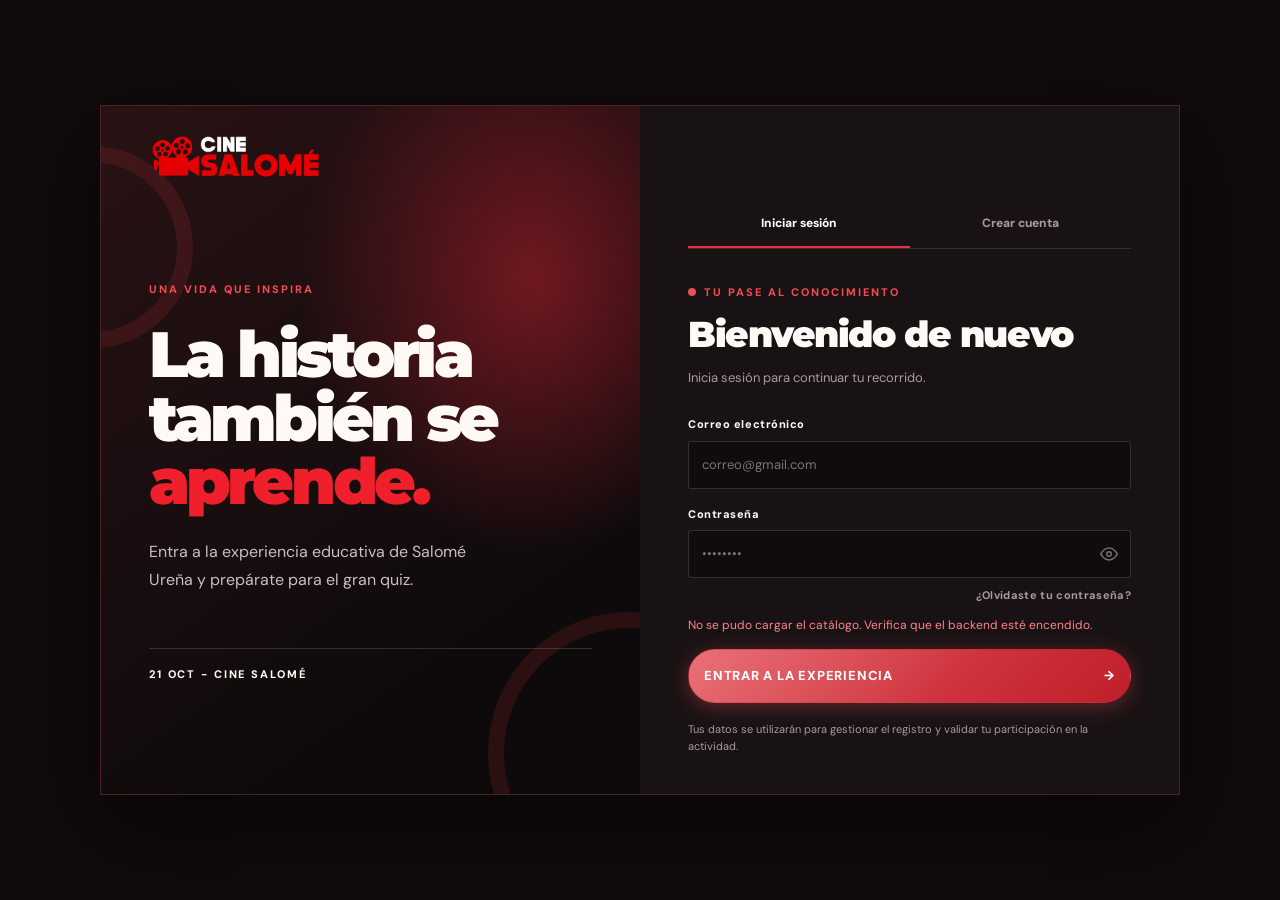
<file: index.html>
﻿<!doctype html>
<html lang="es">
  <head>
    <meta charset="utf-8" />
    <meta content="width=device-width,initial-scale=1" name="viewport" />
    <meta content="#0a0a0a" name="theme-color" />
    <title>CINE SALOMÉ — Inicio</title>
    <link href="style/css/common.css?v=3.3" rel="stylesheet" />
    <link href="style/css/inicio.css?v=3.3" rel="stylesheet" />
    <link href="img/favicon.png" rel="icon" type="image/png" />
  </head>
  <body>
    <nav>
      <a class="logo" href="index.html">
        <img
          referrerpolicy="no-referrer"
          alt="Cine Salomé"
          class="brand-logo"
          src="img/LogoCineSalomé.png"
        />
      </a>
      <button
        aria-expanded="false"
        aria-label="Abrir menú"
        class="menu-toggle"
        id="menuToggle"
      >
        ☰
      </button>
      <ul class="nav-links" id="navLinks">
        <li><a aria-current="page" href="index.html">Inicio</a></li>
        <li><a href="biografia.html">Biografía</a></li>
        <li><a href="aportes.html">Aportes</a></li>
        <li><a href="obras.html">Obras</a></li>
        <li><a href="linea-tiempo.html">Línea del tiempo</a></li>
        <li>
          <a class="nav-cta" href="quiz.html">Pon a prueba lo aprendido</a>
        </li>
      </ul>
    </nav>

    <main>
      <!-- Hero -->
      <section id="hero">
        <div>
          <div class="eyebrow">Una historia real · Cine biográfico</div>
          <h1 class="hero-title">CINE <em>SALOMÉ</em></h1>
          <p class="hero-sub">
            Una vida que inspira. Entra en la historia de Salomé Ureña: poeta,
            educadora y mujer que abrió caminos para la formación de las
            dominicanas.
          </p>
          <div class="hero-actions">
            <a class="btn btn-primary" href="biografia.html"
              >Comenzar la historia ↓</a
            >
            <a class="btn btn-light" href="obras.html">Ver sus obras ✦</a>
          </div>
          <div class="hero-note">
            <strong>1850–1897</strong>
            <span>Una historia que merece ser contada.</span>
          </div>
        </div>
        <div
          aria-label="Ilustración decorativa de Salomé Ureña"
          class="hero-visual"
        >
          <div class="floating-card float-one">
            <small>Protagonista</small>
            <strong>Una vida que inspira</strong>
          </div>
          <div class="portrait-frame">
            <img
              referrerpolicy="no-referrer"
              alt="Retrato histórico de Salomé Ureña de Henríquez"
              class="portrait-art historical-portrait"
              decoding="async"
              loading="lazy"
              src="https://commons.wikimedia.org/wiki/Special:FilePath/Salom%C3%A9_Ure%C3%B1a_de_Henr%C3%ADquez.jpg"
            />
            <div class="portrait-caption">
              <a
                href="https://commons.wikimedia.org/wiki/File:Salom%C3%A9_Ure%C3%B1a_de_Henr%C3%ADquez.jpg"
                rel="noopener noreferrer"
                target="_blank"
                >RETRATO HISTÓRICO · WIKIMEDIA COMMONS</a
              >
            </div>
          </div>
          <div class="floating-card float-two">
            <small>Una fecha para recordar</small>
            <strong>21 de octubre</strong>
          </div>
        </div>
      </section>

      <!-- Seis escenas -->
      <section class="content-section">
        <div class="section-head reveal">
          <div class="section-kicker">Explora la historia</div>
          <h2 class="section-title">
            Una protagonista, <span>seis escenas</span>
          </h2>
          <p class="section-intro">
            Recorre la vida, obra e impacto de una de las figuras más
            importantes de la cultura dominicana.
          </p>
        </div>
        <div class="quick-grid">
          <a class="quick-card reveal" href="biografia.html">
            <div class="qcard-icon">
              <svg class="site-icon site-icon-lg" viewBox="0 0 24 24">
                <path d="M4 19.5A2.5 2.5 0 0 1 6.5 17H20"></path>
                <path
                  d="M6.5 2H20v20H6.5A2.5 2.5 0 0 1 4 19.5v-15A2.5 2.5 0 0 1 6.5 2z"
                ></path>
              </svg>
            </div>
            <h3>Su biografía</h3>
            <p>
              Conoce sus orígenes, su familia, su vocación literaria y los datos
              esenciales de su vida.
            </p>
          </a>
          <a class="quick-card reveal" href="aportes.html">
            <div class="qcard-icon">
              <svg class="site-icon site-icon-lg" viewBox="0 0 24 24">
                <path
                  d="m12 3-1.912 5.813a2 2 0 0 1-1.275 1.275L3 12l5.813 1.912a2 2 0 0 1 1.275 1.275L12 21l1.912-5.813a2 2 0 0 1 1.275-1.275L21 12l-5.813-1.912a2 2 0 0 1-1.275-1.275L12 3Z"
                ></path>
              </svg>
            </div>
            <h3>Su legado</h3>
            <p>
              Descubre cómo transformó la poesía y abrió la educación formal
              para las mujeres dominicanas.
            </p>
          </a>
          <a class="quick-card reveal" href="obras.html">
            <div class="qcard-icon">
              <svg class="site-icon site-icon-lg" viewBox="0 0 24 24">
                <path
                  d="M17 3a2.828 2.828 0 1 1 4 4L7.5 20.5 2 22l1.5-5.5L17 3z"
                ></path>
              </svg>
            </div>
            <h3>Sus obras</h3>
            <p>
              Lee fragmentos reales de sus poemas más famosos: El ave y el nido,
              Ruinas, A la patria y más.
            </p>
          </a>
          <a class="quick-card reveal" href="linea-tiempo.html">
            <div class="qcard-icon">
              <svg class="site-icon site-icon-lg" viewBox="0 0 24 24">
                <path d="M5 22h14"></path>
                <path d="M5 2h14"></path>
                <path
                  d="M17 22v-4.172a2 2 0 0 0-.586-1.414L12 12l-4.414 4.414A2 2 0 0 0 7 17.828V22"
                ></path>
                <path
                  d="M7 2v4.172a2 2 0 0 0 .586 1.414L12 12l4.414-4.414A2 2 0 0 0 17 6.172V2"
                ></path>
              </svg>
            </div>
            <h3>Línea del tiempo</h3>
            <p>
              Un recorrido cronológico por los momentos clave de su vida, desde
              1850 hasta su legado eterno.
            </p>
          </a>
          <a class="quick-card reveal" href="educacion.html">
            <div class="qcard-icon">
              <svg class="site-icon site-icon-lg" viewBox="0 0 24 24">
                <path d="m3 9 9-7 9 7v11a2 2 0 0 1-2 2H5a2 2 0 0 1-2-2z"></path>
                <polyline points="9 22 9 12 15 12 15 22"></polyline>
              </svg>
            </div>
            <h3>Educación</h3>
            <p>
              Explora el Instituto de Señoritas: las materias, las maestras
              graduadas y su impacto social.
            </p>
          </a>
          <a class="quick-card reveal nav-cta-card" href="quiz.html">
            <div class="qcard-icon">
              <svg class="site-icon site-icon-lg" viewBox="0 0 24 24">
                <rect
                  width="20"
                  height="20"
                  x="2"
                  y="2"
                  rx="2.18"
                  ry="2.18"
                ></rect>
                <line x1="7" x2="7" y1="2" y2="22"></line>
                <line x1="17" x2="17" y1="2" y2="22"></line>
                <line x1="2" x2="22" y1="12" y2="12"></line>
                <line x1="2" x2="7" y1="7" y2="7"></line>
                <line x1="2" x2="7" y1="17" y2="17"></line>
                <line x1="17" x2="22" y1="17" y2="17"></line>
                <line x1="17" x2="22" y1="7" y2="7"></line>
              </svg>
            </div>
            <h3>El quiz</h3>
            <p>
              Comprueba cuánto aprendiste sobre Salomé Ureña y gana tu lugar en
              la historia.
            </p>
          </a>
        </div>
      </section>

      <!-- Estadísticas animadas -->
      <section class="content-section stats-section">
        <div class="section-head reveal">
          <div class="section-kicker">En números</div>
          <h2 class="section-title">Su historia, <span>en cifras</span></h2>
        </div>
        <div class="stats-grid">
          <div class="stat-card reveal">
            <span class="stat-number" data-target="47">47</span>
            <span class="stat-label">Años de vida</span>
            <span class="stat-desc"
              >Nació el 21 oct. 1850 · Murió el 6 mar. 1897</span
            >
          </div>
          <div class="stat-card reveal">
            <span class="stat-number" data-target="12">12</span>
            <span class="stat-label">Años del Instituto</span>
            <span class="stat-desc"
              >Fundado en 1881, cerró en 1893 por su enfermedad</span
            >
          </div>
          <div class="stat-card reveal">
            <span class="stat-number" data-target="6">6</span>
            <span class="stat-label">Primeras maestras</span>
            <span class="stat-desc">Primera promoción graduada en 1887</span>
          </div>
          <div class="stat-card reveal">
            <span class="stat-number" data-target="3">3</span>
            <span class="stat-label">Hijos ilustres</span>
            <span class="stat-desc"
              >Pedro, Maximiliano y Francisco Henríquez Ureña</span
            >
          </div>
        </div>
      </section>

      <!-- Cita rotativa -->
      <section class="content-section quote-section">
        <div class="quote-rotativa reveal">
          <div class="quote-deco">"</div>
          <p class="quote-text" id="quoteText"></p>
          <p class="quote-obra" id="quoteObra"></p>
          <div class="quote-dots" id="quoteDots"></div>
        </div>
      </section>
    </main>

    <footer>
      <div class="footer-mark">
        <img
          src="img/LogoCineSalomé.png"
          alt="Cine Salom\u00e9"
          class="footer-logo"
        />
      </div>
      <p class="footer-quote">La pantalla se apaga. Su legado permanece.</p>
      <div class="footer-bottom">
        Una vida que inspira · Experiencia educativa inspirada en el cine
      </div>
    </footer>

    <button aria-label="Volver arriba" class="back-top" id="backTop">↑</button>

    <script src="style/js/common.js"></script>
    <script src="style/js/inicio.js"></script>
    <script src="api-config.js"></script>
    <script src="style/js/auth.js"></script>
  </body>
</html>
</file>
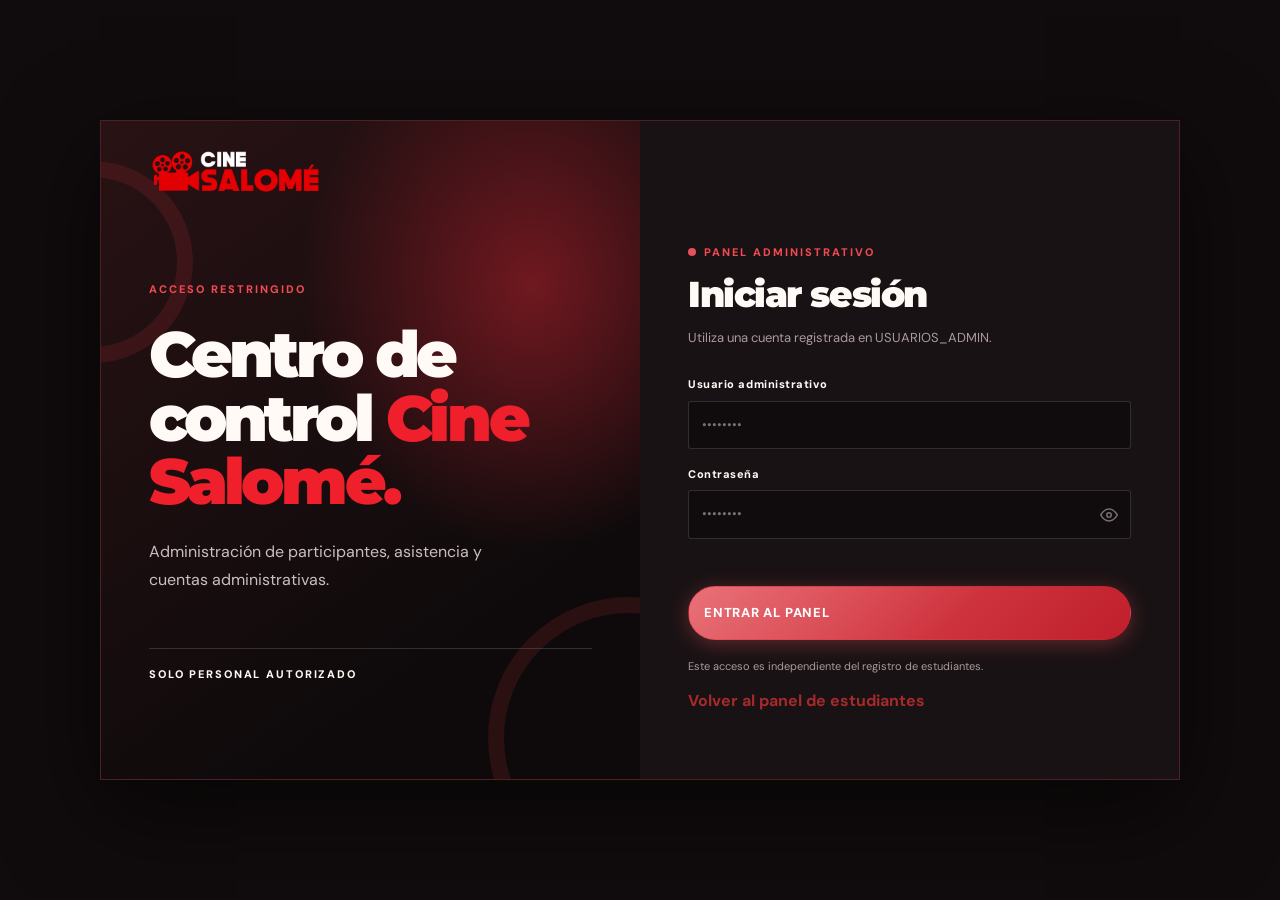
<file: admin/index.html>
<!DOCTYPE html>
<html lang="es">
 <head>
  <meta charset="utf-8"/>
  <meta content="width=device-width, initial-scale=1" name="viewport"/>
  <meta content="#110d0e" name="theme-color"/>
  <title>
   Administración · Cine Salomé
  </title>
  <link href="../style/css/common.css" rel="stylesheet"/>
  <link href="../style/css/auth.css" rel="stylesheet"/>
  <link href="admin.css" rel="stylesheet"/>
  <link href="../img/favicon.png" rel="icon" type="image/png"/>
 </head>
 <body class="auth-page">
  <main class="auth-shell">
   <a class="auth-brand" href="./">
    <img alt="Cine Salomé" class="brand-logo" src="../img/LogoCineSalomé.png"/>
   </a>
   <div class="auth-poster">
    <div class="film-kicker">
     ACCESO RESTRINGIDO
    </div>
    <div class="poster-title">
     Centro de
     <br/>
     control
     <span>
      Cine Salomé.
     </span>
    </div>
    <p>
     Administración de participantes, asistencia y cuentas administrativas.
    </p>
    <div class="poster-date">
     SOLO PERSONAL AUTORIZADO
    </div>
   </div>
   <section class="auth-card">
    <p class="eyebrow">
     Panel administrativo
    </p>
    <h1>
     Iniciar sesión
    </h1>
    <p class="auth-subtitle">
     Utiliza una cuenta registrada en USUARIOS_ADMIN.
    </p>
    <form id="adminLoginForm">
     <div class="form-field">
      <label for="username">
       Usuario administrativo
      </label>
      <input autocomplete="username" id="username" minlength="3" name="USUARIO" placeholder="••••••••" required="" type="text"/>
     </div>
     <div class="form-field">
      <label for="password">
       Contraseña
      </label>
      <div class="password-wrapper">
       <input autocomplete="current-password" id="password" name="CONTRASEÑA" placeholder="••••••••" required="" type="password"/>
       <button type="button" class="password-toggle" id="toggleAdminPassword" aria-label="Mostrar u ocultar contraseña">
        <svg id="adminEyeIcon" viewBox="0 0 24 24" fill="none" stroke="currentColor" stroke-width="2" stroke-linecap="round" stroke-linejoin="round">
         <path d="M1 12s4-8 11-8 11 8 11 8-4 8-11 8-11-8-11-8z"/>
         <circle cx="12" cy="12" r="3"/>
        </svg>
        <svg id="adminEyeOffIcon" viewBox="0 0 24 24" fill="none" stroke="currentColor" stroke-width="2" stroke-linecap="round" stroke-linejoin="round" style="display:none;">
         <path d="M17.94 17.94A10.07 10.07 0 0 1 12 20c-7 0-11-8-11-8a18.45 18.45 0 0 1 5.06-5.94M9.9 4.24A9.12 9.12 0 0 1 12 4c7 0 11 8 11 8a18.5 18.5 0 0 1-2.16 3.19m-6.72-1.07a3 3 0 1 1-4.24-4.24"/>
         <line x1="1" y1="1" x2="23" y2="23"/>
        </svg>
       </button>
      </div>
     </div>
     <div aria-live="polite" class="form-error" id="adminMessage" role="alert">
     </div>
     <button class="btn btn-primary auth-submit" id="adminSubmit" type="submit">
      Entrar al panel
     </button>
    </form>
    <p class="auth-note">
     Este acceso es independiente del registro de estudiantes.
    </p>
    <a class="student-login-link" href="../login.html">
     Volver al panel de estudiantes
    </a>
   </section>
  </main>
  <script src="../api-config.js">
  </script>
  <script src="admin-login.js">
  </script>
 </body>
</html>
</file>
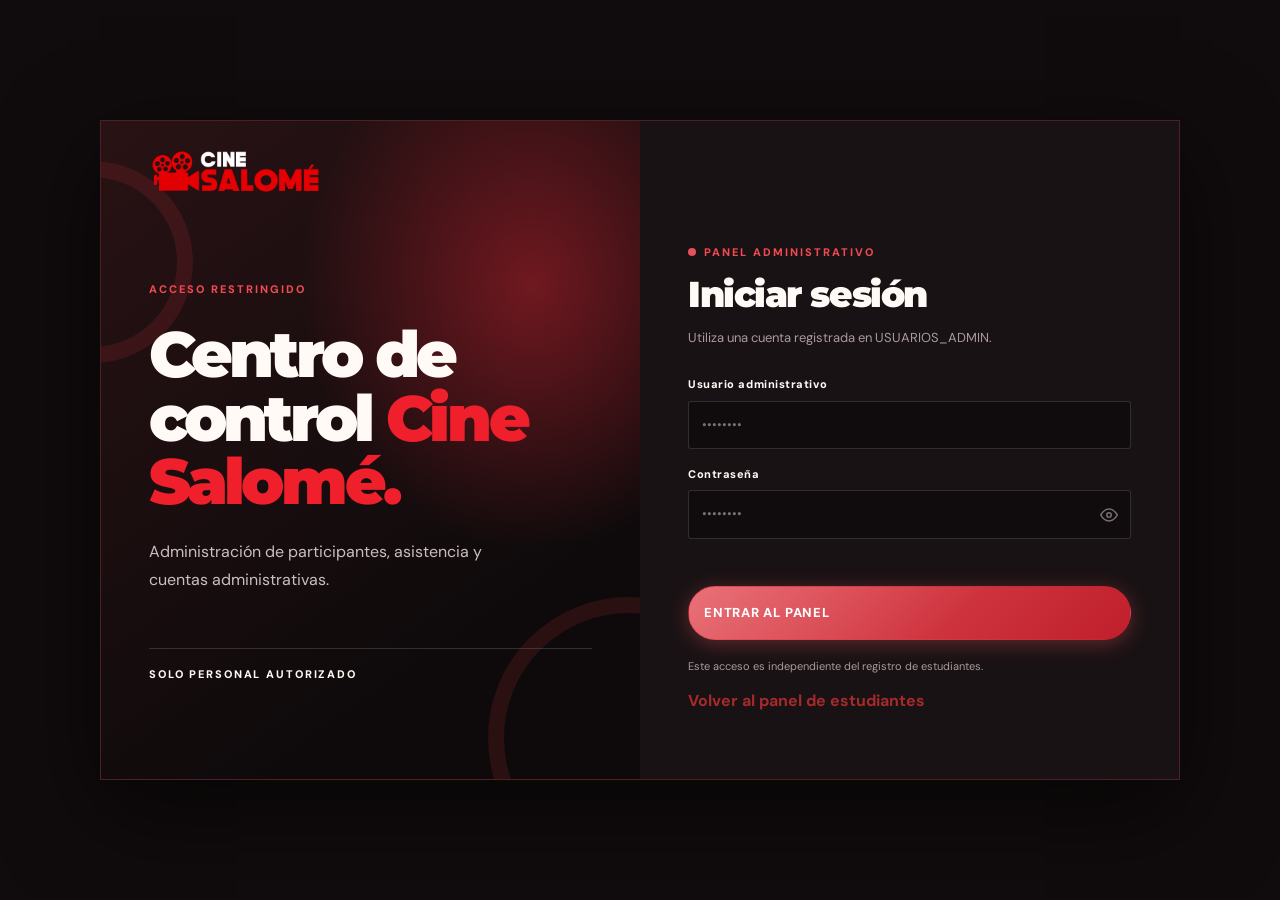
<file: admin.html>
<!doctype html><html lang="es"><head><meta charset="utf-8"><meta http-equiv="refresh" content="0;url=admin/"><meta name="viewport" content="width=device-width,initial-scale=1"><title>Administración · Cine Salomé</title></head><body><p>Abriendo <a href="admin/">el acceso administrativo</a>…</p><script>location.replace('admin/')</script></body></html>
</file>
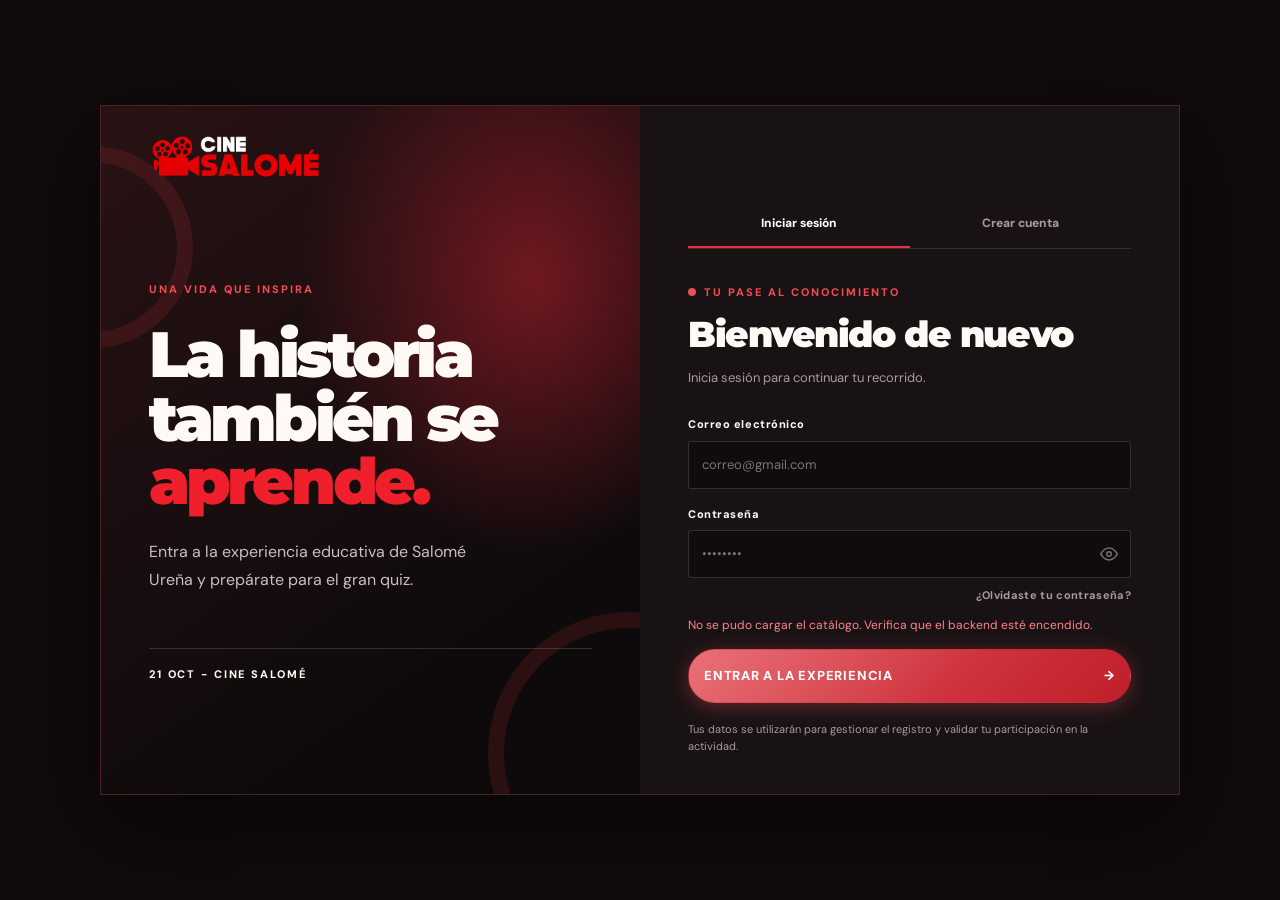
<file: aportes.html>
﻿<!doctype html>
<html lang="es">
  <head>
    <meta charset="utf-8" />
    <meta content="width=device-width,initial-scale=1" name="viewport" />
    <title>CINE SALOMÉ — Aportes</title>
    <link href="style/css/common.css?v=3.3" rel="stylesheet" />
    <link href="style/css/aportes.css?v=3.3" rel="stylesheet" />
    <link href="img/favicon.png" rel="icon" type="image/png" />
  </head>
  <body>
    <nav>
      <a class="logo" href="index.html"
        ><img
          referrerpolicy="no-referrer"
          alt="Cine Salomé"
          class="brand-logo"
          src="img/LogoCineSalomé.png"
      /></a>
      <button
        aria-expanded="false"
        aria-label="Abrir menú"
        class="menu-toggle"
        id="menuToggle"
      >
        ☰
      </button>
      <ul class="nav-links" id="navLinks">
        <li><a href="index.html">Inicio</a></li>
        <li><a href="biografia.html">Biografía</a></li>
        <li><a aria-current="page" href="aportes.html">Aportes</a></li>
        <li><a href="obras.html">Obras</a></li>
        <li><a href="linea-tiempo.html">Línea del tiempo</a></li>
        <li>
          <a class="nav-cta" href="quiz.html">Pon a prueba lo aprendido</a>
        </li>
      </ul>
    </nav>
    <main>
      <header class="page-hero">
        <div class="eyebrow">02 · Su impacto</div>
        <h1 class="page-title">
          Una mujer que abrió <span>nuevos caminos</span>
        </h1>
        <p class="page-intro">
          Su influencia fue más allá de la poesía: impulsó ideas educativas y
          sociales que ayudaron a transformar la sociedad dominicana del siglo
          XIX y su legado llega hasta hoy.
        </p>
      </header>

      <!-- Tarjetas de aportes -->
      <section class="content-section">
        <div class="cards-grid">
          <article class="info-card reveal">
            <div class="card-icon">
              <svg class="site-icon site-icon-lg" viewBox="0 0 24 24">
                <path
                  d="M17 3a2.828 2.828 0 1 1 4 4L7.5 20.5 2 22l1.5-5.5L17 3z"
                ></path>
              </svg>
            </div>
            <h3>La poesía como expresión cívica</h3>
            <p>
              Fue la primera mujer en la República Dominicana en usar la poesía
              como tribuna pública. Sus versos patrióticos se recitaban en actos
              oficiales y eran considerados himnos nacionales no oficiales.
            </p>
            <span class="card-tag">Literatura</span>
          </article>
          <article class="info-card reveal">
            <div class="card-icon">
              <svg class="site-icon site-icon-lg" viewBox="0 0 24 24">
                <path d="M4 19.5A2.5 2.5 0 0 1 6.5 17H20"></path>
                <path
                  d="M6.5 2H20v20H6.5A2.5 2.5 0 0 1 4 19.5v-15A2.5 2.5 0 0 1 6.5 2z"
                ></path>
              </svg>
            </div>
            <h3>Educación superior para mujeres</h3>
            <p>
              Fundó el <strong>Instituto de Señoritas</strong> (1881), la
              primera institución de educación superior y formación docente para
              mujeres en el país, rompiendo siglos de exclusión educativa.
            </p>
            <span class="card-tag">Igualdad educativa</span>
          </article>
          <article class="info-card reveal">
            <div class="card-icon">
              <svg class="site-icon site-icon-lg" viewBox="0 0 24 24">
                <path d="m3 9 9-7 9 7v11a2 2 0 0 1-2 2H5a2 2 0 0 1-2-2z"></path>
                <polyline points="9 22 9 12 15 12 15 22"></polyline>
              </svg>
            </div>
            <h3>Formación de maestras</h3>
            <p>
              El Instituto graduó en 1887 las primeras seis maestras normalistas
              de la República Dominicana, abriendo el camino para que las
              mujeres ejercieran una profesión y participaran en la vida
              pública.
            </p>
            <span class="card-tag">Enseñanza</span>
          </article>
          <article class="info-card reveal">
            <div class="card-icon">
              <svg class="site-icon site-icon-lg" viewBox="0 0 24 24">
                <path
                  d="M12 2a10 10 0 0 1 10 10c0 5.523-4.477 10-10 10S2 17.523 2 12A10 10 0 0 1 12 2Z"
                ></path>
                <path d="M12 6v6l4 2"></path>
              </svg>
            </div>
            <h3>Inspiración del feminismo dominicano</h3>
            <p>
              Su defensa pública del derecho de la mujer a la educación y al
              trabajo intelectual sentó las bases del movimiento feminista
              dominicano del siglo XX. Fue pionera sin llamarse feminista.
            </p>
            <span class="card-tag">Derechos de la mujer</span>
          </article>
          <article class="info-card reveal">
            <div class="card-icon">
              <svg class="site-icon site-icon-lg" viewBox="0 0 24 24">
                <path d="M22 10v6M2 10l10-5 10 5-10 5z"></path>
                <path d="M6 12v5c3 3 9 3 12 0v-5"></path>
              </svg>
            </div>
            <h3>Legado en sus hijos</h3>
            <p>
              Educó a cuatro hijos que se convirtieron en humanistas, escritores
              y pensadores de alcance continental: Pedro, Max, Frank y Camila
              Henríquez Ureña. Un legado intelectual único.
            </p>
            <span class="card-tag">Familia · Educación</span>
          </article>
          <article class="info-card reveal">
            <div class="card-icon">
              <svg class="site-icon site-icon-lg" viewBox="0 0 24 24">
                <circle cx="12" cy="8" r="6"></circle>
                <path d="M15.477 12.89 17 22l-5-3-5 3 1.523-9.11"></path>
              </svg>
            </div>
            <h3>Reconocimiento nacional eterno</h3>
            <p>
              Sus restos reposan en el <strong>Panteón de la Patria</strong>. Su
              imagen está en el billete de 500 pesos. El mayor instituto de
              formación docente del país —ISFODOSU— lleva su nombre.
            </p>
            <span class="card-tag">Legado póstumo</span>
          </article>
        </div>
      </section>

      <!-- Galería Visual de Homenajes e Imágenes -->
      <section class="content-section gallery-section">
        <div class="section-head reveal">
          <div class="section-kicker">Iconografía y Memoria</div>
          <h2 class="section-title">Homenajes que <span>perduran</span></h2>
          <p class="section-intro">
            Monumentos, efigies y conmemoraciones que mantienen viva la llama de
            Salomé Ureña en el corazón del pueblo.
          </p>
        </div>
        <div class="homenajes-grid">
          <div class="homenaje-card reveal">
            <div class="homenaje-img-frame">
              <img
                referrerpolicy="no-referrer"
                alt="Retrato histórico de Salomé Ureña"
                class="homenaje-img"
                loading="lazy"
                src="https://commons.wikimedia.org/wiki/Special:FilePath/Salom%C3%A9_Ure%C3%B1a.jpg"
                onerror="
                  this.onerror = null;
                  this.src =
                    'https://commons.wikimedia.org/wiki/Special:FilePath/Salom%C3%A9_Ure%C3%B1a_de_Henr%C3%ADquez.jpg';
                "
              />
              <div class="homenaje-tag">La Efigie Nacional</div>
            </div>
            <div class="homenaje-content">
              <h3>Voz Poética de la República</h3>
              <p>
                Distinguida en 1877 con la Medalla de Honor por la Sociedad
                Literaria «Amigos del País». Su rostro hoy simboliza el
                pensamiento ilustrado caribeño en el billete nacional de 500
                pesos.
              </p>
            </div>
          </div>

          <div class="homenaje-card reveal">
            <div class="homenaje-img-frame">
              <img
                referrerpolicy="no-referrer"
                alt="Estatua de Salomé Ureña en Santo Domingo"
                class="homenaje-img"
                loading="lazy"
                src="https://upload.wikimedia.org/wikipedia/commons/thumb/a/a0/StatueSalom%C3%A9Ure%C3%B1a_2021-12.jpg/800px-StatueSalom%C3%A9Ure%C3%B1a_2021-12.jpg"
                onerror="
                  this.onerror = null;
                  this.src =
                    'https://upload.wikimedia.org/wikipedia/commons/a/a0/StatueSalom%C3%A9Ure%C3%B1a_2021-12.jpg';
                "
              />
              <div class="homenaje-tag">Monumento Público</div>
            </div>
            <div class="homenaje-content">
              <h3>Estatua en la Plaza de la Poesía</h3>
              <p>
                Escultura solemne erigida en Santo Domingo, capital dominicana,
                donde cada 21 de octubre poetas, educadores y estudiantes rinden
                tributo floral en el Día Nacional del Poeta.
              </p>
            </div>
          </div>
        </div>
      </section>

      <!-- Impacto en números -->
      <section class="content-section impacto-section">
        <div class="section-head reveal">
          <div class="section-kicker">El alcance de su huella</div>
          <h2 class="section-title">Su impacto, <span>en números</span></h2>
        </div>
        <div class="impacto-grid">
          <div class="impacto-card reveal">
            <span class="impacto-num" data-target="1881">1881</span>
            <span class="impacto-label">Año de fundación</span>
            <span class="impacto-desc"
              >del Instituto de Señoritas — primera institución de educación
              superior para mujeres en RD</span
            >
          </div>
          <div class="impacto-card reveal">
            <span class="impacto-num" data-target="6">6</span>
            <span class="impacto-label">Maestras graduadas</span>
            <span class="impacto-desc"
              >en la primera promoción de 1887 — un hito histórico para las
              mujeres dominicanas</span
            >
          </div>
          <div class="impacto-card reveal">
            <span class="impacto-num" data-target="4">4</span>
            <span class="impacto-label">Hijos intelectuales</span>
            <span class="impacto-desc"
              >que dejaron huella en la cultura latinoamericana: Pedro, Max,
              Frank y Camila</span
            >
          </div>
          <div class="impacto-card reveal">
            <span class="impacto-num" data-target="500">500</span>
            <span class="impacto-label">Pesos en billete</span>
            <span class="impacto-desc"
              >su retrato aparece en el billete de 500 pesos dominicanos, junto
              a su hijo Pedro</span
            >
          </div>
        </div>
      </section>

      <!-- Cita final -->
      <section class="content-section aporte-quote-section">
        <div class="aporte-quote reveal">
          <blockquote>
            "La mujer encierra, a despecho del vicio y su veneno,<br />
            los veneros inmensos de la tierra,<br />
            el germen de lo grande y de lo bueno."
          </blockquote>
          <cite>— Salomé Ureña, «Mi ofrenda a la patria» (1887)</cite>
        </div>
      </section>
    </main>

    <footer>
      <div class="footer-mark">
        <img
          src="img/LogoCineSalomé.png"
          alt="Cine Salom\u00e9"
          class="footer-logo"
        />
      </div>
      <p class="footer-quote">La pantalla se apaga. Su legado permanece.</p>
      <div class="footer-bottom">
        Una vida que inspira · Experiencia educativa inspirada en el cine
      </div>
    </footer>
    <button aria-label="Volver arriba" class="back-top" id="backTop">↑</button>
    <script src="style/js/common.js"></script>
    <script src="style/js/aportes.js"></script>
    <script src="api-config.js"></script>
    <script src="style/js/auth.js"></script>
  </body>
</html>
</file>
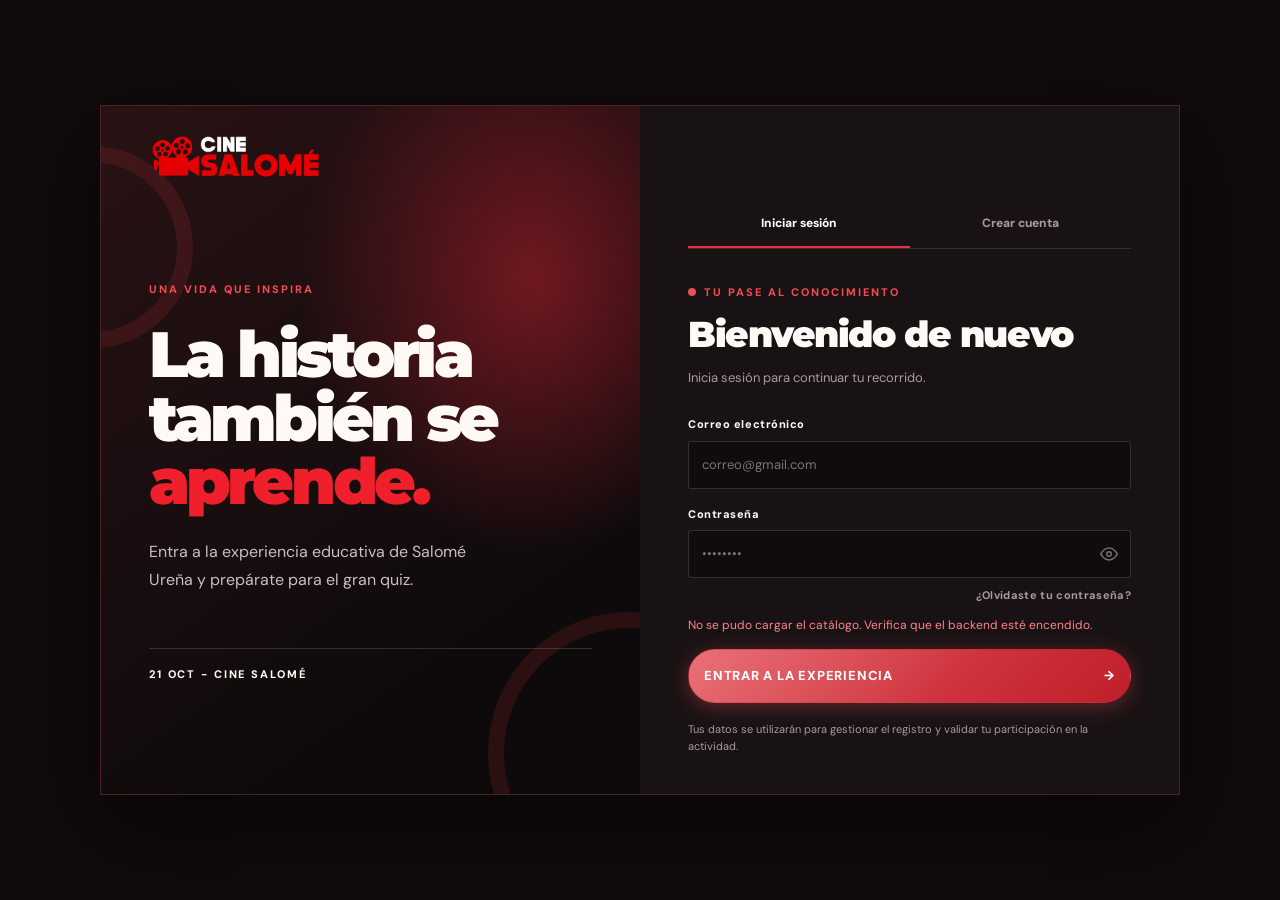
<file: biografia.html>
﻿<!doctype html>
<html lang="es">
  <head>
    <meta charset="utf-8" />
    <meta content="width=device-width,initial-scale=1" name="viewport" />
    <title>CINE SALOMÉ — Biografía</title>
    <link href="style/css/common.css?v=3.4" rel="stylesheet" />
    <link href="style/css/biografia.css?v=3.4" rel="stylesheet" />
    <link href="img/favicon.png" rel="icon" type="image/png" />
  </head>
  <body>
    <nav>
      <a class="logo" href="index.html"
        ><img
          referrerpolicy="no-referrer"
          alt="Cine Salomé"
          class="brand-logo"
          src="img/LogoCineSalomé.png"
      /></a>
      <button
        aria-expanded="false"
        aria-label="Abrir menú"
        class="menu-toggle"
        id="menuToggle"
      >
        ☰
      </button>
      <ul class="nav-links" id="navLinks">
        <li><a href="index.html">Inicio</a></li>
        <li><a aria-current="page" href="biografia.html">Biografía</a></li>
        <li><a href="aportes.html">Aportes</a></li>
        <li><a href="obras.html">Obras</a></li>
        <li><a href="linea-tiempo.html">Línea del tiempo</a></li>
        <li>
          <a class="nav-cta" href="quiz.html">Pon a prueba lo aprendido</a>
        </li>
      </ul>
    </nav>
    <main>
      <header class="page-hero">
        <div class="eyebrow">01 · Su historia</div>
        <h1 class="page-title">¿Quién fue <span>Salomé Ureña?</span></h1>
        <p class="page-intro">
          Poeta, educadora y una de las voces fundamentales de la República
          Dominicana. Su vida es una historia de talento, valentía y amor por su
          patria.
        </p>
      </header>

      <!-- Datos principales con Retrato Histórico -->
      <section class="content-section">
        <div class="about-grid">
          <div class="bio-visual-card reveal">
            <div
              class="portrait-badge-frame"
              style="
                background: #140d0f;
                border: 1px solid rgba(229, 82, 91, 0.5);
                border-radius: 8px;
                overflow: hidden;
                display: flex;
                justify-content: center;
                align-items: center;
                height: 400px;
                padding: 12px;
                position: relative;
              "
            >
              <img
                referrerpolicy="no-referrer"
                alt="Fotografía histórica de Salomé Ureña"
                class="bio-portrait-img"
                loading="lazy"
                src="https://upload.wikimedia.org/wikipedia/commons/9/9f/Salom%C3%A9_Ure%C3%B1a_de_Henr%C3%ADquez.jpg"
                onerror="
                  this.onerror = null;
                  this.src =
                    'https://commons.wikimedia.org/wiki/Special:FilePath/Salom%C3%A9_Ure%C3%B1a_de_Henr%C3%ADquez.jpg';
                "
                style="
                  width: 100%;
                  height: 100%;
                  object-fit: contain;
                  object-position: center top;
                  display: block;
                "
              />
              <div class="portrait-tag-overlay">
                Salomé Ureña Díaz (1850–1897)
              </div>
            </div>
            <div class="quote-mini">
              <blockquote>
                "Para ser del hogar lumbrera y guía,<br />formemos la mujer
                dominicana."
              </blockquote>
              <cite>— «Mi ofrenda a la patria» (1887)</cite>
            </div>
          </div>

          <div class="bio-copy reveal">
            <div class="section-kicker">Orígenes y Vocación</div>
            <h2 class="sub-title">Una llama que encendió una nación</h2>
            <p>
              Salomé Ureña de Henríquez nació el
              <strong>21 de octubre de 1850</strong> en Santo Domingo. Hija del
              poeta y abogado <strong>Nicolás Ureña de Mendoza</strong> y de
              <strong>Gregoria Díaz de León</strong>, creció en un ambiente de
              intensa devoción a las letras y la filosofía.
            </p>
            <p>
              A los <strong>15 años</strong> comenzó a componer sus primeros
              versos, y a los
              <strong>17 publicó sus primeras obras</strong> bajo el seudónimo
              <em>«Herminia»</em>. En 1874, al firmar con su nombre verdadero,
              sacudió el panorama cultural dominicano con poemas cívicos que
              inspiraban valor en tiempos turbulentos.
            </p>
            <p>
              En <strong>1880</strong> contrajo matrimonio con el ilustre médico
              y escritor <strong>Francisco Henríquez y Carvajal</strong>, quien
              más tarde ejercería como Presidente de la República en 1916.
              Juntos forjaron un hogar que sería cuna de pensadores de relieve
              continental.
            </p>
            <div class="fact-strip">
              <div class="fact">
                <strong>1850</strong>
                <span>Año de nacimiento</span>
              </div>
              <div class="fact">
                <strong>1867</strong>
                <span>Primeros poemas («Herminia»)</span>
              </div>
              <div class="fact">
                <strong>1881</strong>
                <span>Fundación Instituto de Señoritas</span>
              </div>
              <div class="fact">
                <strong>1897</strong>
                <span>Paso a la inmortalidad</span>
              </div>
            </div>
          </div>
        </div>
      </section>

      <!-- Flip cards de datos curiosos interactivos -->
      <section class="content-section flip-section">
        <div class="section-head reveal">
          <div class="section-kicker">Interactúa y aprende</div>
          <h2 class="section-title">
            Secretos de su <span>vida y época</span>
          </h2>
          <p class="section-intro">
            Pasa el cursor o toca cada tarjeta para revelar historias
            fascinantes que marcaron su legado.
          </p>
        </div>
        <div class="flip-grid">
          <div class="flip-card reveal">
            <div class="flip-inner">
              <div class="flip-front">
                <span class="flip-icon">
                  <svg class="site-icon site-icon-lg" viewBox="0 0 24 24">
                    <path d="M16 21v-2a4 4 0 0 0-4-4H6a4 4 0 0 0-4 4v2"></path>
                    <circle cx="9" cy="7" r="4"></circle>
                    <path d="M22 21v-2a4 4 0 0 0-3-3.87"></path>
                    <path d="M16 3.13a4 4 0 0 1 0 7.75"></path>
                  </svg>
                </span>
                <h3>Hogar Intelectual</h3>
                <p>Toca para descubrir ↻</p>
              </div>
              <div class="flip-back">
                <p>
                  Sus cuatro hijos —Pedro, Max, Frank y Camila— se convirtieron
                  en humanistas, educadores y diplomáticos de renombre
                  internacional en América Latina.
                </p>
              </div>
            </div>
          </div>
          <div class="flip-card reveal">
            <div class="flip-inner">
              <div class="flip-front">
                <span class="flip-icon">
                  <svg class="site-icon site-icon-lg" viewBox="0 0 24 24">
                    <path
                      d="M17 3a2.828 2.828 0 1 1 4 4L7.5 20.5 2 22l1.5-5.5L17 3z"
                    ></path>
                  </svg>
                </span>
                <h3>El enigma de «Herminia»</h3>
                <p>Toca para descubrir ↻</p>
              </div>
              <div class="flip-back">
                <p>
                  Durante 7 años (1867–1874) firmó con el seudónimo
                  <em>«Herminia»</em> para protegerse de los prejuicios
                  machistas de la época, hasta que la admiración pública la
                  impulsó a revelar su identidad.
                </p>
              </div>
            </div>
          </div>
          <div class="flip-card reveal">
            <div class="flip-inner">
              <div class="flip-front">
                <span class="flip-icon">
                  <svg class="site-icon site-icon-lg" viewBox="0 0 24 24">
                    <path
                      d="m3 9 9-7 9 7v11a2 2 0 0 1-2 2H5a2 2 0 0 1-2-2z"
                    ></path>
                    <polyline points="9 22 9 12 15 12 15 22"></polyline>
                  </svg>
                </span>
                <h3>Panteón de la Patria</h3>
                <p>Toca para descubrir ↻</p>
              </div>
              <div class="flip-back">
                <p>
                  En 1972 sus restos fueron trasladados con honores militares al
                  <strong>Panteón de la Patria</strong>, siendo una de las
                  escasas heroínas consagradas en el mausoleo nacional
                  dominicano.
                </p>
              </div>
            </div>
          </div>
          <div class="flip-card reveal">
            <div class="flip-inner">
              <div class="flip-front">
                <span class="flip-icon">
                  <svg class="site-icon site-icon-lg" viewBox="0 0 24 24">
                    <rect width="20" height="14" x="2" y="5" rx="2"></rect>
                    <line x1="2" x2="22" y1="10" y2="10"></line>
                  </svg>
                </span>
                <h3>Efigie en el billete</h3>
                <p>Toca para descubrir ↻</p>
              </div>
              <div class="flip-back">
                <p>
                  Su semblante adorna el
                  <strong>billete de 500 pesos dominicanos</strong> junto a su
                  hijo Pedro Henríquez Ureña, símbolo de una estirpe de
                  sabiduría y orgullo patrio.
                </p>
              </div>
            </div>
          </div>
          <div class="flip-card reveal">
            <div class="flip-inner">
              <div class="flip-front">
                <span class="flip-icon">
                  <svg class="site-icon site-icon-lg" viewBox="0 0 24 24">
                    <rect
                      width="18"
                      height="18"
                      x="3"
                      y="4"
                      rx="2"
                      ry="2"
                    ></rect>
                    <line x1="16" x2="16" y1="2" y2="6"></line>
                    <line x1="8" x2="8" y1="2" y2="6"></line>
                    <line x1="3" x2="21" y1="10" y2="10"></line>
                  </svg>
                </span>
                <h3>Día Nacional del Poeta</h3>
                <p>Toca para descubrir ↻</p>
              </div>
              <div class="flip-back">
                <p>
                  En conmemoración a su natalicio, cada
                  <strong>21 de octubre</strong> la República Dominicana celebra
                  el <em>Día Nacional del Poeta</em> en reconocimiento a su voz
                  lírica inmortal.
                </p>
              </div>
            </div>
          </div>
          <div class="flip-card reveal">
            <div class="flip-inner">
              <div class="flip-front">
                <span class="flip-icon">
                  <svg class="site-icon site-icon-lg" viewBox="0 0 24 24">
                    <path d="M22 10v6M2 10l10-5 10 5-10 5z"></path>
                    <path d="M6 12v5c3 3 9 3 12 0v-5"></path>
                  </svg>
                </span>
                <h3>Alma Máter del Magisterio</h3>
                <p>Toca para descubrir ↻</p>
              </div>
              <div class="flip-back">
                <p>
                  El <strong>ISFODOSU</strong> (Instituto Superior de Formación
                  Docente Salomé Ureña) perpetúa su misión formando a los
                  futuros educadores de todo el territorio nacional.
                </p>
              </div>
            </div>
          </div>
        </div>
      </section>

      <!-- Familia e hijos con imágenes -->
      <section class="content-section">
        <div class="section-head reveal">
          <div class="section-kicker">Una familia de gigantes</div>
          <h2 class="section-title">Sus hijos, <span>su mayor obra</span></h2>
          <p class="section-intro">
            La devoción formativa de Salomé floreció en sus hijos, quienes
            transformaron la crítica literaria y la pedagogía hispanoamericana.
          </p>
        </div>
        <div class="hijos-grid">
          <div class="hijo-card reveal">
            <div class="hijo-img-frame">
              <img
                alt="Pedro Henríquez Ureña"
                class="hijo-thumb"
                loading="lazy"
                referrerpolicy="no-referrer"
                src="https://upload.wikimedia.org/wikipedia/commons/thumb/c/cc/Pedro_Henr%C3%ADquez_Ure%C3%B1a.jpg/500px-Pedro_Henr%C3%ADquez_Ure%C3%B1a.jpg"
                onerror="
                  this.onerror = null;
                  this.src =
                    'https://commons.wikimedia.org/wiki/Special:FilePath/Pedro_Henr%C3%ADquez_Ure%C3%B1a.jpg';
                "
                style="
                  width: 100%;
                  height: 100%;
                  object-fit: contain;
                  object-position: center top;
                  display: block;
                "
              />
            </div>
            <div class="hijo-num">01</div>
            <h3>Pedro Henríquez Ureña</h3>
            <span class="hijo-tag">Humanista · Filólogo · Ensayista</span>
            <p>
              Una de las cumbres intelectuales de América Latina. Autor de obras
              cumbres de la historia cultural hispanoamericana e inspirador del
              Grupo Sur en Argentina.
            </p>
          </div>
          <div class="hijo-card reveal">
            <div class="hijo-img-frame">
              <img
                alt="Max Henríquez Ureña"
                class="hijo-thumb"
                loading="lazy"
                referrerpolicy="no-referrer"
                src="https://upload.wikimedia.org/wikipedia/commons/thumb/9/90/Max_Henriquez_Ure%C3%B1a.jpg/500px-Max_Henriquez_Ure%C3%B1a.jpg"
                onerror="
                  this.onerror = null;
                  this.src =
                    'https://commons.wikimedia.org/wiki/Special:FilePath/Max_Henriquez_Ure%C3%B1a.jpg';
                "
                style="
                  width: 100%;
                  height: 100%;
                  object-fit: contain;
                  object-position: center top;
                  display: block;
                "
              />
            </div>
            <div class="hijo-num">02</div>
            <h3>Max Henríquez Ureña</h3>
            <span class="hijo-tag">Escritor · Diplomático · Crítico</span>
            <p>
              Historiador fundamental de la literatura dominicana y antillana.
              Representó dignamente al país en foros internacionales de paz y
              letras.
            </p>
          </div>
          <div class="hijo-card reveal">
            <div class="hijo-img-frame">
              <img
                alt="Camila Henríquez Ureña"
                class="hijo-thumb"
                loading="lazy"
                referrerpolicy="no-referrer"
                src="https://poesiadominicana.jmarcano.com/wp-content/uploads/sites/5/2022/01/Camila_Henriquez.jpg"
                onerror="
                  if (!this.dataset.step) {
                    this.dataset.step = 1;
                    this.src =
                      'https://mujeresbacanas.com/wp-content/uploads/2023/05/Camila-Henriquez-Urena-2.jpg';
                  } else if (this.dataset.step == 1) {
                    this.dataset.step = 2;
                    this.src =
                      'https://latinartmuseum.com/wp-content/uploads/2019/04/CAMILA.jpg';
                  } else if (this.dataset.step == 2) {
                    this.dataset.step = 3;
                    this.src =
                      'https://diccionario.funglode.org/wp-content/uploads/2019/01/Camila-Henriquez-Urena-scaled.jpg';
                  }
                "
                style="
                  width: 100%;
                  height: 100%;
                  object-fit: contain;
                  object-position: center top;
                  display: block;
                "
              />
            </div>
            <div class="hijo-num">03</div>
            <h3>Camila Henríquez Ureña</h3>
            <span class="hijo-tag">Ensayista · Educadora · Feminista</span>
            <p>
              Heredera directa de la pasión pedagógica materna. Pionera en la
              docencia universitaria y defensora vanguardista de la emancipación
              de la mujer.
            </p>
          </div>
        </div>
      </section>

      <!-- Monumento e Inmortalidad con imagen -->
      <section class="content-section monument-section">
        <div
          class="monument-grid"
          style="
            display: grid;
            grid-template-columns: minmax(280px, 420px) 1fr;
            gap: 40px;
            align-items: center;
          "
        >
          <div class="monument-visual reveal">
            <div
              class="monument-frame"
              style="
                border: 1px solid rgba(229, 82, 91, 0.5);
                border-radius: 8px;
                overflow: hidden;
                background: #160e10;
                box-shadow: 0 16px 40px rgba(0, 0, 0, 0.6);
              "
            >
              <img
                referrerpolicy="no-referrer"
                alt="Estatua conmemorativa de Salomé Ureña en Santo Domingo"
                class="monument-img"
                loading="lazy"
                src="https://upload.wikimedia.org/wikipedia/commons/thumb/a/a0/StatueSalom%C3%A9Ure%C3%B1a_2021-12.jpg/800px-StatueSalom%C3%A9Ure%C3%B1a_2021-12.jpg"
                onerror="
                  this.onerror = null;
                  this.src =
                    'https://upload.wikimedia.org/wikipedia/commons/a/a0/StatueSalom%C3%A9Ure%C3%B1a_2021-12.jpg';
                "
                style="
                  width: 100%;
                  height: 460px;
                  object-fit: contain;
                  object-position: center top;
                  display: block;
                  background: #140d0f;
                  padding: 8px;
                "
              />
              <div
                class="monument-caption"
                style="
                  padding: 14px 18px;
                  background: #180f12;
                  text-align: center;
                  border-top: 1px solid rgba(229, 82, 91, 0.3);
                "
              >
                <strong
                  style="
                    display: block;
                    color: #e5525b;
                    font-family: &quot;Montserrat&quot;, Arial, sans-serif;
                    font-size: 12px;
                    letter-spacing: 0.06em;
                    text-transform: uppercase;
                    margin-bottom: 4px;
                  "
                  >Estatua conmemorativa de Salomé Ureña</strong
                >
                <span style="display: block; font-size: 12px; color: #c8beb9"
                  >Plaza de la Poesía · Ciudad Colonial, Santo Domingo</span
                >
              </div>
            </div>
          </div>
          <div class="death-layout reveal">
            <div class="section-kicker">El final y la eternidad</div>
            <h2 class="sub-title">La pantalla se apaga, el espíritu vence</h2>
            <p>
              En 1893 la tuberculosis la forzó a pausar las aulas del amado
              Instituto de Señoritas. En sus últimos años su pluma transitó
              hacia una lírica de honda introspección existencial, abrazando el
              dolor con serenidad y fe republicana.
            </p>
            <p>
              Falleció el <strong>6 de marzo de 1897</strong> a la temprana edad
              de 46 años. Desde 1972 su descanso supremo tiene lugar en el
              <strong>Panteón de la Patria</strong>, como faro moral de las
              generaciones venideras.
            </p>
            <blockquote class="death-quote">
              "Me cercan doquier sombras de muerte<br />y rebosa en mi pecho la
              amargura;<br />mas ¡ah! meced con vuestro arrullo el alma sola."
              <cite>— «Sombras» (1887)</cite>
            </blockquote>
          </div>
        </div>
      </section>

      <!-- Fuentes -->
      <section class="content-section sources-section">
        <div class="section-kicker">Para seguir aprendiendo</div>
        <h2 class="section-title">Fuentes Históricas y Bibliotecas</h2>
        <p class="section-intro">
          Explora archivos y repositorios documentales oficiales sobre su obra.
        </p>
        <ul class="source-links">
          <li>
            <a
              href="https://es.wikipedia.org/wiki/Salom%C3%A9_Ure%C3%B1a"
              rel="noopener noreferrer"
              target="_blank"
              >Biografía completa — Wikipedia en Español</a
            >
          </li>
          <li>
            <a
              href="https://commons.wikimedia.org/wiki/Category:Salome_Ure%C3%B1a"
              rel="noopener noreferrer"
              target="_blank"
              >Galería multimedia de dominio público — Wikimedia Commons</a
            >
          </li>
          <li>
            <a
              href="https://www.biografiasyvidas.com/biografia/u/urena.htm"
              rel="noopener noreferrer"
              target="_blank"
              >Biografía y contexto — Biografías y Vidas</a
            >
          </li>
          <li>
            <a
              href="https://www.isfodosu.edu.do"
              rel="noopener noreferrer"
              target="_blank"
              >ISFODOSU — Instituto Superior de Formación Docente Salomé
              Ureña</a
            >
          </li>
        </ul>
      </section>
    </main>

    <footer>
      <div class="footer-mark">
        <img
          src="img/LogoCineSalomé.png"
          alt="Cine Salomé"
          class="footer-logo"
        />
      </div>
      <p class="footer-quote">La pantalla se apaga. Su legado permanece.</p>
      <div class="footer-bottom">
        Una vida que inspira · Experiencia educativa inspirada en el cine
      </div>
    </footer>
    <button aria-label="Volver arriba" class="back-top" id="backTop">↑</button>
    <script src="style/js/common.js"></script>
    <script src="style/js/biografia.js"></script>
    <script src="api-config.js"></script>
    <script src="style/js/auth.js"></script>
  </body>
</html>
</file>
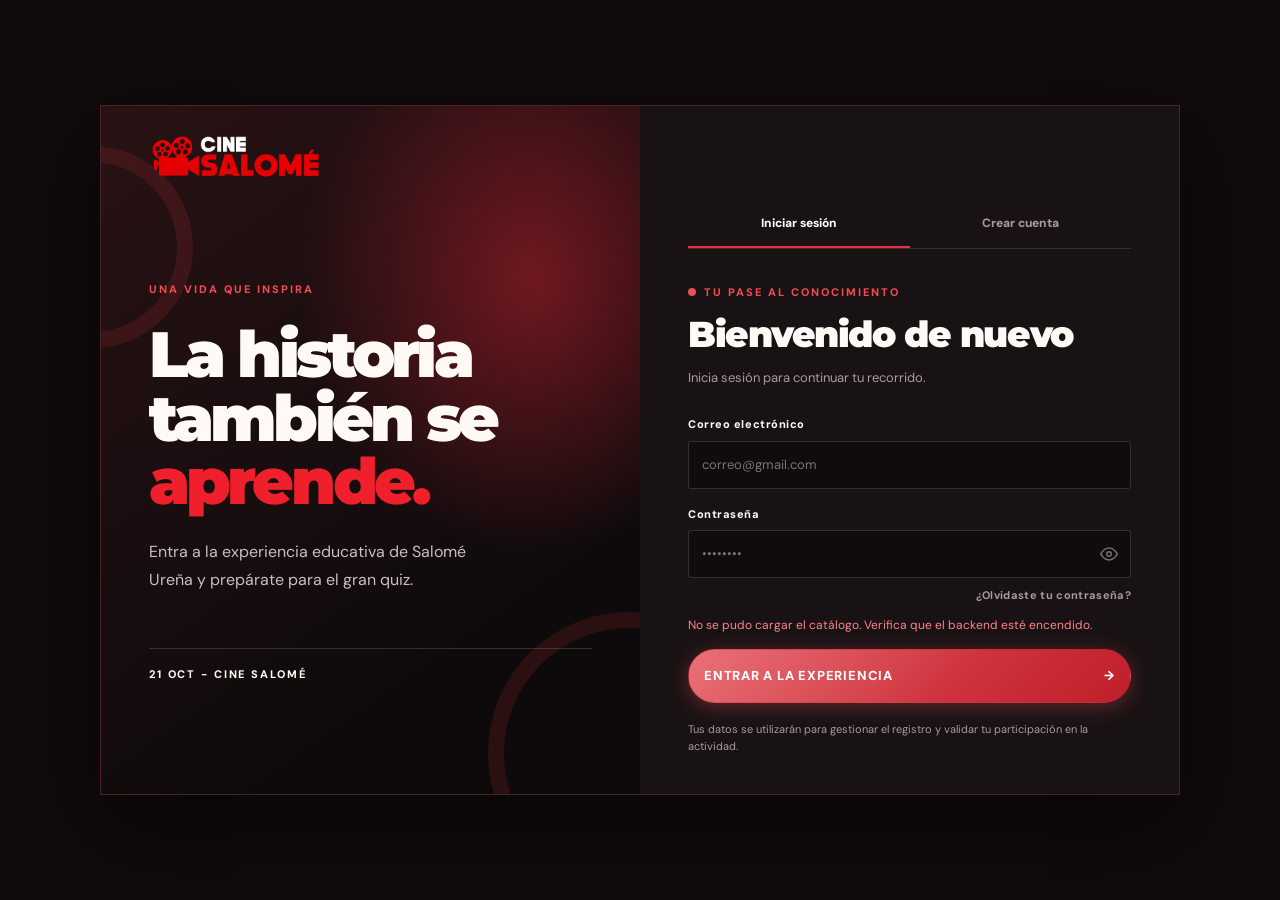
<file: cine_salome.html>
<!DOCTYPE html>
<html lang="es">
 <head>
  <meta charset="utf-8"/>
  <meta content="width=device-width, initial-scale=1" name="viewport"/>
  <meta content="0; url=login.html" http-equiv="refresh"/>
  <title>
   Cine Salom&eacute; &mdash; Una vida que inspira
  </title>
  <script>
   location.replace('login.html');
  </script>
 </head>
 <body>
  <p>
   Abriendo Cine Salom&eacute;&hellip;
   <a href="login.html">
    Continuar
   </a>
  </p>
 </body>
</html>
</file>
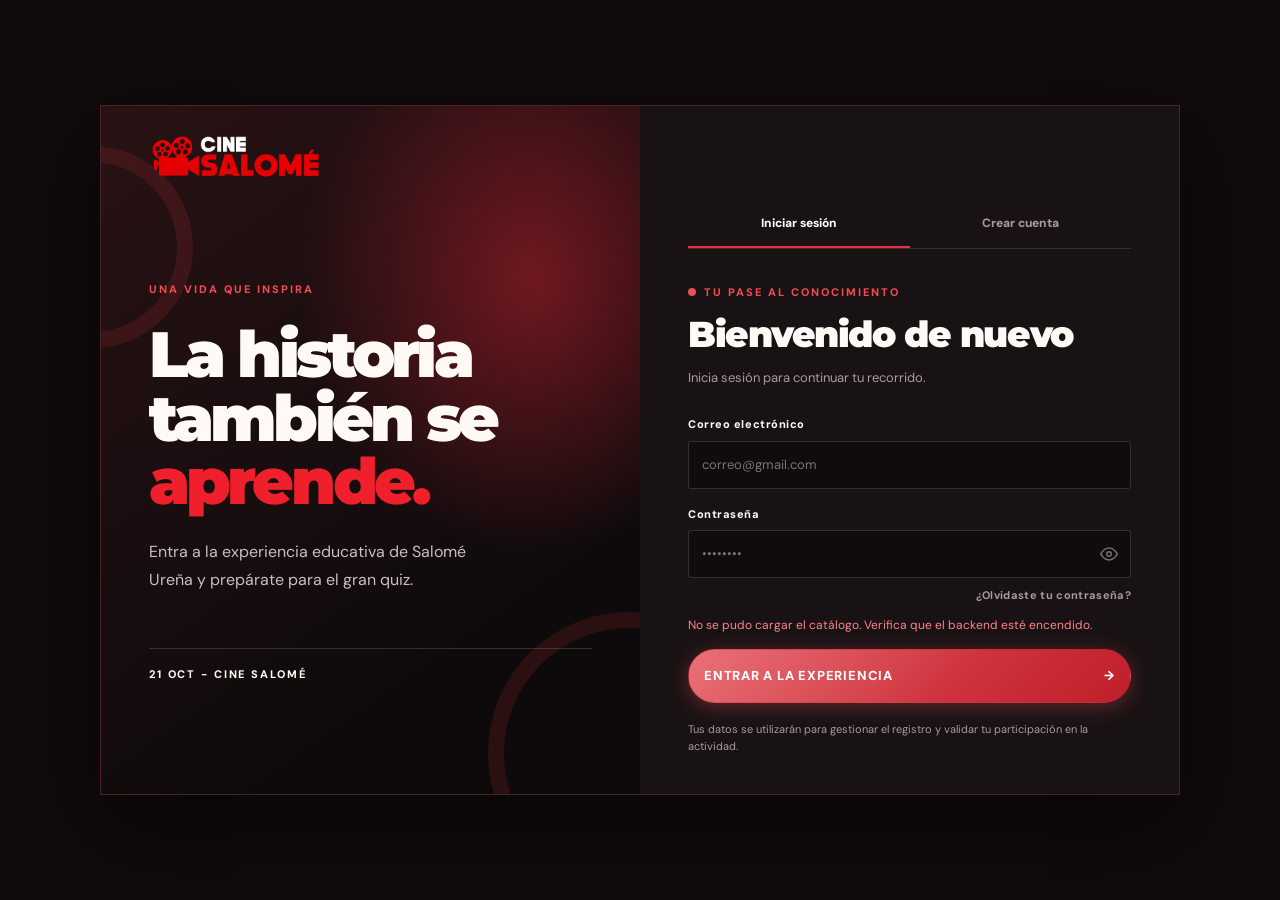
<file: educacion.html>
﻿<!doctype html>
<html lang="es">
  <head>
    <meta charset="utf-8" />
    <meta content="width=device-width,initial-scale=1" name="viewport" />
    <title>CINE SALOMÉ — Educación</title>
    <link href="style/css/common.css?v=3.3" rel="stylesheet" />
    <link href="style/css/educacion.css?v=3.3" rel="stylesheet" />
    <link href="img/favicon.png" rel="icon" type="image/png" />
  </head>
  <body>
    <nav>
      <a class="logo" href="index.html"
        ><img
          referrerpolicy="no-referrer"
          alt="Cine Salomé"
          class="brand-logo"
          src="img/LogoCineSalomé.png"
      /></a>
      <button
        aria-expanded="false"
        aria-label="Abrir menú"
        class="menu-toggle"
        id="menuToggle"
      >
        ☰
      </button>
      <ul class="nav-links" id="navLinks">
        <li><a href="index.html">Inicio</a></li>
        <li><a href="biografia.html">Biografía</a></li>
        <li><a href="aportes.html">Aportes</a></li>
        <li><a href="obras.html">Obras</a></li>
        <li><a href="linea-tiempo.html">Línea del tiempo</a></li>
        <li>
          <a class="nav-cta" href="quiz.html">Pon a prueba lo aprendido</a>
        </li>
      </ul>
    </nav>
    <main>
      <header class="page-hero">
        <div class="eyebrow">05 · Su gran revolución</div>
        <h1 class="page-title">
          Educar era <span>transformar la patria</span>
        </h1>
        <p class="page-intro">
          El 3 de noviembre de 1881 Salomé Ureña fundó el Instituto de
          Señoritas, derribando siglos de exclusión y formando a las primeras
          maestras de la República Dominicana.
        </p>
      </header>

      <!-- Hero Educativo con Retrato y Manifiesto -->
      <section class="content-section">
        <div class="education-layout">
          <div class="edu-visual-frame reveal">
            <div class="edu-img-wrap">
              <img
                referrerpolicy="no-referrer"
                alt="Salomé Ureña educadora"
                class="edu-featured-img"
                loading="lazy"
                src="https://commons.wikimedia.org/wiki/Special:FilePath/Salom%C3%A9_Ure%C3%B1a_de_Henr%C3%ADquez.jpg"
              />
              <div class="edu-badge">Fundado el 3 Nov 1881 · Santo Domingo</div>
            </div>
            <div class="hostos-card">
              <div class="hostos-icon">
                <svg class="site-icon site-icon-lg" viewBox="0 0 24 24">
                  <path
                    d="m3 9 9-7 9 7v11a2 2 0 0 1-2 2H5a2 2 0 0 1-2-2z"
                  ></path>
                  <polyline points="9 22 9 12 15 12 15 22"></polyline>
                </svg>
              </div>
              <div>
                <strong>La inspiración de Hostos</strong>
                <p>
                  Bajo la guía filosófica de Eugenio María de Hostos, Salomé
                  aplicó el positivismo: educar a la mujer en ciencia y razón,
                  no solo en labores del hogar.
                </p>
              </div>
            </div>
          </div>

          <div class="edu-panel reveal">
            <div class="section-kicker">La Revolución Pedagógica</div>
            <h3>¿Por qué rompió paradigmas?</h3>
            <p>
              Hasta 1881 la mujer dominicana estaba confinada a la instrucción
              primaria doméstica. Salomé Ureña y Francisco Henríquez abrieron el
              primer claustro académico de nivel superior para mujeres.
            </p>
            <ul class="edu-points">
              <li>
                <span class="check">✓</span>
                <div>
                  <strong>Acceso a la Ciencia y el Pensamiento Crítico</strong>
                  <p>
                    Reemplazó el bordado por astronomía, física, matemáticas y
                    pedagogía moderna.
                  </p>
                </div>
              </li>
              <li>
                <span class="check">✓</span>
                <div>
                  <strong>Título Profesional Femenino</strong>
                  <p>
                    Permitió a las mujeres obtener el título de Maestras
                    Normalistas con validez estatal.
                  </p>
                </div>
              </li>
              <li>
                <span class="check">✓</span>
                <div>
                  <strong>Independencia y Dignidad Económica</strong>
                  <p>
                    Otorgó a las graduadas capacidad de sustento propio y
                    liderazgo comunitario.
                  </p>
                </div>
              </li>
              <li>
                <span class="check">✓</span>
                <div>
                  <strong>Cimiento del actual ISFODOSU</strong>
                  <p>
                    Inspiró el sistema formativo que hoy educa a miles de
                    profesores en toda la nación.
                  </p>
                </div>
              </li>
            </ul>
          </div>
        </div>
      </section>

      <!-- Las 6 Maestras de la Primera Promoción (1887) -->
      <section class="content-section maestras-section">
        <div class="section-head reveal">
          <div class="section-kicker">12 de abril de 1887</div>
          <h2 class="section-title">Las seis <span>primeras maestras</span></h2>
          <p class="section-intro">
            Estas valientes pioneras se convirtieron en las primeras mujeres con
            título profesional en la historia dominicana.
          </p>
        </div>
        <div class="maestras-grid">
          <div class="maestra-card reveal">
            <div class="maestra-num">01</div>
            <h3>Leonor M. Feltz</h3>
            <span class="maestra-role">Maestra Normalista</span>
            <p>
              Destacada educadora y escritora. Sucedió a Salomé en la dirección
              de centros escolares y luchó incansablemente por la niñez.
            </p>
          </div>
          <div class="maestra-card reveal">
            <div class="maestra-num">02</div>
            <h3>Mercedes Laura Aguiar</h3>
            <span class="maestra-role">Maestra · Pionera Feminista</span>
            <p>
              Líder del magisterio dominicano y fundadora de agrupaciones
              cívicas en defensa del voto femenino.
            </p>
          </div>
          <div class="maestra-card reveal">
            <div class="maestra-num">03</div>
            <h3>Luisa Ozema Pellerano</h3>
            <span class="maestra-role">Maestra Normalista</span>
            <p>
              Educadora insigne; una de las calles y centros más representativos
              de Santo Domingo honra su memoria.
            </p>
          </div>
          <div class="maestra-card reveal">
            <div class="maestra-num">04</div>
            <h3>Ana Josefa Puello</h3>
            <span class="maestra-role">Pedagoga y Formadora</span>
            <p>
              Dedicó más de cuatro décadas a la formación de nuevas generaciones
              en ciencias y gramática.
            </p>
          </div>
          <div class="maestra-card reveal">
            <div class="maestra-num">05</div>
            <h3>Altagracia Henríquez Perdomo</h3>
            <span class="maestra-role">Maestra e Intelectual</span>
            <p>
              Defensora de la escuela pública laica y del método de observación
              experimental en la enseñanza.
            </p>
          </div>
          <div class="maestra-card reveal">
            <div class="maestra-num">06</div>
            <h3>Catalina Pou</h3>
            <span class="maestra-role">Maestra de Escuela Normal</span>
            <p>
              Pilar de la instrucción primaria y promotora de escuelas nocturnas
              para mujeres trabajadoras.
            </p>
          </div>
        </div>
      </section>

      <!-- Plan de Estudios Interactivo -->
      <section class="content-section curr-section">
        <div class="section-head reveal">
          <div class="section-kicker">Currículo Hostosiano</div>
          <h2 class="section-title">
            ¿Qué materias <span>se enseñaban?</span>
          </h2>
          <p class="section-intro">
            El currículo fue vanguardista para su siglo. Haz clic en cada área
            para explorar las asignaturas del Instituto.
          </p>
        </div>
        <div class="curr-tabs reveal" id="currTabs">
          <button class="curr-tab active" data-tab="ciencias">
            Ciencias Exactas
          </button>
          <button class="curr-tab" data-tab="humanidades">
            Humanidades y Letras
          </button>
          <button class="curr-tab" data-tab="pedagogia">
            Formación Docente
          </button>
        </div>

        <div class="curr-content-wrap reveal" id="currContent">
          <div class="curr-pane active" id="pane-ciencias">
            <div class="pane-grid">
              <div class="subject-item">
                <span class="sub-icon">
                  <svg class="site-icon site-icon-lg" viewBox="0 0 24 24">
                    <path
                      d="m21.73 18-8-14a2 2 0 0 0-3.48 0l-8 14A2 2 0 0 0 4 21h16a2 2 0 0 0 1.73-3Z"
                    ></path>
                    <line x1="12" x2="12" y1="9" y2="13"></line>
                    <line x1="12" x2="12.01" y1="17" y2="17"></line>
                  </svg>
                </span>
                <h4>Aritmética y Geometría</h4>
                <p>
                  Cálculo analítico, problemas razonados y teoremas de medición
                  espacial.
                </p>
              </div>
              <div class="subject-item">
                <span class="sub-icon">
                  <svg class="site-icon site-icon-lg" viewBox="0 0 24 24">
                    <path d="M6 18h8"></path>
                    <path d="M3 22h18"></path>
                    <path
                      d="m14 22 3-3V7a2 2 0 0 0-2-2h-2V3a1 1 0 0 0-1-1H9a1 1 0 0 0-1 1v2H6a2 2 0 0 0-2 2v12l3 3"
                    ></path>
                    <path d="M9 14h2"></path>
                  </svg>
                </span>
                <h4>Física y Química Básica</h4>
                <p>
                  Principios de la materia, leyes mecánicas y experimentos de
                  laboratorio.
                </p>
              </div>
              <div class="subject-item">
                <span class="sub-icon">
                  <svg class="site-icon site-icon-lg" viewBox="0 0 24 24">
                    <circle cx="12" cy="12" r="10"></circle>
                    <line x1="2" x2="22" y1="12" y2="12"></line>
                    <path
                      d="M12 2a15.3 15.3 0 0 1 4 10 15.3 15.3 0 0 1-4 10 15.3 15.3 0 0 1-4-10 15.3 15.3 0 0 1 4-10z"
                    ></path>
                  </svg>
                </span>
                <h4>Geografía y Cosmografía</h4>
                <p>Cartografía mundial, mapas patrios y astronomía esférica.</p>
              </div>
              <div class="subject-item">
                <span class="sub-icon">
                  <svg class="site-icon site-icon-lg" viewBox="0 0 24 24">
                    <path
                      d="M11 20A7 7 0 0 1 9.8 6.1C15.5 5 17 4.48 19 2c1 2 2 4.18 2 8 0 5.5-4.78 10-10 10Z"
                    ></path>
                    <path
                      d="M2 21c0-3 1.85-5.36 5.08-6C9.5 14.52 12 13 13 12"
                    ></path>
                  </svg>
                </span>
                <h4>Fisiología e Higiene</h4>
                <p>Anatomía humana, salud preventiva y botánica regional.</p>
              </div>
            </div>
          </div>

          <div class="curr-pane" id="pane-humanidades">
            <div class="pane-grid">
              <div class="subject-item">
                <span class="sub-icon">
                  <svg class="site-icon site-icon-lg" viewBox="0 0 24 24">
                    <path
                      d="M19 20H5a2 2 0 0 1-2-2V6a2 2 0 0 1 2-2h12a2 2 0 0 1 2 2v1"
                    ></path>
                    <path
                      d="M21 16H8a2 2 0 0 0-2 2v0a2 2 0 0 0 2 2h13a1 1 0 0 0 1-1v-2a1 1 0 0 0-1-1Z"
                    ></path>
                  </svg>
                </span>
                <h4>Historia Patria y Universal</h4>
                <p>
                  Crónicas desde la colonia hasta la Restauración y
                  acontecimientos mundiales.
                </p>
              </div>
              <div class="subject-item">
                <span class="sub-icon">
                  <svg class="site-icon site-icon-lg" viewBox="0 0 24 24">
                    <path d="M4 19.5A2.5 2.5 0 0 1 6.5 17H20"></path>
                    <path
                      d="M6.5 2H20v20H6.5A2.5 2.5 0 0 1 4 19.5v-15A2.5 2.5 0 0 1 6.5 2z"
                    ></path>
                  </svg>
                </span>
                <h4>Literatura y Retórica</h4>
                <p>
                  Análisis de las grandes obras de la literatura española,
                  francesa e hispanoamericana.
                </p>
              </div>
              <div class="subject-item">
                <span class="sub-icon">
                  <svg class="site-icon site-icon-lg" viewBox="0 0 24 24">
                    <path
                      d="m16 16 3-8 3 8c-.87.65-1.92 1-3 1s-2.13-.35-3-1Z"
                    ></path>
                    <path
                      d="m2 16 3-8 3 8c-.87.65-1.92 1-3 1s-2.13-.35-3-1Z"
                    ></path>
                    <path d="M7 21h10"></path>
                    <path d="M12 3v18"></path>
                    <path d="M3 7h2c2 0 5-1 7-2 2 1 5 2 7 2h2"></path>
                  </svg>
                </span>
                <h4>Moral y Deberes Cívicos</h4>
                <p>
                  Filosofía de la responsabilidad cívica, derechos ciudadanos y
                  justicia social.
                </p>
              </div>
              <div class="subject-item">
                <span class="sub-icon">
                  <svg class="site-icon site-icon-lg" viewBox="0 0 24 24">
                    <path
                      d="M21 15a2 2 0 0 1-2 2H7l-4 4V5a2 2 0 0 1 2-2h14a2 2 0 0 1 2 2z"
                    ></path>
                  </svg>
                </span>
                <h4>Gramática y Lenguas</h4>
                <p>
                  Ortografía, sintaxis castellana y bases de traducción en
                  francés e inglés.
                </p>
              </div>
            </div>
          </div>

          <div class="curr-pane" id="pane-pedagogia">
            <div class="pane-grid">
              <div class="subject-item">
                <span class="sub-icon">
                  <svg class="site-icon site-icon-lg" viewBox="0 0 24 24">
                    <path
                      d="M15 14c.2-1 .7-1.7 1.5-2.5 1-.9 1.5-2.2 1.5-3.5A6 6 0 0 0 6 8c0 1 .2 2.2 1.5 3.5.7.7 1.3 1.5 1.5 2.5"
                    ></path>
                    <path d="M9 18h6"></path>
                    <path d="M10 22h4"></path>
                  </svg>
                </span>
                <h4>Psicología del Aprendizaje</h4>
                <p>
                  Estudio del desarrollo infantil y mecanismos de asimilación
                  del conocimiento.
                </p>
              </div>
              <div class="subject-item">
                <span class="sub-icon">
                  <svg class="site-icon site-icon-lg" viewBox="0 0 24 24">
                    <path d="M22 10v6M2 10l10-5 10 5-10 5z"></path>
                    <path d="M6 12v5c3 3 9 3 12 0v-5"></path>
                  </svg>
                </span>
                <h4>Metodología de la Enseñanza</h4>
                <p>
                  Técnicas didácticas del método intuitivo-inductivo hostosiano.
                </p>
              </div>
              <div class="subject-item">
                <span class="sub-icon">
                  <svg class="site-icon site-icon-lg" viewBox="0 0 24 24">
                    <path
                      d="m3 9 9-7 9 7v11a2 2 0 0 1-2 2H5a2 2 0 0 1-2-2z"
                    ></path>
                    <polyline points="9 22 9 12 15 12 15 22"></polyline>
                  </svg>
                </span>
                <h4>Organización Escolar</h4>
                <p>
                  Gestión del aula, disciplina formativa y diseño de planes de
                  clase.
                </p>
              </div>
              <div class="subject-item">
                <span class="sub-icon">
                  <svg class="site-icon site-icon-lg" viewBox="0 0 24 24">
                    <path
                      d="M19 14c1.49-1.46 3-3.21 3-5.5A5.5 5.5 0 0 0 16.5 3c-1.76 0-3 .5-4.5 2-1.5-1.5-2.74-2-4.5-2A5.5 5.5 0 0 0 2 8.5c0 2.3 1.5 4.05 3 5.5l7 7Z"
                    ></path>
                  </svg>
                </span>
                <h4>Educación Física y Gimnasia</h4>
                <p>
                  Desarrollo armónico de la salud corporal y hábitos de vida
                  activa.
                </p>
              </div>
            </div>
          </div>
        </div>
      </section>
    </main>

    <footer>
      <div class="footer-mark">
        <img
          src="img/LogoCineSalomé.png"
          alt="Cine Salom\u00e9"
          class="footer-logo"
        />
      </div>
      <p class="footer-quote">La pantalla se apaga. Su legado permanece.</p>
      <div class="footer-bottom">
        Una vida que inspira · Experiencia educativa inspirada en el cine
      </div>
    </footer>
    <button aria-label="Volver arriba" class="back-top" id="backTop">↑</button>
    <script src="style/js/common.js"></script>
    <script src="style/js/educacion.js"></script>
    <script src="api-config.js"></script>
    <script src="style/js/auth.js"></script>
  </body>
</html>
</file>
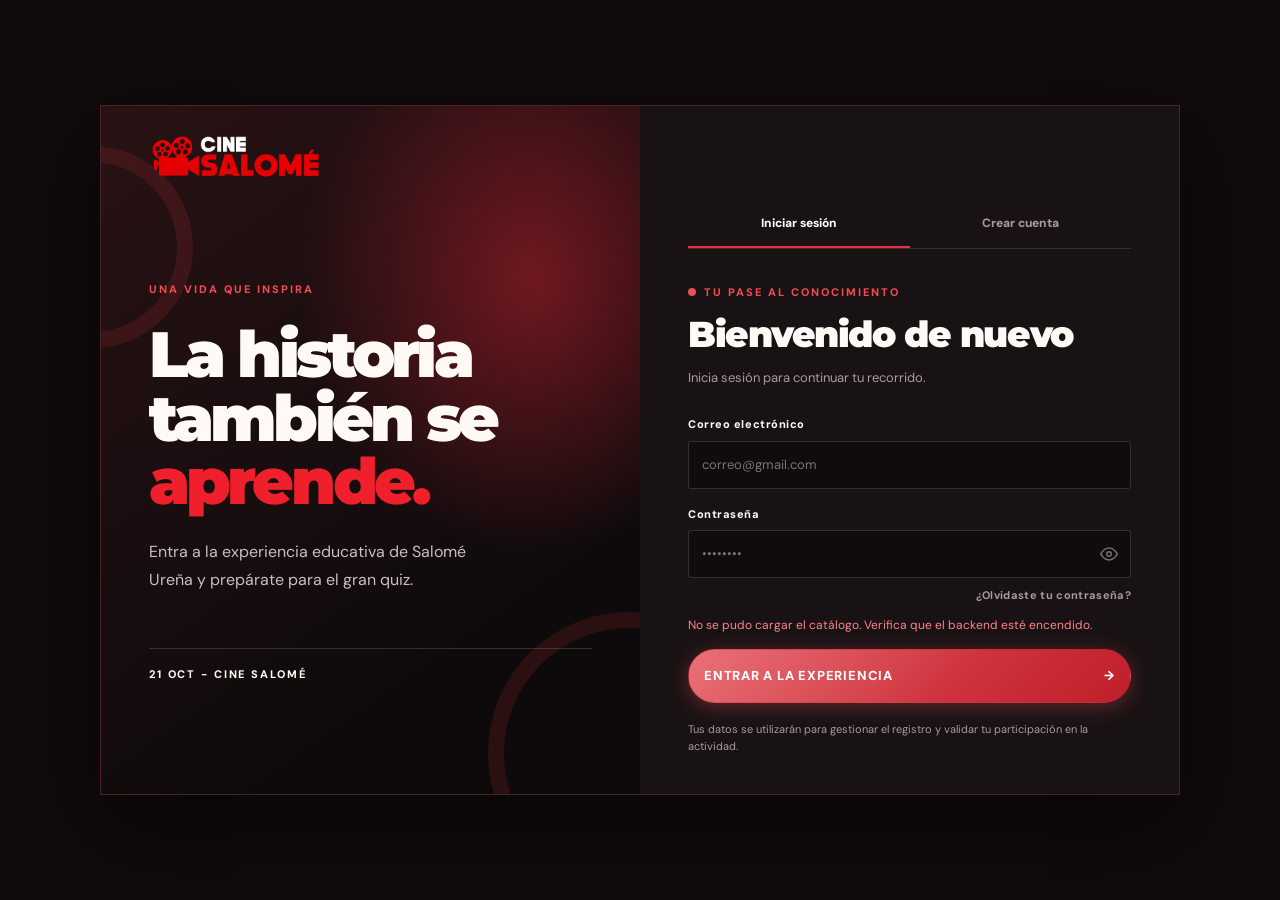
<file: linea-tiempo.html>
﻿<!doctype html>
<html lang="es">
  <head>
    <meta charset="utf-8" />
    <meta content="width=device-width,initial-scale=1" name="viewport" />
    <title>CINE SALOMÉ — Línea del tiempo</title>
    <link href="style/css/common.css?v=3.3" rel="stylesheet" />
    <link href="style/css/linea-tiempo.css?v=3.3" rel="stylesheet" />
    <link href="img/favicon.png" rel="icon" type="image/png" />
  </head>
  <body>
    <nav>
      <a class="logo" href="index.html"
        ><img
          referrerpolicy="no-referrer"
          alt="Cine Salomé"
          class="brand-logo"
          src="img/LogoCineSalomé.png"
      /></a>
      <button
        aria-expanded="false"
        aria-label="Abrir menú"
        class="menu-toggle"
        id="menuToggle"
      >
        ☰
      </button>
      <ul class="nav-links" id="navLinks">
        <li><a href="index.html">Inicio</a></li>
        <li><a href="biografia.html">Biografía</a></li>
        <li><a href="aportes.html">Aportes</a></li>
        <li><a href="obras.html">Obras</a></li>
        <li>
          <a aria-current="page" href="linea-tiempo.html">Línea del tiempo</a>
        </li>
        <li>
          <a class="nav-cta" href="quiz.html">Pon a prueba lo aprendido</a>
        </li>
      </ul>
    </nav>
    <main>
      <header class="page-hero">
        <div class="eyebrow">04 · Fechas importantes</div>
        <h1 class="page-title">La vida de Salomé, <span>paso a paso</span></h1>
        <p class="page-intro">
          Un recorrido cronológico por los diez momentos más importantes de su
          trayectoria literaria, educativa y personal.
        </p>
      </header>

      <section class="content-section">
        <!-- Banner de Encabezado Cronológico -->
        <div class="tl-banner-card reveal">
          <div class="tl-banner-img-frame">
            <img
              referrerpolicy="no-referrer"
              alt="Salomé Ureña en el tiempo"
              class="tl-banner-img"
              loading="lazy"
              src="https://commons.wikimedia.org/wiki/Special:FilePath/Salom%C3%A9_Ure%C3%B1a_de_Henr%C3%ADquez.jpg"
            />
            <div class="tl-banner-tag">1850 — 1897</div>
          </div>
          <div class="tl-banner-info">
            <div class="section-kicker">La Cronología de una Heroína</div>
            <h3>47 Años que Iluminaron una República</h3>
            <p>
              Desde sus primeros versos en secreto como «Herminia» hasta la
              graduación de las primeras maestras de la nación, su paso por el
              mundo fue una antorcha de superación y amor a Quisqueya.
            </p>
            <div class="tl-banner-stats">
              <div><strong>1850</strong><span>Natalicio</span></div>
              <div><strong>1881</strong><span>Instituto</span></div>
              <div><strong>1887</strong><span>Maestras</span></div>
              <div><strong>1972</strong><span>Panteón</span></div>
            </div>
          </div>
        </div>

        <!-- Barra de progreso interactiva de scroll -->
        <div class="timeline-progress-bar-container">
          <div class="timeline-progress-bar" id="timelineProgress"></div>
        </div>

        <div class="timeline" id="timeline">
          <article class="tl-item reveal">
            <div class="year">1850</div>
            <div class="tl-body">
              <span class="tl-label">Nacimiento</span>
              <h3>Nace en Santo Domingo</h3>
              <p>
                El <strong>21 de octubre</strong> nace Salomé Ureña Díaz, hija
                del poeta Nicolás Ureña de Mendoza y de Gregoria Díaz de León.
                Desde su cuna recibe una formación humanística excepcional para
                la época.
              </p>
            </div>
          </article>

          <article class="tl-item reveal">
            <div class="year">1865</div>
            <div class="tl-body">
              <span class="tl-label">Primeros versos</span>
              <h3>Comienza a escribir poesía</h3>
              <p>
                A los <strong>15 años</strong> compone sus primeras estrofas
                líricas. Su padre, Nicolás Ureña, se convierte en su mentor
                literario y crítico más exigente.
              </p>
            </div>
          </article>

          <article class="tl-item reveal">
            <div class="year">1867</div>
            <div class="tl-body">
              <span class="tl-label">Publicación · Seudónimo</span>
              <h3>Publica como "Herminia"</h3>
              <p>
                A los <strong>17 años</strong> publica sus primeros poemas bajo
                el seudónimo <em>«Herminia»</em>. La autoría femenina era poco
                habitual en los círculos literarios de la época.
              </p>
            </div>
          </article>

          <article class="tl-item reveal">
            <div class="year">1874</div>
            <div class="tl-body">
              <span class="tl-label">Reconocimiento público</span>
              <h3>Firma con su nombre real</h3>
              <p>
                Publica «A la patria» y «Ofrenda a la Patria» firmando por
                primera vez como <strong>Salomé Ureña</strong>. La Sociedad
                Literaria «Amigos del País» la honra con una medalla de honor y
                patrocina sus ediciones.
              </p>
            </div>
          </article>

          <article class="tl-item reveal has-thumb">
            <div class="year">1876</div>
            <div class="tl-body">
              <span class="tl-label">Obras cumbre</span>
              <h3>Publica "El ave y el nido" y "Ruinas"</h3>
              <p>
                Sus dos poemas más antologados y recitados.
                <strong>«El ave y el nido»</strong> se convierte en símbolo de
                ternura naturalista, y <strong>«Ruinas»</strong> en su lamento
                patriótico más conmovedor.
              </p>
              <div class="tl-thumb-box">
                <img
                  referrerpolicy="no-referrer"
                  alt="Salomé Ureña poeta"
                  class="tl-thumb-img"
                  loading="lazy"
                  src="https://commons.wikimedia.org/wiki/Special:FilePath/Salom%C3%A9_Ure%C3%B1a.jpg"
                  onerror="
                    this.onerror = null;
                    this.style.display = 'none';
                  "
                />
                <span>Retrato de la época de sus grandes himnos líricos</span>
              </div>
            </div>
          </article>

          <article class="tl-item reveal">
            <div class="year">1880</div>
            <div class="tl-body">
              <span class="tl-label">Matrimonio</span>
              <h3>Se casa con Francisco Henríquez</h3>
              <p>
                El <strong>11 de febrero</strong> contrae nupcias con el Dr.
                Francisco Henríquez y Carvajal —médico, abogado e intelectual,
                futuro Presidente dominicano en 1916—. Juntos fundan un hogar de
                excelsitud intelectual.
              </p>
            </div>
          </article>

          <article class="tl-item reveal has-thumb">
            <div class="year">1881</div>
            <div class="tl-body">
              <span class="tl-label">Hito histórico</span>
              <h3>Funda el Instituto de Señoritas</h3>
              <p>
                El <strong>3 de noviembre</strong> inaugura en Santo Domingo el
                <strong>Instituto de Señoritas</strong>, inspirada por el
                educador Eugenio María de Hostos. Primera institución de
                educación superior para mujeres en la historia nacional.
              </p>
              <div class="tl-thumb-box">
                <img
                  referrerpolicy="no-referrer"
                  alt="Salomé Ureña educadora"
                  class="tl-thumb-img"
                  loading="lazy"
                  src="https://commons.wikimedia.org/wiki/Special:FilePath/Salom%C3%A9_Ure%C3%B1a_de_Henr%C3%ADquez.jpg"
                />
                <span>Salomé Ureña como Directora del Instituto</span>
              </div>
            </div>
          </article>

          <article class="tl-item reveal">
            <div class="year">1887</div>
            <div class="tl-body">
              <span class="tl-label">Primera promoción</span>
              <h3>Se gradúan las primeras seis maestras</h3>
              <p>
                El <strong>12 de abril</strong> se gradúan las primeras seis
                maestras normalistas del país: Leonor Feltz, Mercedes Aguiar,
                Luisa Pellerano, Ana Puello, Altagracia Henríquez y Catalina
                Pou. Salomé compone «Mi ofrenda a la patria» para la solemne
                investidura.
              </p>
            </div>
          </article>

          <article class="tl-item reveal">
            <div class="year">1893</div>
            <div class="tl-body">
              <span class="tl-label">Enfermedad</span>
              <h3>Cierra las aulas del Instituto</h3>
              <p>
                El agravamiento de la tuberculosis pulmonar la obliga a cerrar
                el Instituto. Dedica sus últimos años a la escritura íntima y
                melancólica, dejando piezas estremecedoras como «Sombras» y «En
                horas de angustia».
              </p>
            </div>
          </article>

          <article class="tl-item reveal has-thumb">
            <div class="year">1897</div>
            <div class="tl-body">
              <span class="tl-label">Inmortalidad y Legado</span>
              <h3>Paso a la eternidad</h3>
              <p>
                Fallece el <strong>6 de marzo de 1897</strong> a los 46 años. En
                1972 sus restos son trasladados al Panteón de la Patria. Su
                fecha de nacimiento es hoy el <em>Día Nacional del Poeta</em> y
                su rostro honra el billete de 500 pesos.
              </p>
              <div class="tl-thumb-box">
                <img
                  referrerpolicy="no-referrer"
                  alt="Estatua de Salomé Ureña"
                  class="tl-thumb-img"
                  loading="lazy"
                  src="https://commons.wikimedia.org/wiki/Special:FilePath/StatueSalom%C3%A9Ure%C3%B1a_2021-12.jpg"
                  onerror="
                    this.onerror = null;
                    this.style.display = 'none';
                  "
                />
                <span>Monumento en la Plaza de la Poesía · Santo Domingo</span>
              </div>
            </div>
          </article>
        </div>
        <!-- /timeline -->
      </section>
    </main>

    <footer>
      <div class="footer-mark">
        <img
          src="img/LogoCineSalomé.png"
          alt="Cine Salom\u00e9"
          class="footer-logo"
        />
      </div>
      <p class="footer-quote">La pantalla se apaga. Su legado permanece.</p>
      <div class="footer-bottom">
        Una vida que inspira · Experiencia educativa inspirada en el cine
      </div>
    </footer>
    <button aria-label="Volver arriba" class="back-top" id="backTop">↑</button>
    <script src="style/js/common.js"></script>
    <script src="style/js/linea-tiempo.js"></script>
    <script src="api-config.js"></script>
    <script src="style/js/auth.js"></script>
  </body>
</html>
</file>
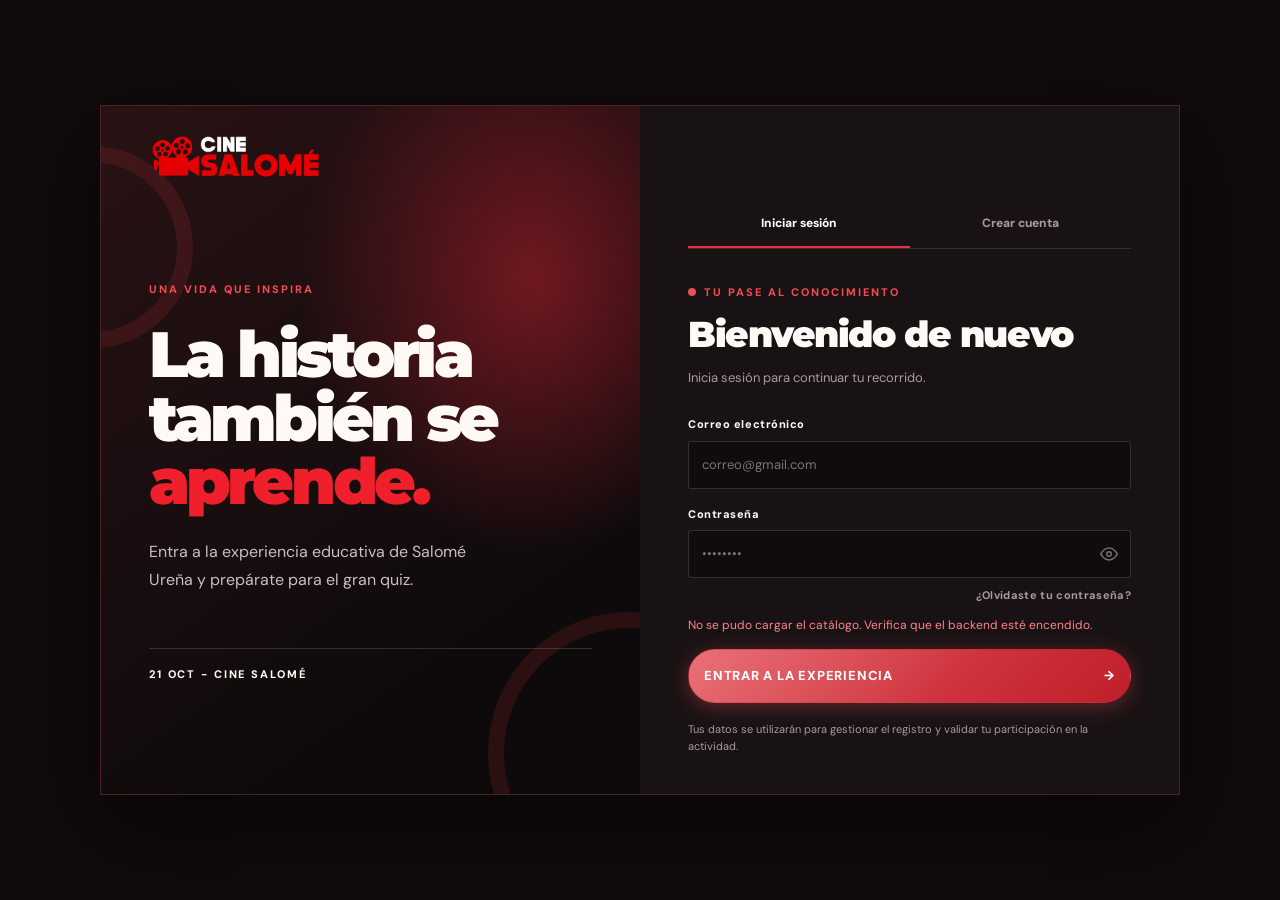
<file: login.html>
<!DOCTYPE html>
<html lang="es">
 <head>
  <meta charset="utf-8"/>
  <meta content="width=device-width, initial-scale=1" name="viewport"/>
  <meta content="#110d0e" name="theme-color"/>
  <title>
   Acceso · Cine Salomé
  </title>
  <link href="style/css/common.css" rel="stylesheet"/>
  <link href="style/css/auth.css" rel="stylesheet"/>
  <link href="img/favicon.png" rel="icon" type="image/png"/>
 </head>
 <body class="auth-page">
  <main class="auth-shell">
   <a class="auth-brand" href="login.html">
    <img referrerpolicy="no-referrer" alt="Cine Salomé" class="brand-logo" src="img/LogoCineSalomé.png"/>
   </a>
   <div class="auth-poster">
    <div class="film-kicker">
     UNA VIDA QUE INSPIRA
    </div>
    <div class="poster-title">
     La historia
     <br/>
     también se
     <br/>
     <span>
      aprende.
     </span>
    </div>
    <p>
     Entra a la experiencia educativa de Salomé Ureña y prepárate para el gran quiz.
    </p>
    <div class="poster-date">
     21 OCT - CINE SALOMÉ
    </div>
   </div>
   <section class="auth-card">
    <div class="auth-tabs" role="tablist">
     <button class="auth-tab active" data-mode="login" type="button">
      Iniciar sesión
     </button>
     <button class="auth-tab" data-mode="register" type="button">
      Crear cuenta
     </button>
    </div>
    <p class="eyebrow">
     Tu pase al conocimiento
    </p>
    <h1 id="formTitle">
     Bienvenido de nuevo
    </h1>
    <p class="auth-subtitle" id="formSubtitle">
     Inicia sesión para continuar tu recorrido.
    </p>
    <form id="authForm" novalidate="">
     <div class="form-field hidden" data-field="name">
      <label for="name">
       Nombre completo
      </label>
      <input autocomplete="name" id="name" minlength="3" name="NOMBRE_COMPLETO" placeholder="Tu nombre y apellido"/>
     </div>
     <div class="form-row hidden" data-field="list">
      <div class="form-field">
       <label for="listNumber">
        Número de lista
       </label>
       <input id="listNumber" min="1" name="NUMERO_DE_LISTA" placeholder="Ej. 12" type="number"/>
      </div>
      <div class="form-field">
       <label for="grade">
        Grado
       </label>
       <select id="grade" name="ID_GRADO">
        <option value="">
         Selecciona
        </option>
       </select>
      </div>
     </div>
     <div class="form-field hidden" data-field="technique">
      <label for="technique">
       Técnica
      </label>
      <select id="technique" name="ID_TECNICA">
       <option value="">
        Selecciona tu técnica
       </option>
      </select>
     </div>
     <div class="form-field">
      <label for="email">
       Correo electrónico
      </label>
      <input autocomplete="email" id="email" name="CORREO" placeholder="correo@gmail.com" required="" type="email"/>
     </div>
     <div class="form-field">
      <label for="password">
       Contraseña
      </label>
      <div class="password-wrapper">
       <input autocomplete="current-password" id="password" minlength="8" name="CONTRASEÑA" placeholder="••••••••" required="" type="password"/>
       <button type="button" class="password-toggle" id="togglePassword" aria-label="Mostrar u ocultar contraseña">
        <svg id="eyeIcon" viewBox="0 0 24 24" fill="none" stroke="currentColor" stroke-width="2" stroke-linecap="round" stroke-linejoin="round">
         <path d="M1 12s4-8 11-8 11 8 11 8-4 8-11 8-11-8-11-8z"/>
         <circle cx="12" cy="12" r="3"/>
        </svg>
        <svg id="eyeOffIcon" viewBox="0 0 24 24" fill="none" stroke="currentColor" stroke-width="2" stroke-linecap="round" stroke-linejoin="round" style="display:none;">
         <path d="M17.94 17.94A10.07 10.07 0 0 1 12 20c-7 0-11-8-11-8a18.45 18.45 0 0 1 5.06-5.94M9.9 4.24A9.12 9.12 0 0 1 12 4c7 0 11 8 11 8a18.5 18.5 0 0 1-2.16 3.19m-6.72-1.07a3 3 0 1 1-4.24-4.24"/>
         <line x1="1" y1="1" x2="23" y2="23"/>
        </svg>
       </button>
      </div>
     </div>
     <!-- Enlace olvidé contraseña (visible solo en login) -->
     <a href="#" class="forgot-link" id="forgotLink">¿Olvidaste tu contraseña?</a>
     <div aria-live="polite" class="form-error" id="formMessage" role="alert">
     </div>
     <button class="btn btn-primary auth-submit" id="submitButton" type="submit">
      Entrar a la experiencia
      <span>
       →
      </span>
     </button>
    </form>
    <p class="auth-note">
     Tus datos se utilizarán para gestionar el registro y validar tu participación en la actividad.
    </p>
   </section>
  </main>

  <!-- ══════════════════════════════════════════════════════════════════
       MODAL: Verificación de correo para registro
  ═══════════════════════════════════════════════════════════════════ -->
  <div class="modal-overlay" id="verifyModal" role="dialog" aria-modal="true" aria-labelledby="verifyModalTitle">
   <div class="modal-box">
    <img src="img/LogoCineSalomé.png" alt="Cine Salomé" style="height:38px;width:auto;object-fit:contain;margin-bottom:16px;display:block;"/>
    <h2 id="verifyModalTitle">Revisa tu bandeja</h2>
    <p>Enviamos un código de <strong>6 dígitos</strong> a <strong id="verifyEmailDisplay"></strong>.<br/>Ingrésalo aquí para completar tu registro.</p>
    <input class="code-input" id="verifyCode" inputmode="numeric" maxlength="6" placeholder="000000" autocomplete="one-time-code"/>
    <div class="form-error" id="verifyMessage" aria-live="polite"></div>
    <div class="modal-actions">
     <button type="button" class="btn btn-primary" id="verifyConfirmBtn">Verificar →</button>
    </div>
    <button type="button" class="btn-ghost" id="verifyCancelBtn" style="width:100%;margin-top:10px;">Cancelar</button>
    <p class="modal-resend" style="margin-top:22px;">¿No llegó? <button type="button" id="resendRegCodeBtn">Reenviar código</button></p>
   </div>
  </div>

  <!-- ══════════════════════════════════════════════════════════════════
       MODAL: Recuperar contraseña
  ═══════════════════════════════════════════════════════════════════ -->
  <div class="modal-overlay" id="forgotModal" role="dialog" aria-modal="true" aria-labelledby="forgotModalTitle">
   <div class="modal-box">
    <!-- Paso 1: ingresar correo -->
    <div class="modal-step active" id="forgotStep1">
     <img src="img/LogoCineSalomé.png" alt="Cine Salomé" style="height:38px;width:auto;object-fit:contain;margin-bottom:16px;display:block;"/>
     <h2 id="forgotModalTitle">¿Olvidaste tu contraseña?</h2>
     <p>Ingresa el correo con el que te registraste y te enviaremos un código para restablecerla.</p>
     <div class="form-field" style="margin-bottom:14px;">
      <label for="forgotEmail">Correo electrónico</label>
      <input type="email" id="forgotEmail" placeholder="correo@gmail.com" autocomplete="email"/>
     </div>
     <div class="form-error" id="forgotStep1Message" aria-live="polite"></div>
     <div class="modal-actions">
      <button type="button" class="btn btn-primary" id="forgotSendBtn">Enviar código →</button>
     </div>
     <button type="button" class="btn-ghost" id="forgotCancelBtn" style="width:100%;margin-top:10px;">Cancelar</button>
    </div>

    <!-- Paso 2: verificar código -->
    <div class="modal-step" id="forgotStep2">
     <img src="img/LogoCineSalomé.png" alt="Cine Salomé" style="height:38px;width:auto;object-fit:contain;margin-bottom:16px;display:block;"/>
     <h2>Revisa tu correo</h2>
     <p>Enviamos un código a <strong id="forgotEmailDisplay"></strong>. Ingrésalo para continuar.</p>
     <input class="code-input" id="forgotCode" inputmode="numeric" maxlength="6" placeholder="000000" autocomplete="one-time-code"/>
     <div class="form-error" id="forgotStep2Message" aria-live="polite"></div>
     <div class="modal-actions">
      <button type="button" class="btn btn-primary" id="forgotVerifyBtn" style="flex:1;">Verificar →</button>
     </div>
     <button type="button" class="btn-ghost" id="forgotBackBtn" style="width:100%;margin-top:10px;">← Atrás</button>
     <p class="modal-resend" style="margin-top:22px;">¿No llegó? <button type="button" id="resendResetCodeBtn">Reenviar código</button></p>
    </div>

    <!-- Paso 3: nueva contraseña -->
    <div class="modal-step" id="forgotStep3">
     <img src="img/LogoCineSalomé.png" alt="Cine Salomé" style="height:38px;width:auto;object-fit:contain;margin-bottom:16px;display:block;"/>
     <h2>Crea una nueva contraseña</h2>
     <p>Elige una contraseña segura de al menos 8 caracteres.</p>
     <div class="form-field" style="margin-bottom:10px;">
      <label for="newPassword">Nueva contraseña</label>
      <div class="password-wrapper">
       <input type="password" id="newPassword" minlength="8" placeholder="••••••••" autocomplete="new-password"/>
       <button type="button" class="password-toggle" id="toggleNewPassword" aria-label="Mostrar u ocultar contraseña">
        <svg id="eyeIconNew" viewBox="0 0 24 24" fill="none" stroke="currentColor" stroke-width="2" stroke-linecap="round" stroke-linejoin="round">
         <path d="M1 12s4-8 11-8 11 8 11 8-4 8-11 8-11-8-11-8z"/>
         <circle cx="12" cy="12" r="3"/>
        </svg>
        <svg id="eyeOffIconNew" viewBox="0 0 24 24" fill="none" stroke="currentColor" stroke-width="2" stroke-linecap="round" stroke-linejoin="round" style="display:none;">
         <path d="M17.94 17.94A10.07 10.07 0 0 1 12 20c-7 0-11-8-11-8a18.45 18.45 0 0 1 5.06-5.94M9.9 4.24A9.12 9.12 0 0 1 12 4c7 0 11 8 11 8a18.5 18.5 0 0 1-2.16 3.19m-6.72-1.07a3 3 0 1 1-4.24-4.24"/>
         <line x1="1" y1="1" x2="23" y2="23"/>
        </svg>
       </button>
      </div>
     </div>
     <div class="form-field" style="margin-bottom:14px;">
      <label for="confirmPassword">Confirmar contraseña</label>
      <div class="password-wrapper">
       <input type="password" id="confirmPassword" minlength="8" placeholder="••••••••" autocomplete="new-password"/>
       <button type="button" class="password-toggle" id="toggleConfirmPassword" aria-label="Mostrar u ocultar contraseña">
        <svg id="eyeIconConfirm" viewBox="0 0 24 24" fill="none" stroke="currentColor" stroke-width="2" stroke-linecap="round" stroke-linejoin="round">
         <path d="M1 12s4-8 11-8 11 8 11 8-4 8-11 8-11-8-11-8z"/>
         <circle cx="12" cy="12" r="3"/>
        </svg>
        <svg id="eyeOffIconConfirm" viewBox="0 0 24 24" fill="none" stroke="currentColor" stroke-width="2" stroke-linecap="round" stroke-linejoin="round" style="display:none;">
         <path d="M17.94 17.94A10.07 10.07 0 0 1 12 20c-7 0-11-8-11-8a18.45 18.45 0 0 1 5.06-5.94M9.9 4.24A9.12 9.12 0 0 1 12 4c7 0 11 8 11 8a18.5 18.5 0 0 1-2.16 3.19m-6.72-1.07a3 3 0 1 1-4.24-4.24"/>
         <line x1="1" y1="1" x2="23" y2="23"/>
        </svg>
       </button>
      </div>
     </div>
     <div class="form-error" id="forgotStep3Message" aria-live="polite"></div>
     <div class="modal-actions">
      <button type="button" class="btn btn-primary" id="forgotResetBtn" style="flex:1">Cambiar contraseña →</button>
     </div>
    </div>
   </div>
  </div>

  <script src="api-config.js">
  </script>
  <script src="style/js/login.js">
  </script>
  <script src="style/js/auth.js">
  </script>
 </body>
</html>
</file>
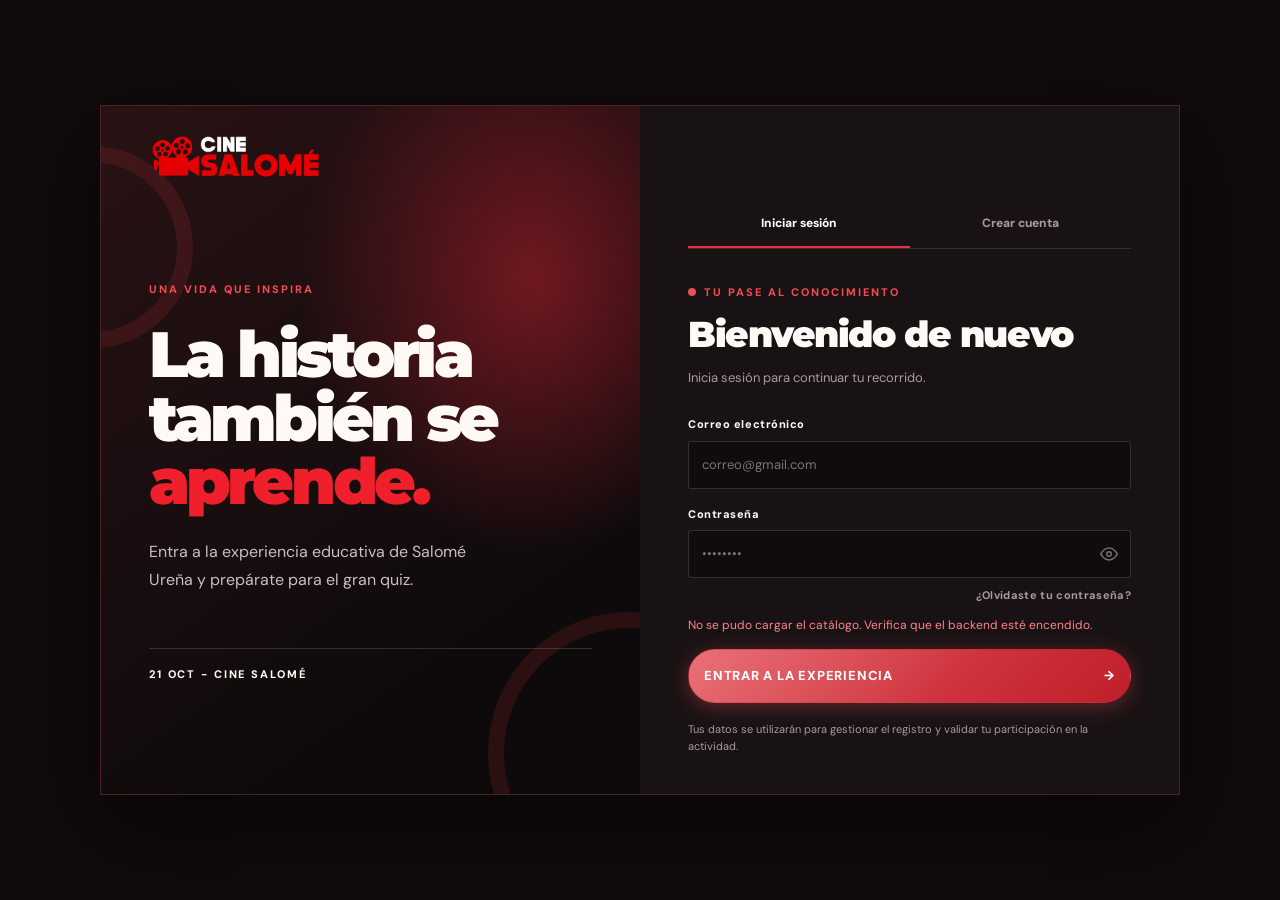
<file: obras.html>
﻿<!doctype html>
<html lang="es">
  <head>
    <meta charset="utf-8" />
    <meta content="width=device-width,initial-scale=1" name="viewport" />
    <title>CINE SALOMÉ — Obras</title>
    <link href="style/css/common.css?v=3.3" rel="stylesheet" />
    <link href="style/css/obras.css?v=3.3" rel="stylesheet" />
    <link href="img/favicon.png" rel="icon" type="image/png" />
  </head>
  <body>
    <nav>
      <a class="logo" href="index.html"
        ><img
          referrerpolicy="no-referrer"
          alt="Cine Salomé"
          class="brand-logo"
          src="img/LogoCineSalomé.png"
      /></a>
      <button
        aria-expanded="false"
        aria-label="Abrir menú"
        class="menu-toggle"
        id="menuToggle"
      >
        ☰
      </button>
      <ul class="nav-links" id="navLinks">
        <li><a href="index.html">Inicio</a></li>
        <li><a href="biografia.html">Biografía</a></li>
        <li><a href="aportes.html">Aportes</a></li>
        <li><a aria-current="page" href="obras.html">Obras</a></li>
        <li><a href="linea-tiempo.html">Línea del tiempo</a></li>
        <li>
          <a class="nav-cta" href="quiz.html">Pon a prueba lo aprendido</a>
        </li>
      </ul>
    </nav>
    <main>
      <header class="page-hero">
        <div class="eyebrow">03 · Producción literaria</div>
        <h1 class="page-title">Palabras que dejaron <span>huella</span></h1>
        <p class="page-intro">
          En sus versos habitan el patriotismo, la esperanza y la confianza en
          la educación. Toca cualquiera de las ocho obras para desplegar su
          historia y leer sus estrofas.
        </p>
      </header>

      <section class="content-section">
        <div class="works-accordion" id="worksAccordion">
          <!-- 01 -->
          <article class="work-card reveal">
            <button class="work-header" aria-expanded="false">
              <div class="work-meta">
                <div class="work-number">01</div>
                <div>
                  <h3>"El ave y el nido"</h3>
                  <span class="work-type">Lírica · Naturaleza · 1876</span>
                </div>
              </div>
              <span class="work-chevron">▾</span>
            </button>
            <div class="work-body">
              <p class="work-desc">
                Poema naturalista, uno de los más célebres y recitados de las
                letras dominicanas. A través de la imagen de una avecilla en su
                nido, Salomé reflexiona sobre la ternura, el hogar y el respeto
                a la inocencia.
              </p>
              <blockquote class="poem-fragment">
                ¿Por qué te asustas, ave sencilla?<br />
                ¿Por qué tus ojos fijas en mí?<br />
                Yo no pretendo, pobre avecilla,<br />
                llevar tu nido lejos de aquí.<br /><br />
                Aquí, en el hueco de piedra dura,<br />
                tranquila y sola te vi al pasar,<br />
                y traigo flores de la llanura<br />
                para que adornes tu libre hogar.
              </blockquote>
            </div>
          </article>

          <!-- 02 -->
          <article class="work-card reveal">
            <button class="work-header" aria-expanded="false">
              <div class="work-meta">
                <div class="work-number">02</div>
                <div>
                  <h3>"A la patria"</h3>
                  <span class="work-type">Poesía Cívica · 1874</span>
                </div>
              </div>
              <span class="work-chevron">▾</span>
            </button>
            <div class="work-body">
              <p class="work-desc">
                Su himno cívico más vigoroso. Salomé exhorta al pueblo
                dominicano a sacudirse el sufrimiento, levantar la frente y
                construir con dignidad y unión una patria soberana.
              </p>
              <blockquote class="poem-fragment">
                Desgarra, Patria mía, el manto que vilmente,<br />
                sobre tus hombros puso la bárbara crueldad;<br />
                levanta ya del polvo la ensangrentada frente,<br />
                y entona el himno santo de unión y libertad.<br /><br />
                Levántate a ceñirte la púrpura de gloria<br />
                ¡oh tú, la predilecta del mundo de Colón!<br />
                Tu rango soberano dispútale a la historia,<br />
                demándale a la fama tu lauro y tu blasón.
              </blockquote>
            </div>
          </article>

          <!-- 03 -->
          <article class="work-card reveal">
            <button class="work-header" aria-expanded="false">
              <div class="work-meta">
                <div class="work-number">03</div>
                <div>
                  <h3>"Ruinas"</h3>
                  <span class="work-type">Elegía Patriótica · 1876</span>
                </div>
              </div>
              <span class="work-chevron">▾</span>
            </button>
            <div class="work-body">
              <p class="work-desc">
                Obra maestra del Romanticismo dominicano. Contrasta la grandeza
                virreinal de Santo Domingo —la llamada «Atenas del Nuevo Mundo»—
                con el abandono de su época, exhortando a renacer de las
                cenizas.
              </p>
              <blockquote class="poem-fragment">
                ¡Oh Quisqueya! Las ciencias agrupadas<br />
                te alzaron en sus hombros<br />
                del mundo a las atónitas miradas;<br />
                y hoy nos cuenta tus glorias olvidadas<br />
                la brisa que solloza en tus escombros.<br /><br />
                Ayer, cuando las artes florecientes<br />
                su imperio aquí fijaron<br />
                y creaciones tuviste eminentes,<br />
                fuiste pasmo y asombro de las gentes,<br />
                y la Atenas moderna te llamaron.
              </blockquote>
            </div>
          </article>

          <!-- 04 -->
          <article class="work-card reveal">
            <button class="work-header" aria-expanded="false">
              <div class="work-meta">
                <div class="work-number">04</div>
                <div>
                  <h3>"Mi ofrenda a la patria"</h3>
                  <span class="work-type"
                    >Educación · Emancipación Femenina · 1887</span
                  >
                </div>
              </div>
              <span class="work-chevron">▾</span>
            </button>
            <div class="work-body">
              <p class="work-desc">
                Compuesto y recitado por Salomé en la histórica investidura de
                las primeras seis maestras normales del Instituto de Señoritas.
                Es el manifiesto fundacional del pensamiento educativo femenino
                dominicano.
              </p>
              <blockquote class="poem-fragment">
                ¡Ah! la mujer encierra, a despecho<br />
                del vicio y su veneno,<br />
                los veneros inmensos de la tierra,<br />
                el germen de lo grande y de lo bueno.<br /><br />
                Y si progreso y paz e independencia<br />
                mostrar al orbe tu ambición ansía,<br />
                fuerte, como escudada en su conciencia,<br />
                de sus propios destinos soberana,<br />
                para ser del hogar lumbrera y guía<br />
                formemos la mujer dominicana.
              </blockquote>
            </div>
          </article>

          <!-- 05 -->
          <article class="work-card reveal">
            <button class="work-header" aria-expanded="false">
              <div class="work-meta">
                <div class="work-number">05</div>
                <div>
                  <h3>"Sombras"</h3>
                  <span class="work-type"
                    >Poesía Íntima · Existencial · 1887</span
                  >
                </div>
              </div>
              <span class="work-chevron">▾</span>
            </button>
            <div class="work-body">
              <p class="work-desc">
                Confesión íntima de dolor y soledad. Escrita cuando la
                tuberculosis quebrantaba su salud, refleja la honda melancolía y
                el desvelo de una mujer que busca serenidad en la tormenta.
              </p>
              <blockquote class="poem-fragment">
                Alzad del polvo inerte,<br />
                del polvo arrebatad el arpa mía,<br />
                melancólicos genios de mi suerte.<br />
                Buscad una armonía<br />
                triste como el afán que me tortura,<br />
                que me cercan doquier sombras de muerte<br />
                y rebosa en mi pecho la amargura.
              </blockquote>
            </div>
          </article>

          <!-- 06 -->
          <article class="work-card reveal">
            <button class="work-header" aria-expanded="false">
              <div class="work-meta">
                <div class="work-number">06</div>
                <div>
                  <h3>"Mi Pedro"</h3>
                  <span class="work-type">Poesía Maternal · Familiar</span>
                </div>
              </div>
              <span class="work-chevron">▾</span>
            </button>
            <div class="work-body">
              <p class="work-desc">
                Tierna composición dedicada a su hijo Pedro Henríquez Ureña. Con
                intuición de madre y sabia educadora, vislumbró en los juegos
                infantiles la futura eminencia del humanista continental.
              </p>
              <blockquote class="poem-fragment">
                Mi Pedro no es soldado; no ambiciona<br />
                de César ni Alejandro los laureles;<br />
                si a sus sienes aguarda una corona,<br />
                la hallará del estudio en los vergeles.<br /><br />
                Así es mi Pedro, generoso y bueno,<br />
                todo lo grande le merece culto;<br />
                entre el ruido del mundo irá sereno,<br />
                que lleva de virtud germen oculto.<br />
                Cuando sacude su infantil cabeza<br />
                el pensamiento que le infunde brío,<br />
                estalla en bendiciones mi terneza<br />
                y digo al porvenir: ¡Te lo confío!
              </blockquote>
            </div>
          </article>

          <!-- 07 -->
          <article class="work-card reveal">
            <button class="work-header" aria-expanded="false">
              <div class="work-meta">
                <div class="work-number">07</div>
                <div>
                  <h3>"La llegada del invierno"</h3>
                  <span class="work-type">Lírica Tropical · Identidad</span>
                </div>
              </div>
              <span class="work-chevron">▾</span>
            </button>
            <div class="work-body">
              <p class="work-desc">
                Elogio fervoroso al clima y la naturaleza del Caribe. Contrasta
                el frío invierno de tierras lejanas con la eterna primavera, luz
                y esplendor vegetal de la tierra dominicana.
              </p>
              <blockquote class="poem-fragment">
                En mi adorada gentil Quisqueya,<br />
                cuando el otoño pasando va,<br />
                la vista en vano busca tu huella:<br />
                que en esta zona feliz descuella<br />
                perenne encanto primaveral.<br /><br />
                Siempre mis aguas tendrán rumores,<br />
                blancas espumas mi mar azul,<br />
                mis tiernas aves cantos de amores,<br />
                gala mis campos, vida mis flores,<br />
                mi ambiente aromas, mi esfera luz.
              </blockquote>
            </div>
          </article>

          <!-- 08 -->
          <article class="work-card reveal">
            <button class="work-header" aria-expanded="false">
              <div class="work-meta">
                <div class="work-number">08</div>
                <div>
                  <h3>"Ofrenda a la Patria"</h3>
                  <span class="work-type">Juventud Patriótica · 1874</span>
                </div>
              </div>
              <span class="work-chevron">▾</span>
            </button>
            <div class="work-body">
              <p class="work-desc">
                Poema seminal con el que Salomé comenzó a firmar con su
                auténtico nombre, dejando atrás el seudónimo «Herminia» y
                asumiendo su voz pública como poeta de la nación.
              </p>
              <blockquote class="poem-fragment">
                ¡Oh, Patria idolatrada! Ceñida de alta gloria,<br />
                prepárate a ser reina del mundo de Colón;<br />
                tu rango soberano te guarda ya la Historia,<br />
                la fama te presenta tu láuro y tu blasón.
              </blockquote>
            </div>
          </article>
        </div>
        <!-- /works-accordion -->

        <div class="note reveal">
          Nota: Los fragmentos presentados corresponden a versos reales
          recopilados de las obras poéticas de Salomé Ureña.
        </div>
      </section>
    </main>

    <footer>
      <div class="footer-mark">
        <img
          src="img/LogoCineSalomé.png"
          alt="Cine Salom\u00e9"
          class="footer-logo"
        />
      </div>
      <p class="footer-quote">La pantalla se apaga. Su legado permanece.</p>
      <div class="footer-bottom">
        Una vida que inspira · Experiencia educativa inspirada en el cine
      </div>
    </footer>
    <button aria-label="Volver arriba" class="back-top" id="backTop">↑</button>
    <script src="style/js/common.js"></script>
    <script src="style/js/obras.js"></script>
    <script src="api-config.js"></script>
    <script src="style/js/auth.js"></script>
  </body>
</html>
</file>
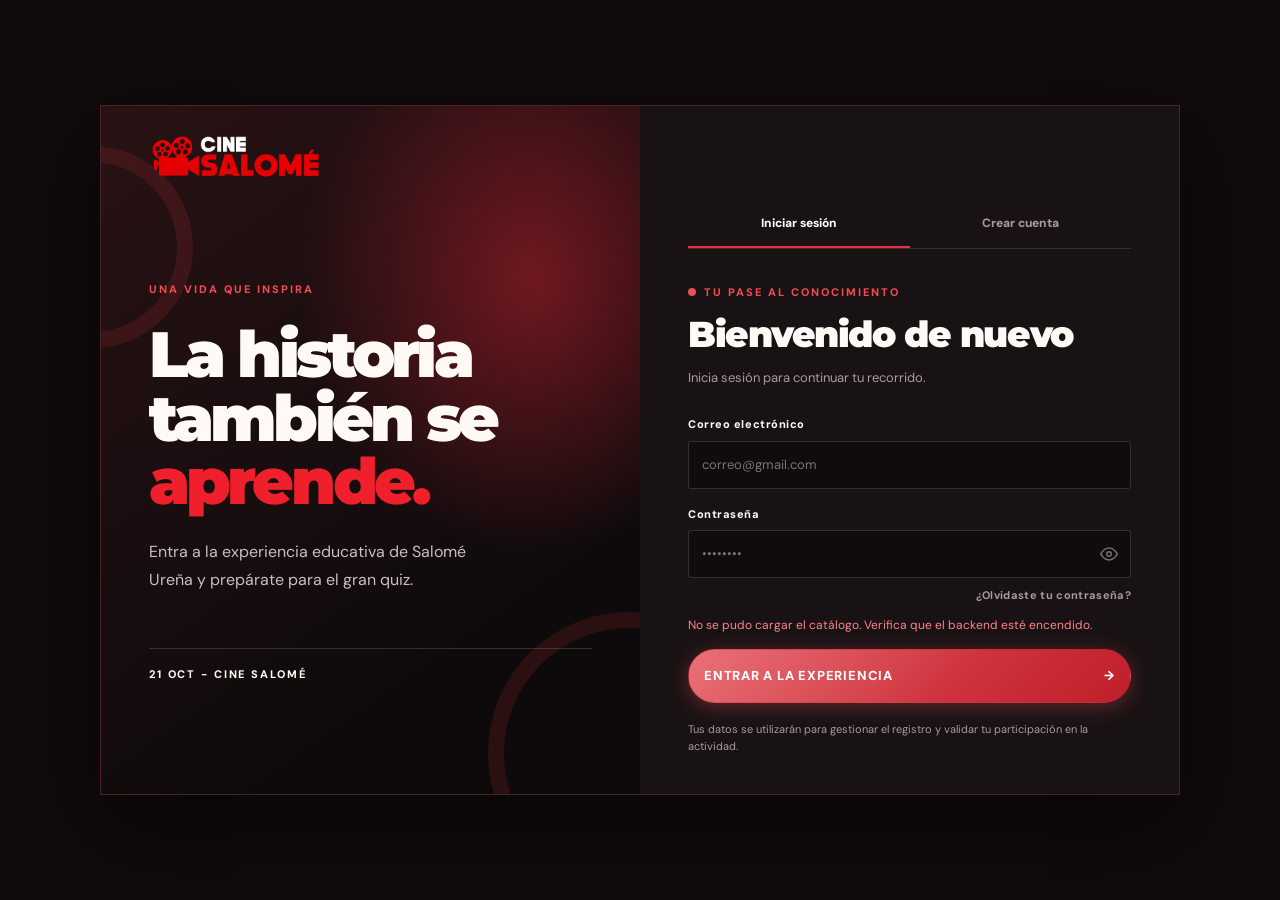
<file: quiz-avanzado.html>
<!DOCTYPE html>
<html lang="es">
 <head>
  <meta charset="utf-8"/>
  <meta content="width=device-width,initial-scale=1" name="viewport"/>
  <title>CINE SALOMÉ — Quiz avanzado</title>
  <link href="style/css/common.css" rel="stylesheet"/>
  <link href="style/css/quiz-avanzado.css" rel="stylesheet"/>
  <link href="img/favicon.png" rel="icon" type="image/png"/>
 </head>
 <body>
  <nav>
   <a class="logo" href="index.html">
    <img referrerpolicy="no-referrer" alt="Cine Salomé" class="brand-logo" src="img/LogoCineSalomé.png"/>
   </a>
   <button aria-expanded="false" aria-label="Abrir menú" class="menu-toggle" id="menuToggle">☰</button>
   <ul class="nav-links" id="navLinks">
    <li><a href="index.html">Inicio</a></li>
    <li><a href="biografia.html">Biografía</a></li>
    <li><a href="aportes.html">Aportes</a></li>
    <li><a href="obras.html">Obras</a></li>
    <li><a href="linea-tiempo.html">Línea del tiempo</a></li>
    <li><a aria-current="page" class="nav-cta" href="quiz.html">Pon a prueba lo aprendido</a></li>
   </ul>
  </nav>
  <main>
   <header class="page-hero">
    <div class="eyebrow">07 · Desafío avanzado</div>
    <h1 class="page-title">
     ¿Cuánto conoces realmente sobre
     <span>Salomé?</span>
    </h1>
    <p class="page-intro">
     Supera 3 tandas de 5 preguntas sobre su poesía, pensamiento y legado educativo.
     Lee cada pregunta, piensa la respuesta y pulsa <strong>Ver respuesta</strong> para descubrir cuál es la correcta.
    </p>
   </header>
   <section class="content-section">
    <div class="quiz-wrap reveal">
     <!-- Juego -->
     <div id="quizGame">
      <div class="quiz-top">
       <div class="quiz-top-left">
        <span class="quiz-counter" id="qCounter">Pregunta 1 de 5</span>
        <span class="quiz-tanda-badge" id="qTandaBadge">Tanda 1 de 3</span>
       </div>
      </div>
      <div class="progress">
       <div class="progress-fill" id="progressFill"></div>
      </div>
      <h2 class="question" id="qText">¿En qué año nació Salomé Ureña?</h2>
      <div class="options" id="qOptions"></div>
      <div aria-live="polite" class="feedback" id="qFeedback"></div>
      <div class="quiz-controls">
       <button class="btn btn-primary" id="revealAnswer" type="button">Ver respuesta 👁</button>
       <button class="btn btn-primary hidden" id="nextQuestion">Siguiente pregunta →</button>
      </div>
     </div>
     <!-- Resultado intermedio entre tandas -->
     <div class="quiz-result" id="tandaResult">
      <div class="tanda-check"></div>
      <h2 class="section-title" id="tandaNumber">GRACIAS POR PARTICIPAR</h2>
      <button class="btn btn-primary" id="nextTanda">
       <span id="tandaNextLabel">Comenzar tanda 2 →</span>
      </button>
     </div>
     <!-- Resultado final (tras las 3 tandas) -->
     <div class="quiz-result" id="quizResult">
      <div class="tanda-check"></div>
      <h2 class="section-title">¡Ciclo completado!</h2>
      <p class="result-message">¿Quieres repasar de nuevo? Las preguntas se barajarán.</p>
      <button class="btn btn-primary" id="restartQuiz">Repetir preguntas ↻</button>
     </div>
    </div>
   </section>
  </main>
  <footer>
   <div class="footer-mark">CINE <span>SALOMÉ</span></div>
   <p class="footer-quote">La pantalla se apaga. Su legado permanece.</p>
   <div class="footer-bottom">Una vida que inspira · Experiencia educativa inspirada en el cine</div>
  </footer>
  <button aria-label="Volver arriba" class="back-top" id="backTop">↑</button>
  <script src="style/js/common.js"></script>
  <script src="style/js/quiz-avanzado.js"></script>
  <script src="api-config.js"></script>
  <script src="style/js/auth.js"></script>
 </body>
</html>
</file>
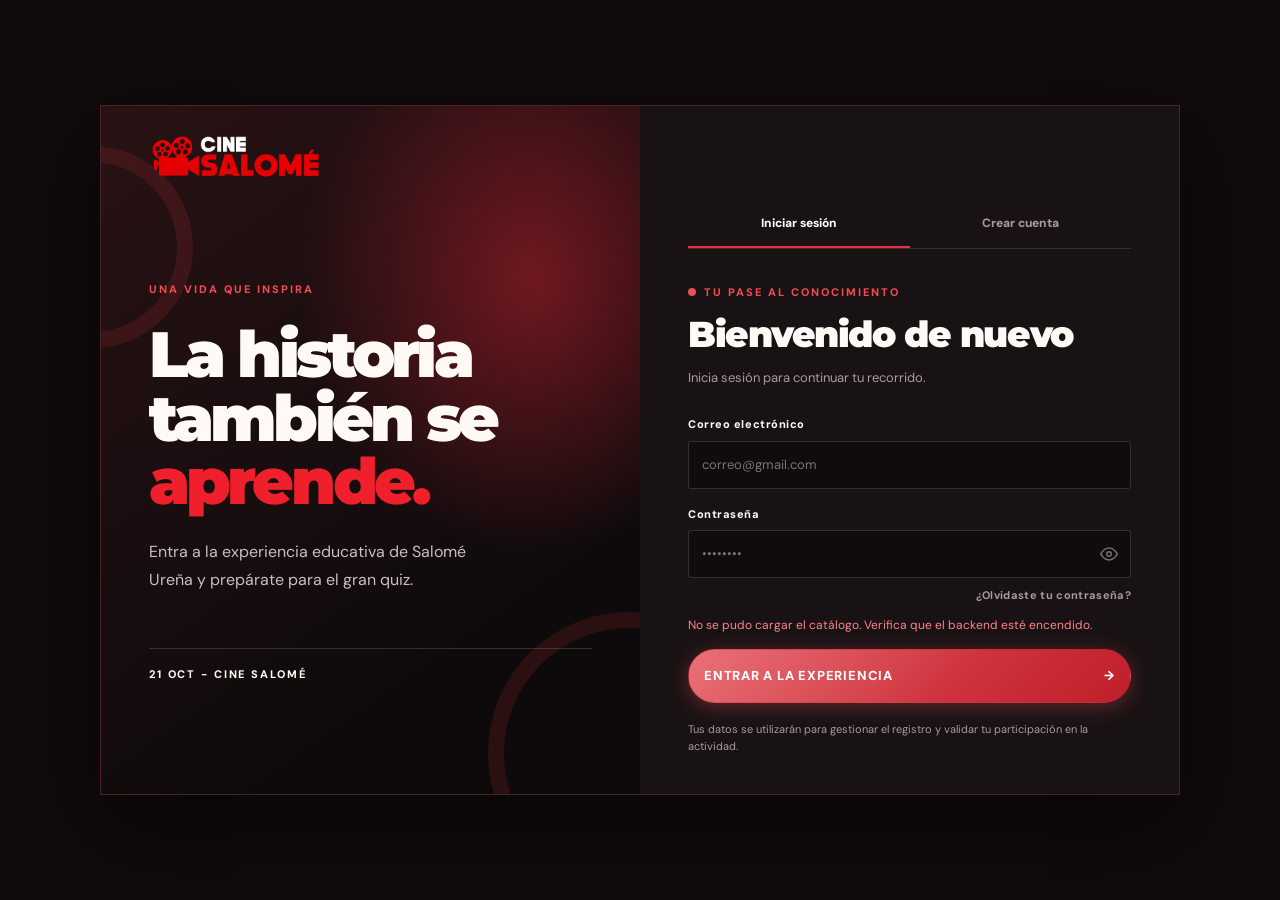
<file: quiz.html>
<!doctype html>
<html lang="es">
  <head>
    <meta charset="utf-8" />
    <meta content="width=device-width,initial-scale=1" name="viewport" />
    <title>CINE SALOMÉ — Quiz</title>
    <link href="style/css/common.css" rel="stylesheet" />
    <link href="style/css/quiz.css" rel="stylesheet" />
    <link href="img/favicon.png" rel="icon" type="image/png" />
  </head>
  <body>
    <nav>
      <a class="logo" href="index.html">
        <img
          referrerpolicy="no-referrer"
          alt="Cine Salomé"
          class="brand-logo"
          src="img/LogoCineSalomé.png"
        />
      </a>
      <button
        aria-expanded="false"
        aria-label="Abrir menú"
        class="menu-toggle"
        id="menuToggle"
      >
        ☰
      </button>
      <ul class="nav-links" id="navLinks">
        <li>
          <a href="index.html"> Inicio </a>
        </li>
        <li>
          <a href="biografia.html"> Biografía </a>
        </li>
        <li>
          <a href="aportes.html"> Aportes </a>
        </li>
        <li>
          <a href="obras.html"> Obras </a>
        </li>
        <li>
          <a href="linea-tiempo.html"> Línea del tiempo </a>
        </li>
        <li>
          <a aria-current="page" class="nav-cta" href="quiz.html">
            Pon a prueba lo aprendido
          </a>
        </li>
      </ul>
    </nav>
    <main>
      <header class="page-hero">
        <div class="eyebrow">06 · Aprende jugando</div>
        <h1 class="page-title">
          ¿Cuánto sabes sobre
          <span> Salomé? </span>
        </h1>
        <p class="page-intro">
          Responde las preguntas para repasar su vida, sus obras y sus aportes.
        </p>
      </header>
      <section class="content-section">
        <div class="quiz-wrap reveal">
          <div id="quizGame">
            <div class="quiz-top">
              <span class="quiz-counter" id="qCounter"> Pregunta 1 de 6 </span>
              <span class="quiz-score">
                Puntos:
                <span id="qScore"> 0 </span>
              </span>
            </div>
            <div class="progress">
              <div class="progress-fill" id="progressFill"></div>
            </div>
            <h2 class="question" id="qText">¿En qué año nació Salomé Ureña?</h2>
            <div class="options" id="qOptions"></div>
            <div aria-live="polite" class="feedback" id="qFeedback"></div>
            <div class="quiz-controls">
              <button class="btn btn-primary hidden" id="nextQuestion">
                Siguiente pregunta →
              </button>
            </div>
          </div>
          <div class="quiz-result" id="quizResult">
            <div class="result-score" id="resultScore">0/6</div>
            <h2 class="section-title">¡Repaso terminado!</h2>
            <p class="result-message" id="resultMessage"></p>
            <button class="btn btn-primary" id="restartQuiz">
              Intentar de nuevo ↻
            </button>
          </div>
        </div>
      </section>
    </main>
    <footer>
      <div class="footer-mark">
        <img
          src="img/LogoCineSalomé.png"
          alt="Cine Salom\u00e9"
          class="footer-logo"
        />
      </div>
      <p class="footer-quote">La pantalla se apaga. Su legado permanece.</p>
      <div class="footer-bottom">
        Una vida que inspira · Experiencia educativa inspirada en el cine
      </div>
    </footer>

    <button aria-label="Volver arriba" class="back-top" id="backTop">↑</button>
    <script src="style/js/common.js"></script>
    <script src="style/js/quiz.js"></script>
    <script src="api-config.js"></script>
    <script src="style/js/auth.js"></script>
  </body>
</html>
</file>
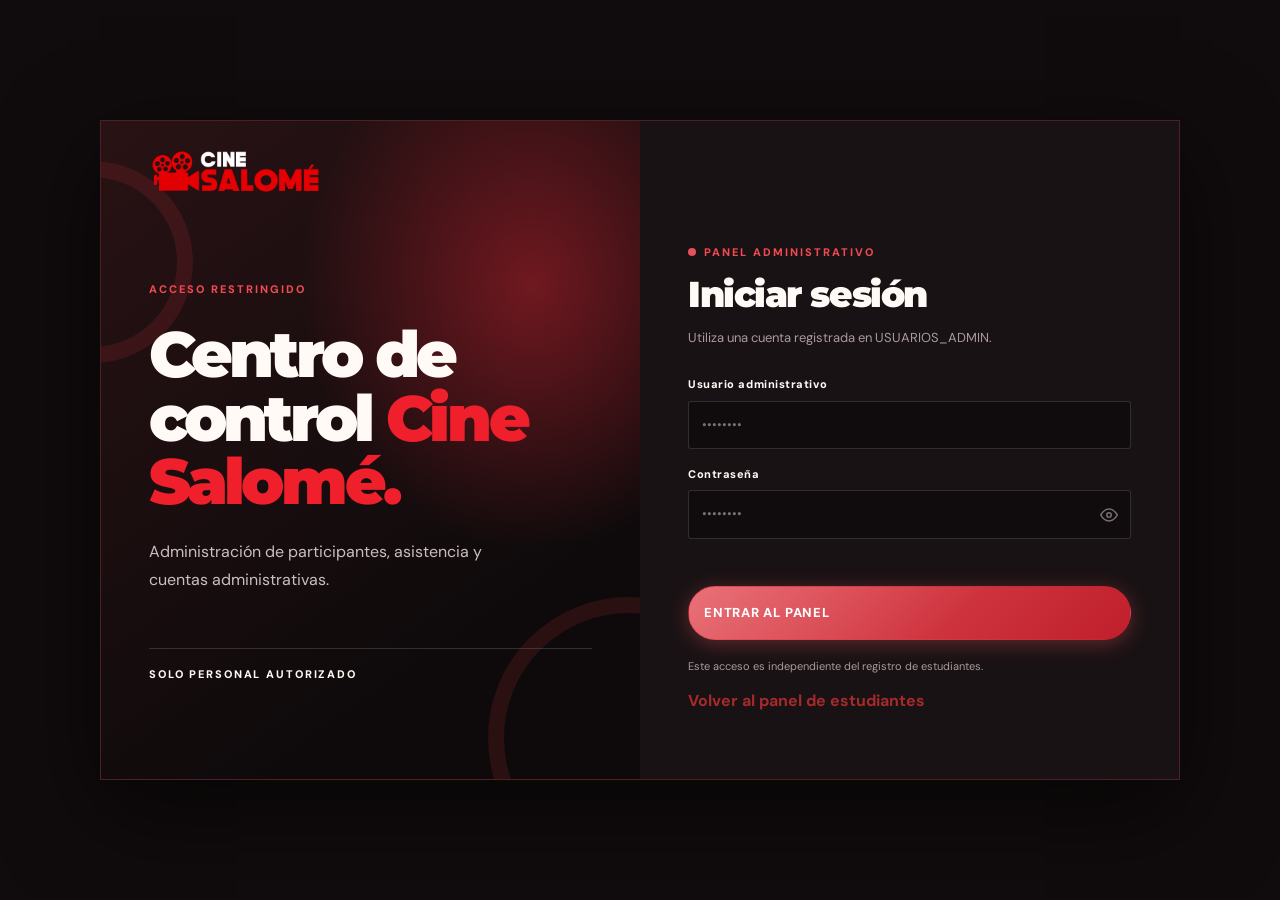
<file: admin/panel.html>
<!DOCTYPE html>
<html lang="es">
 <head>
  <meta charset="utf-8"/>
  <meta content="width=device-width, initial-scale=1" name="viewport"/>
  <meta content="#110d0e" name="theme-color"/>
  <title>
   Administración · Cine Salomé
  </title>
  <link href="../style/css/common.css" rel="stylesheet"/>
  <link href="../style/css/admin.css" rel="stylesheet"/>
  <link href="../img/favicon.png" rel="icon" type="image/png"/>
 </head>
 <body>
  <nav class="admin-nav">
   <a class="logo" href="./">
    <img alt="Cine Salomé" class="brand-logo" src="../img/LogoCineSalomé.png"/>
   </a>
   <nav class="admin-nav-tabs" aria-label="Secciones del panel">
    <button class="admin-nav-tab active" data-tab="participants" type="button">
     Participantes
    </button>
    <button class="admin-nav-tab" data-tab="pending" type="button">
     <span class="pulse-dot" id="pendingDot" style="display:none;"></span>
     Pendientes
     <span class="tab-badge" id="pendingBadge" style="display:none;">0</span>
    </button>
    <button class="admin-nav-tab" data-tab="admins" type="button">
     Administradores
    </button>
   </nav>
   <button class="logout-button" id="adminLogout" type="button">
    Cerrar sesión
   </button>
  </nav>

  <main class="admin-main">
   <!-- ── Encabezado ─────────────────────────────────────────────────── -->
   <header class="admin-heading">
    <div>
     <div class="eyebrow">
      Acceso restringido · Administración
     </div>
     <h1 class="page-title">
      Centro de
      <span>
       control.
      </span>
     </h1>
     <p class="page-intro">
      Gestiona participantes, boletas y cuentas administrativas.
     </p>
    </div>
    <button class="btn btn-light" id="refreshButton" type="button">
     ↻ Actualizar
    </button>
   </header>

   <!-- ── Stats ──────────────────────────────────────────────────────── -->
   <section class="stats-grid" id="statsGrid">
     <article class="stat-card" data-visible-on="participants">
      <span>
       Participantes registrados
      </span>
      <strong id="totalCount">
       —
      </strong>
     </article>
     <article class="stat-card" data-visible-on="participants pending">
      <span>
       Boletas aprobadas
      </span>
      <strong id="presentCount">
       —
      </strong>
     </article>
     <article class="stat-card" data-visible-on="participants pending">
      <span>
       Pendientes de boleta
      </span>
      <strong id="pendingCount">
       —
      </strong>
     </article>
    </section>


   <!-- ══════════════════════════════════════════════════════════════════
        PESTAÑA 1: Directorio completo de participantes
   ═══════════════════════════════════════════════════════════════════ -->
   <section class="admin-panel active" id="panelParticipants" role="tabpanel">
    <div class="panel-head">
     <div>
      <h2>Directorio de estudiantes</h2>
      <p>Busca por nombre, correo, número de lista o ID de registro.</p>
     </div>
     <button class="btn btn-primary" id="exportButton" type="button">
      Exportar CSV ↓
     </button>
    </div>
    <div class="filters">
     <label class="search-box">
      <span>⌕</span>
      <input autocomplete="off" id="searchInput" placeholder="Buscar participante…" type="search"/>
     </label>
     <select aria-label="Filtrar por grado" id="gradeFilter">
      <option value="">Todos los grados</option>
     </select>
     <select aria-label="Filtrar por técnica" id="techFilter">
      <option value="">Todas las técnicas</option>
     </select>
     <select aria-label="Filtrar por boleta" id="attendanceFilter">
      <option value="">Toda asistencia</option>
      <option value="false">Sin boleta aprobada</option>
      <option value="true">Boleta aprobada</option>
     </select>
    </div>
    <div class="table-wrap">
     <table>
      <thead>
       <tr>
        <th>ID / Lista</th>
        <th>Estudiante</th>
        <th>Correo</th>
        <th>Grado y técnica</th>
        <th>Boleta</th>
       </tr>
      </thead>
      <tbody id="studentsTable">
       <tr>
        <td class="table-message" colspan="5">Cargando registros…</td>
       </tr>
      </tbody>
     </table>
    </div>
    <div class="table-footer">
     <span id="resultCount">Cargando…</span>
     <span id="statusMessage" role="status"></span>
    </div>
   </section>

   <!-- ══════════════════════════════════════════════════════════════════
        PESTAÑA 2: Pendientes de boleta (se actualiza sola)
   ═══════════════════════════════════════════════════════════════════ -->
   <section class="admin-panel" id="panelPending" role="tabpanel">
    <div class="panel-head">
     <div>
      <h2>Boletas pendientes</h2>
      <p>
       <span class="pulse-dot"></span>
       Actualización automática cada 30 s — los nuevos registros aparecen aquí arriba.
      </p>
     </div>
     <span id="pendingStatusMsg" role="status" style="font-size:11px;color:#a99a9d;"></span>
    </div>

    <!-- Pendientes de aprobación -->
    <div class="table-wrap" style="margin-bottom:28px;">
     <div class="subsection-label pending-label">⏳ Sin boleta aprobada</div>
     <table>
      <thead>
       <tr>
        <th>ID / Lista</th>
        <th>Estudiante</th>
        <th>Correo</th>
        <th>Grado y técnica</th>
        <th>Acción</th>
       </tr>
      </thead>
      <tbody id="pendingTable">
       <tr>
        <td class="table-message" colspan="5">Cargando…</td>
       </tr>
      </tbody>
     </table>
    </div>

    <!-- Con boleta aprobada -->
    <div class="table-wrap">
     <div class="subsection-label approved-label">✓ Boleta aprobada</div>
     <table>
      <thead>
       <tr>
        <th>ID / Lista</th>
        <th>Estudiante</th>
        <th>Correo</th>
        <th>Grado y técnica</th>
        <th>Acción</th>
       </tr>
      </thead>
      <tbody id="approvedTable">
       <tr>
        <td class="table-message" colspan="5">Cargando…</td>
       </tr>
      </tbody>
     </table>
    </div>
   </section>

   <!-- ══════════════════════════════════════════════════════════════════
        PESTAÑA 3: Usuarios administradores
   ═══════════════════════════════════════════════════════════════════ -->
   <section class="admin-panel" id="panelAdmins" role="tabpanel">
    <div class="panel-head">
     <div>
      <h2>Usuarios administradores</h2>
      <p>Crea cuentas autorizadas para gestionar estudiantes. Las contraseñas nunca se muestran.</p>
     </div>
    </div>

    <form class="admin-account-form" id="adminAccountForm">
     <input id="editAdminId" type="hidden"/>
     <label>
      Nombre completo
      <input id="adminName" maxlength="120" minlength="3" placeholder="Nombre del administrador" required=""/>
     </label>
     <label>
      Usuario
      <input id="adminUsername" maxlength="60" minlength="3" pattern="[A-Za-z0-9_.-]+" placeholder="usuario.admin" required=""/>
     </label>
     <label>
      Correo electrónico
      <input id="adminEmail" placeholder="admin@centro.edu" required="" type="email"/>
     </label>
     <label id="adminPasswordLabel">
      Contraseña temporal
      <div class="password-wrapper">
       <input id="adminPassword" minlength="8" placeholder="Mínimo 8 caracteres" type="password"/>
       <button type="button" class="password-toggle" id="toggleAdminPwd" aria-label="Mostrar contraseña">
        <svg id="pwdEyeOn" viewBox="0 0 24 24" fill="none" stroke="currentColor" stroke-width="2" stroke-linecap="round" stroke-linejoin="round">
         <path d="M1 12s4-8 11-8 11 8 11 8-4 8-11 8-11-8-11-8z"/>
         <circle cx="12" cy="12" r="3"/>
        </svg>
        <svg id="pwdEyeOff" viewBox="0 0 24 24" fill="none" stroke="currentColor" stroke-width="2" stroke-linecap="round" stroke-linejoin="round" style="display:none;">
         <path d="M17.94 17.94A10.07 10.07 0 0 1 12 20c-7 0-11-8-11-8a18.45 18.45 0 0 1 5.06-5.94M9.9 4.24A9.12 9.12 0 0 1 12 4c7 0 11 8 11 8a18.5 18.5 0 0 1-2.16 3.19m-6.72-1.07a3 3 0 1 1-4.24-4.24"/>
         <line x1="1" y1="1" x2="23" y2="23"/>
        </svg>
       </button>
      </div>
     </label>
     <label class="checkbox-label">
      <input checked="" id="adminActive" type="checkbox"/>
      Cuenta activa
     </label>
     <div class="admin-form-actions">
      <button class="btn btn-primary" id="saveAdminButton" type="submit">
       Crear administrador
      </button>
      <button class="btn btn-light" hidden="" id="cancelAdminEdit" type="button">
       Cancelar edición
      </button>
     </div>
     <p class="admin-account-message" id="adminAccountMessage" role="status"></p>
    </form>

    <div class="table-wrap" style="margin-top:24px;">
     <table>
      <thead>
       <tr>
        <th>Nombre</th>
        <th>Usuario</th>
        <th>Correo</th>
        <th>Estado</th>
        <th>Creado</th>
        <th>Acción</th>
       </tr>
      </thead>
      <tbody id="adminsTable">
       <tr>
        <td class="table-message" colspan="6">Cargando administradores…</td>
       </tr>
      </tbody>
     </table>
    </div>
   </section>
  </main>

  <script src="../api-config.js"></script>
  <script src="admin-auth.js"></script>
  <script src="panel.js"></script>
 </body>
</html>
</file>
<file: style/css/common.css>
@import url('https://fonts.googleapis.com/css2?family=DM+Sans:wght@400;500;600;700&family=Montserrat:wght@700;800;900&display=swap');
:root
{
  --rojo:#bf1f2a;
  --rojo-claro:#e5525b;
  --negro:#110d0e;
  --gris-oscuro:#1b1517;
  --gris-medio:#3c2c2f;
  --blanco:#fffaf5;
  --gris-texto:#c8beb9;
  --borde:rgba(229,82,91,.25);
  --sombra:0 18px 46px rgba(0,0,0,.36)
}

*
{
  box-sizing:border-box;
  margin:0;
  padding:0
}

html
{
  scroll-behavior:smooth
}

body
{
  background:var(--negro);
  color:var(--blanco);
  font-family:'DM Sans',system-ui,sans-serif;
  line-height:1.7
}

a
{
  color:inherit
}

button
{
  font:inherit
}

/* Iconos vectoriales profesionales y moderados */
.site-icon
{
  display:inline-flex;
  align-items:center;
  justify-content:center;
  width:42px;
  height:42px;
  stroke:var(--rojo-claro);
  fill:none;
  stroke-width:2.2;
  stroke-linecap:round;
  stroke-linejoin:round;
  vertical-align:middle;
  flex-shrink:0;
  transition:transform .3s ease, stroke .3s ease;
}
.site-icon-lg
{
  width:54px;
  height:54px;
  stroke-width:2.2;
}
.site-icon-xl
{
  width:68px;
  height:68px;
  stroke-width:2.2;
}

/* Contenedor tipo insignia para iconos moderados */
.icon-badge
{
  display:inline-flex;
  align-items:center;
  justify-content:center;
  width:68px;
  height:68px;
  border-radius:12px;
  background:rgba(229,82,91,.12);
  border:1px solid rgba(229,82,91,.35);
  margin-bottom:16px;
  box-shadow:0 6px 18px rgba(0,0,0,.25);
  transition:transform .3s ease, background .3s ease, border-color .3s ease;
}
.icon-badge:hover
{
  transform:scale(1.06);
  background:rgba(229,82,91,.22);
  border-color:var(--rojo-claro);
}

.title,h1,h2,h3,.logo,.year
{
  font-family:'Montserrat',Arial,sans-serif;
  letter-spacing:-.04em
}

nav
{
  position:sticky;
  top:0;
  z-index:10;
  height:70px;
  padding:0 7%;
  display:flex;
  align-items:center;
  justify-content:space-between;
  background:rgba(17,13,14,.94);
  backdrop-filter:blur(12px);
  border-bottom:1px solid var(--borde);
  transition:height .3s cubic-bezier(0.16, 1, 0.3, 1), background .3s ease, box-shadow .3s ease, border-color .3s ease;
}

nav.scrolled
{
  height:60px;
  background:rgba(14,10,11,.98);
  box-shadow:0 8px 30px rgba(0,0,0,.6);
  border-bottom-color:rgba(229,82,91,.35);
}

.logo
{
  text-decoration:none;
  font-size:20px;
  letter-spacing:.1em;
  font-weight:900
}

.logo span,.section-title span
{
  color:var(--rojo-claro)
}

.nav-links
{
  display:flex;
  align-items:center;
  gap:22px;
  list-style:none
}

.nav-links a
{
  text-decoration:none;
  color:var(--gris-texto);
  font-size:12px;
  font-weight:700;
  position:relative;
  padding-bottom:4px
}

.nav-links a::after
{
  content:'';
  position:absolute;
  bottom:-2px;
  left:0;
  right:0;
  height:2px;
  background:var(--rojo-claro);
  border-radius:2px;
  transform:scaleX(0);
  transition:transform .25s cubic-bezier(0.16,1,0.3,1);
  transform-origin:center
}

.nav-links a:hover,.nav-links a[aria-current=page]
{
  color:var(--rojo-claro)
}

.nav-links a[aria-current=page]::after
{
  transform:scaleX(1)
}

.nav-cta
{
  background:var(--rojo);
  color:white!important;
  padding:8px 12px;
  border-radius:3px
}

.menu-toggle
{
  display:none;
  color:var(--blanco);
  background:transparent;
  border:1px solid var(--borde);
  padding:6px 10px;
  font-size:20px;
  cursor:pointer
}

.page-hero
{
  padding:92px 8% 70px;
  position:relative;
  overflow:hidden;
  background:radial-gradient(circle at 82% 20%,rgba(191,31,42,.32),transparent 34%),linear-gradient(135deg,#110d0e,#281316);
  border-bottom:1px solid var(--borde)
}

.page-hero:after
{
  content:'';
  position:absolute;
  width:220px;
  height:220px;
  right:-75px;
  bottom:-102px;
  border:20px dotted rgba(229,82,91,.28);
  border-radius:50%;
  animation:rotateDottedCircle 24s linear infinite;
  pointer-events:none;
}

@keyframes rotateDottedCircle
{
  from { transform:rotate(0deg); }
  to { transform:rotate(360deg); }
}

.eyebrow,.section-kicker
{
  font-size:11px;
  font-weight:700;
  color:var(--rojo-claro);
  letter-spacing:1.8px;
  text-transform:uppercase;
  margin-bottom:14px;
  display:flex;
  align-items:center;
  gap:8px;
}

.eyebrow:before
{
  content:'';
  display:inline-block;
  width:8px;
  height:8px;
  border-radius:50%;
  background:var(--rojo-claro);
  flex-shrink:0;
  animation:pulseRed 2s ease-in-out infinite;
  box-shadow:0 0 0 0 rgba(229,82,91,.7);
}

@keyframes pulseRed
{
  0%   { box-shadow:0 0 0 0 rgba(229,82,91,.75); background:var(--rojo-claro); }
  50%  { box-shadow:0 0 0 7px rgba(229,82,91,0); background:#ff6a72; }
  100% { box-shadow:0 0 0 0 rgba(229,82,91,0); background:var(--rojo-claro); }
}

.page-title
{
  font-size:clamp(42px,6vw,76px);
  line-height:1.05;
  text-transform:uppercase;
  max-width:790px
}

.page-intro
{
  max-width:660px;
  color:var(--gris-texto);
  font-size:18px;
  margin-top:23px
}

.content-section
{
  padding:86px 8%
}

.content-section:nth-of-type(even)
{
  background:var(--gris-oscuro)
}

.section-head
{
  max-width:730px;
  margin-bottom:42px
}

.section-title
{
  font-size:clamp(32px,4vw,53px);
  line-height:1.1;
  text-transform:uppercase
}

.section-intro
{
  color:var(--gris-texto);
  margin-top:16px
}

.btn
{
  display:inline-flex;
  align-items:center;
  justify-content:center;
  gap:8px;
  text-decoration:none;
  border:1.5px solid transparent;
  padding:14px 28px;
  border-radius:999px;
  font-size:13px;
  font-weight:800;
  letter-spacing:.06em;
  text-transform:uppercase;
  cursor:pointer;
  transition:transform .3s cubic-bezier(0.16, 1, 0.3, 1), background .25s ease, border-color .25s ease, box-shadow .3s ease;
}

.btn:hover
{
  transform:translateY(-3px) scale(1.04);
  box-shadow:0 12px 28px rgba(191,31,42,.4);
}

.btn:active
{
  transform:translateY(-1px) scale(.99);
}

.btn-primary
{
  background:linear-gradient(135deg, var(--rojo-claro), var(--rojo));
  color:white;
  box-shadow:0 4px 20px rgba(229,82,91,.35);
  position:relative;
  overflow:hidden;
}

.btn-primary:after
{
  content:'';
  position:absolute;
  inset:-1px;
  border-radius:inherit;
  background:linear-gradient(135deg,rgba(255,255,255,.18),transparent 60%);
  pointer-events:none;
}

.btn-primary:hover
{
  background:linear-gradient(135deg,#ff6a72,var(--rojo-claro));
  box-shadow:0 14px 32px rgba(229,82,91,.55), 0 0 0 3px rgba(229,82,91,.2);
}

.btn-light
{
  border-color:rgba(255,250,245,.35);
  color:var(--blanco);
  background:rgba(255,255,255,.06);
  backdrop-filter:blur(6px);
}

.btn-light:hover
{
  border-color:var(--rojo-claro);
  color:var(--rojo-claro);
  background:rgba(229,82,91,.1);
  box-shadow:0 10px 28px rgba(229,82,91,.25), 0 0 0 3px rgba(229,82,91,.15);
}

.reveal
{
  opacity:0;
  transform:translateY(24px);
  transition:opacity .75s cubic-bezier(0.16, 1, 0.3, 1), transform .75s cubic-bezier(0.16, 1, 0.3, 1);
  will-change:opacity, transform;
}

.reveal.visible
{
  opacity:1;
  transform:none;
}

.quick-grid .reveal:nth-child(1), .cards-grid .reveal:nth-child(1), .works-grid .reveal:nth-child(1) { transition-delay: .05s; }
.quick-grid .reveal:nth-child(2), .cards-grid .reveal:nth-child(2), .works-grid .reveal:nth-child(2) { transition-delay: .14s; }
.quick-grid .reveal:nth-child(3), .cards-grid .reveal:nth-child(3), .works-grid .reveal:nth-child(3) { transition-delay: .23s; }
.quick-grid .reveal:nth-child(4), .cards-grid .reveal:nth-child(4), .works-grid .reveal:nth-child(4) { transition-delay: .32s; }

.back-top
{
  position:fixed;
  right:22px;
  bottom:22px;
  width:42px;
  height:42px;
  z-index:5;
  border:1px solid var(--rojo);
  background:var(--rojo);
  color:#fff;
  cursor:pointer;
  opacity:0;
  pointer-events:none;
  transition:.2s
}

.back-top.show
{
  opacity:1;
  pointer-events:auto
}

footer
{
  padding:45px 8% 25px;
  text-align:center;
  background:#0c090a;
  border-top:1px solid var(--borde)
}

.footer-mark
{
  display:flex;
  justify-content:center;
  align-items:center;
  margin-bottom:4px
}

.footer-logo
{
  height:52px;
  width:auto;
  object-fit:contain;
  opacity:.9;
  filter:drop-shadow(0 2px 10px rgba(229,82,91,.25));
  transition:opacity .3s ease
}

.footer-logo:hover
{
  opacity:1
}

.footer-mark span
{
  color:var(--rojo-claro)
}

.footer-quote
{
  color:var(--gris-texto);
  font-style:italic;
  margin:7px auto 19px
}

.footer-bottom
{
  border-top:1px solid rgba(255,250,245,.12);
  padding-top:15px;
  color:#958a85;
  font-size:12px
}

/* Un lenguaje visual inspirado en una entrada de cine: tarjetas, contraste y acentos rojos. */
.quote-card blockquote,.fact strong,.edu-big,.question,.result-score,.work-number
{
  font-family:'Montserrat',Arial,sans-serif!important
}

.quote-card blockquote,.edu-big,.question
{
  font-weight:800
}

.work-number,.fact strong,.result-score
{
  font-weight:900
}

.content-section
{
  position:relative
}

.info-card,.work-card,.edu-panel,.quiz-wrap
{
  border-radius:5px
}

@media(max-width:760px)
{
  nav
  {
    height:64px;
    padding:0 6%
  }

  .menu-toggle
  {
    display:block
  }

  .nav-links
  {
    display:none;
    position:absolute;
    top:63px;
    left:0;
    right:0;
    padding:10px 6% 17px;
    flex-direction:column;
    align-items:stretch;
    gap:0;
    background:#110d0e;
    border-bottom:1px solid var(--borde)
  }

  .nav-links.open
  {
    display:flex
  }

  .nav-links a
  {
    display:block;
    padding:11px 4px
  }

  .nav-cta
  {
    text-align:center;
    margin-top:5px
  }

  .page-hero,.content-section
  {
    padding-left:6%;
    padding-right:6%
  }

  .page-hero
  {
    padding-top:67px
  }

  .content-section
  {
    padding-top:62px;
    padding-bottom:62px
  }
}

@media(prefers-reduced-motion:reduce)
{
  html
  {
    scroll-behavior:auto
  }

  .reveal
  {
    opacity:1;
    transform:none;
    transition:none
  }
}


/* Identidad visual: logo oficial en la navegación */
.brand-logo { display:block; width:clamp(135px, 15vw, 190px); max-height:48px; height:auto; object-fit:contain; }
.logo, .auth-brand { display:inline-flex; align-items:center; flex-shrink:0; }
.auth-brand .brand-logo { width:clamp(145px, 18vw, 210px); max-height:54px; }
@media (max-width: 520px) { .brand-logo { width:135px; max-height:42px; } .auth-brand .brand-logo { width:150px; } }

/* ==========================================================================
   Menú Desplegable de Usuario y Perfil
   ========================================================================== */
.user-menu-wrapper {
  position: relative;
  display: inline-flex;
  align-items: center;
  margin-left: 20px;
  order: 10;
  z-index: 50;
}

.user-menu-btn {
  display: inline-flex;
  align-items: center;
  gap: 9px;
  background: rgba(255, 255, 255, 0.05);
  border: 1px solid rgba(229, 82, 91, 0.28);
  border-radius: 999px;
  padding: 5px 14px 5px 6px;
  color: var(--blanco);
  cursor: pointer;
  transition: all 0.22s ease;
  font-family: inherit;
  outline: none;
}

.user-menu-btn:hover,
.user-menu-btn.active {
  background: rgba(191, 31, 42, 0.16);
  border-color: rgba(229, 82, 91, 0.6);
  box-shadow: 0 4px 16px rgba(191, 31, 42, 0.22);
}

.user-avatar-badge {
  width: 32px;
  height: 32px;
  border-radius: 50%;
  background: linear-gradient(135deg, #bf1f2a, #6e1f32);
  display: inline-flex;
  align-items: center;
  justify-content: center;
  color: #fffaf5;
  flex-shrink: 0;
  box-shadow: 0 2px 8px rgba(0, 0, 0, 0.35);
  border: 1.5px solid rgba(229, 82, 91, 0.4);
}

.avatar-svg {
  width: 17px;
  height: 17px;
}

.user-display-name {
  font-size: 13px;
  font-weight: 700;
  color: #fffaf5;
  max-width: 150px;
  overflow: hidden;
  text-overflow: ellipsis;
  white-space: nowrap;
  letter-spacing: -0.01em;
}

.user-chevron {
  width: 14px;
  height: 14px;
  color: var(--gris-texto);
  transition: transform 0.25s ease, color 0.2s ease;
  flex-shrink: 0;
}

.user-menu-btn.active .user-chevron {
  transform: rotate(180deg);
  color: var(--rojo-claro);
}

/* Contenedor del desplegable flotante */
.user-dropdown-menu {
  position: absolute;
  top: calc(100% + 10px);
  right: 0;
  min-width: 260px;
  background: rgba(19, 14, 16, 0.98);
  backdrop-filter: blur(16px);
  -webkit-backdrop-filter: blur(16px);
  border: 1px solid rgba(229, 82, 91, 0.35);
  border-radius: 16px;
  box-shadow: 0 20px 48px rgba(0, 0, 0, 0.72), 0 0 0 1px rgba(255, 255, 255, 0.05);
  padding: 12px;
  z-index: 1000;
  opacity: 0;
  visibility: hidden;
  transform: translateY(-8px) scale(0.97);
  transform-origin: top right;
  transition: opacity 0.2s cubic-bezier(0.16, 1, 0.3, 1), 
              transform 0.2s cubic-bezier(0.16, 1, 0.3, 1), 
              visibility 0.2s;
  pointer-events: none;
}

.user-dropdown-menu.show {
  opacity: 1;
  visibility: visible;
  transform: translateY(0) scale(1);
  pointer-events: auto;
}

/* Cabecera del desplegable con info de usuario */
.user-dropdown-header {
  display: flex;
  align-items: center;
  gap: 12px;
  padding: 8px 10px 10px;
}

.dropdown-avatar-circle {
  width: 40px;
  height: 40px;
  border-radius: 50%;
  background: linear-gradient(135deg, #bf1f2a, #4a1523);
  display: flex;
  align-items: center;
  justify-content: center;
  color: #fffaf5;
  flex-shrink: 0;
  border: 2px solid rgba(229, 82, 91, 0.45);
}

.dropdown-avatar-circle svg {
  width: 22px;
  height: 22px;
}

.dropdown-user-details {
  display: flex;
  flex-direction: column;
  min-width: 0;
}

.dropdown-user-name {
  font-size: 13.5px;
  font-weight: 800;
  color: #fffaf5;
  white-space: nowrap;
  overflow: hidden;
  text-overflow: ellipsis;
  letter-spacing: -0.01em;
}

.dropdown-user-role {
  display: inline-block;
  align-self: flex-start;
  font-size: 10px;
  font-weight: 800;
  text-transform: uppercase;
  letter-spacing: 0.06em;
  color: var(--rojo-claro);
  background: rgba(191, 31, 42, 0.18);
  border: 1px solid rgba(229, 82, 91, 0.25);
  padding: 1px 7px;
  border-radius: 999px;
  margin-top: 3px;
}

.dropdown-user-email {
  font-size: 11px;
  color: var(--gris-texto);
  white-space: nowrap;
  overflow: hidden;
  text-overflow: ellipsis;
  margin-top: 2px;
}

.user-dropdown-divider {
  height: 1px;
  background: rgba(255, 255, 255, 0.08);
  margin: 8px 0;
}

/* Acciones en el menú desplegable */
.user-dropdown-body {
  display: flex;
  flex-direction: column;
  gap: 4px;
}

.user-dropdown-link,
.user-dropdown-logout {
  display: flex;
  align-items: center;
  gap: 10px;
  width: 100%;
  padding: 9px 12px;
  border-radius: 10px;
  border: none;
  background: transparent;
  text-decoration: none;
  font-size: 13px;
  font-weight: 700;
  cursor: pointer;
  transition: all 0.18s ease;
  font-family: inherit;
  text-align: left;
}

.user-dropdown-link {
  color: var(--blanco);
}

.user-dropdown-link:hover {
  background: rgba(255, 255, 255, 0.06);
  color: var(--rojo-claro);
}

.user-dropdown-link svg,
.user-dropdown-logout svg {
  width: 16px;
  height: 16px;
  flex-shrink: 0;
}

.user-dropdown-logout {
  color: #ff6e76;
}

.user-dropdown-logout:hover {
  background: rgba(191, 31, 42, 0.22);
  color: #ff8b92;
}

/* Botón logout genérico de respaldo */
.logout-button {
  display: inline-flex;
  align-items: center;
  gap: 7px;
  background: rgba(255, 255, 255, 0.04);
  color: #fffaf5;
  border: 1px solid rgba(229, 82, 91, 0.4);
  padding: 7px 14px;
  border-radius: 999px;
  font-size: 12px;
  font-weight: 800;
  cursor: pointer;
  transition: all 0.2s ease;
}

.logout-button:hover {
  background: var(--rojo);
  border-color: var(--rojo);
  color: #fff;
}

/* Ajustes responsivos */
@media (max-width: 760px) {
  .user-display-name {
    display: none;
  }
  .user-menu-btn {
    padding: 4px 8px 4px 4px;
    gap: 6px;
  }
  .user-menu-wrapper {
    margin-left: auto;
    margin-right: 12px;
    order: 2;
  }
  .menu-toggle {
    order: 3;
  }
}
</file>
<file: style/css/inicio.css>
﻿#hero
{
  min-height:calc(100vh - 70px);
  padding:72px 8%;
  display:grid;
  grid-template-columns:1.08fr .92fr;
  gap:6%;
  align-items:center;
  overflow:hidden;
  position:relative;
  background:radial-gradient(circle at 76% 35%,rgba(191,31,42,.4),transparent 31%),linear-gradient(130deg,#110d0e,#2c1115)
}

#hero:before
{
  content:'';
  position:absolute;
  inset:0;
  opacity:.3;
  background:linear-gradient(90deg,transparent 97%,rgba(255,255,255,.08) 97%),linear-gradient(transparent 97%,rgba(255,255,255,.05) 97%);
  background-size:48px 48px
}

.hero-title
{
  position:relative;
  font:900 clamp(54px,9vw,108px)/.88 'Montserrat',Arial,sans-serif;
  letter-spacing:-.08em
}

.hero-title em
{
  font-style:normal;
  color:var(--rojo-claro)
}

.hero-sub
{
  max-width:570px;
  margin:25px 0 29px;
  color:var(--gris-texto);
  font-size:18px
}

.hero-actions
{
  display:flex;
  gap:12px;
  flex-wrap:wrap
}

.hero-note
{
  display:flex;
  gap:14px;
  align-items:center;
  margin-top:35px;
  color:var(--gris-texto);
  font-size:14px
}

.hero-note strong
{
  font:800 24px 'Montserrat',Arial,sans-serif;
  color:var(--rojo-claro)
}

.hero-visual
{
  position:relative;
  display:grid;
  place-items:center;
  min-height:500px
}

.portrait-frame
{
  width:min(100%,385px);
  height:475px;
  display:grid;
  place-items:center;
  overflow:hidden;
  border:1px solid rgba(229,82,91,.7);
  background:linear-gradient(145deg,#722128,#251115 70%);
  box-shadow:var(--sombra);
  transition:transform .5s cubic-bezier(0.16, 1, 0.3, 1), box-shadow .5s ease;
}

.portrait-frame:hover
{
  transform:translateY(-8px) scale(1.015);
  box-shadow:0 24px 60px rgba(191,31,42,.35);
}

.portrait-frame:before
{
  content:'';
  position:absolute;
  width:340px;
  height:340px;
  border:11px dotted rgba(255,250,245,.2);
  border-radius:50%;
  transition:transform 8s linear;
}

.portrait-frame:hover:before
{
  transform:rotate(45deg);
}

.portrait-art
{
  width:79%;
  z-index:1;
  filter:drop-shadow(0 14px 12px rgba(0,0,0,.45));
  transition:transform .5s cubic-bezier(0.16, 1, 0.3, 1);
}

.portrait-frame:hover .portrait-art
{
  transform:scale(1.04);
}

.portrait-caption
{
  position:absolute;
  bottom:22px;
  z-index:2;
  background:#171012;
  color:var(--rojo-claro);
  border:1px solid var(--borde);
  padding:7px 10px;
  font-size:10px;
  font-weight:700;
  letter-spacing:.08em;
  transition:transform .3s ease, border-color .3s ease;
}

.portrait-frame:hover .portrait-caption
{
  transform:translateY(-2px);
  border-color:var(--rojo-claro);
}

@keyframes floatGentleOne
{
  0%, 100% { transform:translateY(0) rotate(0deg); }
  50% { transform:translateY(-10px) rotate(1deg); }
}

@keyframes floatGentleTwo
{
  0%, 100% { transform:translateY(0) rotate(0deg); }
  50% { transform:translateY(10px) rotate(-1deg); }
}

.floating-card
{
  position:absolute;
  z-index:3;
  padding:12px 14px;
  background:#241719;
  border-left:3px solid var(--rojo-claro);
  box-shadow:var(--sombra);
  transition:transform .35s cubic-bezier(0.16, 1, 0.3, 1), box-shadow .35s ease;
}

.floating-card:hover
{
  animation-play-state:paused;
  transform:scale(1.06);
  box-shadow:0 16px 36px rgba(0,0,0,.6), 0 0 16px rgba(229,82,91,.3);
}

.floating-card small
{
  display:block;
  color:var(--gris-texto);
  font-size:10px;
  text-transform:uppercase
}

.floating-card strong
{
  display:block;
  font-size:15px
}

.float-one
{
  top:70px;
  left:-8px;
  animation:floatGentleOne 5.5s ease-in-out infinite;
}

.float-two
{
  right:-8px;
  bottom:55px;
  animation:floatGentleTwo 6.5s ease-in-out infinite;
}

.quick-grid
{
  display:grid;
  grid-template-columns:repeat(3,1fr);
  gap:2px
}

.quick-card
{
  background:#26191b;
  padding:25px;
  border-top:3px solid transparent;
  text-decoration:none;
  transition:transform .35s cubic-bezier(0.16, 1, 0.3, 1), background .3s ease, border-color .3s ease, box-shadow .35s ease;
}

.quick-card:hover
{
  border-color:var(--rojo-claro);
  background:#352023;
  transform:translateY(-8px);
  box-shadow:0 16px 36px rgba(0,0,0,.55), 0 0 20px rgba(229,82,91,.2);
}

.quick-card h3
{
  font-size:21px;
  color:var(--blanco);
  margin-bottom:8px
}

.quick-card p
{
  font-size:14px;
  color:var(--gris-texto)
}

@media(max-width:800px)
{
  #hero
  {
    grid-template-columns:1fr;
    padding:54px 6% 62px
  }

  .hero-visual
  {
    min-height:390px;
    order:-1
  }

  .portrait-frame
  {
    height:360px;
    width:290px
  }

  .float-one
  {
    left:0;
    top:32px
  }

  .float-two
  {
    right:0;
    bottom:25px
  }

  .quick-grid
  {
    grid-template-columns:1fr
  }
}

.historical-portrait {
  width: auto;
  max-width: 84%;
  height: min(370px, 78%);
  object-fit: contain;
  background: transparent;
}

.portrait-caption a {
  color: inherit;
  text-decoration: none;
}

.portrait-caption a:hover {
  text-decoration: underline;
}

/* Icono en quick cards: diseño moderado y destacado */
.qcard-icon {
  display: inline-flex;
  align-items: center;
  justify-content: center;
  width: 66px;
  height: 66px;
  border-radius: 12px;
  background: rgba(229, 82, 91, 0.12);
  border: 1px solid rgba(229, 82, 91, 0.35);
  margin-bottom: 16px;
  transition: transform .3s ease, background .3s ease, border-color .3s ease;
}

.quick-card:hover .qcard-icon {
  transform: translateY(-3px) scale(1.05);
  background: rgba(229, 82, 91, 0.22);
  border-color: var(--rojo-claro);
}

/* quick-grid de 3 columnas en desktop, 2 en tablet, 1 en móvil */
@media (min-width: 801px) {
  .quick-grid { grid-template-columns: repeat(3,1fr); }
}
@media (max-width: 800px) and (min-width: 501px) {
  .quick-grid { grid-template-columns: repeat(2,1fr); }
}

/* Tarjeta CTA especial del quiz */
.nav-cta-card { border-top-color: var(--rojo) !important; background: #2c1315 !important; }
.nav-cta-card:hover { background: #3d1a1e !important; }

/* ── Sección stats ── */
.stats-grid {
  display: grid;
  grid-template-columns: repeat(4, 1fr);
  gap: 2px;
  margin-top: 36px;
}
.stat-card {
  background: #26191b;
  padding: 34px 24px;
  text-align: center;
  display: flex;
  flex-direction: column;
  align-items: center;
  gap: 8px;
  border-top: 3px solid var(--borde);
  transition: border-color .3s ease, background .3s ease, transform .35s cubic-bezier(0.16,1,0.3,1);
}
.stat-card:hover {
  border-top-color: var(--rojo-claro);
  background: #32201f;
  transform: translateY(-6px);
}
.stat-number {
  font: 900 clamp(46px, 6vw, 72px)/1 'Montserrat', Arial, sans-serif;
  color: var(--rojo-claro);
  letter-spacing: -.05em;
  display: block;
}
.stat-label {
  font: 700 12px/1 'Montserrat', Arial, sans-serif;
  text-transform: uppercase;
  letter-spacing: .12em;
  color: var(--blanco);
  display: block;
}
.stat-desc {
  font-size: 12px;
  color: var(--gris-texto);
  max-width: 180px;
  text-align: center;
  display: block;
  line-height: 1.5;
}
@media (max-width: 800px) {
  .stats-grid { grid-template-columns: repeat(2, 1fr); }
}
@media (max-width: 480px) {
  .stats-grid { grid-template-columns: 1fr; }
}

/* ── Sección cita rotativa ── */
.quote-section { text-align: center; background: var(--negro) !important; }
.quote-rotativa {
  max-width: 780px;
  margin: 0 auto;
  position: relative;
  padding: 10px 20px 0;
}
.quote-deco {
  font: 900 140px/0.6 'Montserrat', serif;
  color: var(--rojo-claro);
  opacity: .18;
  position: absolute;
  top: -18px;
  left: 10px;
  pointer-events: none;
  user-select: none;
}
.quote-text {
  font: 500 clamp(17px, 2.4vw, 24px)/1.65 'DM Sans', sans-serif;
  color: var(--blanco);
  min-height: 80px;
  white-space: pre-line;
  position: relative;
  z-index: 1;
  transition: opacity .4s ease, transform .4s ease;
}
.quote-obra {
  margin-top: 18px;
  color: var(--rojo-claro);
  font: 700 13px 'Montserrat', Arial, sans-serif;
  letter-spacing: .1em;
  text-transform: uppercase;
  opacity: 1;
  transition: opacity .4s ease .2s;
}
.quote-dots {
  display: flex;
  justify-content: center;
  gap: 8px;
  margin-top: 28px;
}
.qdot {
  width: 8px; height: 8px;
  border-radius: 50%;
  border: none;
  background: rgba(229,82,91,.3);
  cursor: pointer;
  transition: background .3s ease, transform .3s ease;
  padding: 0;
}
.qdot.active {
  background: var(--rojo-claro);
  transform: scale(1.4);
}
.qdot:hover { background: rgba(229,82,91,.7); }
</file>
<file: style/css/auth.css>
@import url('https://fonts.googleapis.com/css2?family=DM+Sans:wght@400;500;600;700&family=Montserrat:wght@700;800;900&display=swap');
.hidden
{
  display:none!important
}

.auth-page
{
  min-height:100vh;
  background:#100b0c;
  display:grid;
  place-items:center;
  padding:30px 18px
}

.auth-shell
{
  width:min(1080px,100%);
  min-height:660px;
  display:grid;
  grid-template-columns:1fr 1fr;
  background:#191214;
  border:1px solid rgba(229,82,91,.24);
  box-shadow:0 30px 90px #0008;
  position:relative
}

.auth-brand
{
  position:absolute;
  top:24px;
  left:30px;
  z-index:2;
  text-decoration:none;
  font:900 18px Montserrat,sans-serif;
  letter-spacing:.08em
}

.auth-brand span
{
  color:#ed303b
}

.auth-poster
{
  padding:105px 48px 42px;
  background:radial-gradient(ellipse at 80% 25%,#9f1e29a6,transparent 38%),linear-gradient(145deg,#291214,#0e0a0b 75%);
  display:flex;
  flex-direction:column;
  justify-content:center;
  position:relative;
  overflow:hidden
}

.auth-poster:before,.auth-poster:after
{
  content:'';
  position:absolute;
  border:16px solid #f33a4520;
  border-radius:50%;
  width:250px;
  height:250px;
  right:-130px;
  bottom:-100px
}

.auth-poster:after
{
  width:170px;
  height:170px;
  right:auto;
  left:-110px;
  top:40px
}

.film-kicker,.eyebrow
{
  color:#f04a52;
  font-size:11px;
  font-weight:800;
  letter-spacing:.18em;
  text-transform:uppercase
}

.poster-title
{
  font:900 clamp(42px,5vw,70px)/.99 Montserrat,sans-serif;
  letter-spacing:-.06em;
  margin:25px 0
}

.poster-title span
{
  color:#ef202b
}

.auth-poster p
{
  color:#cbbec0;
  max-width:360px
}

.poster-date
{
  margin-top:55px;
  border-top:1px solid #ffffff26;
  padding-top:16px;
  font-size:11px;
  letter-spacing:.17em;
  font-weight:800
}

.auth-card
{
  padding:95px 48px 38px;
  align-self:center
}

.auth-tabs
{
  display:flex;
  border-bottom:1px solid #ffffff20;
  margin-bottom:34px
}

.auth-tab
{
  flex:1;
  background:transparent;
  border:0;
  border-bottom:2px solid transparent;
  color:#a99a9d;
  padding:12px 4px;
  font-size:12px;
  font-weight:800;
  cursor:pointer;
  transition:color .22s ease, border-color .22s ease
}

.auth-tab.active
{
  color:#fff;
  border-bottom-color:#ef303b
}

/* ── Animación de aparición del contenido al cambiar tab ─── */
@keyframes authFadeIn
{
  from { opacity:0; transform:translateY(10px); }
  to   { opacity:1; transform:translateY(0); }
}

.auth-card form.tab-anim,
.auth-card .form-anim
{
  animation:authFadeIn .32s cubic-bezier(0.16,1,0.3,1)
}

/* Aplica la animación al h1 y subtítulo también */
.auth-card h1.tab-anim,
.auth-card .auth-subtitle.tab-anim
{
  animation:authFadeIn .28s cubic-bezier(0.16,1,0.3,1)
}

.auth-card h1
{
  font:900 clamp(26px,3vw,36px)/1.1 Montserrat,sans-serif;
  margin:12px 0
}

.auth-subtitle,.auth-note
{
  color:#a99a9d;
  font-size:13px
}

.auth-card form
{
  margin-top:26px
}

.form-field
{
  display:flex;
  flex-direction:column;
  gap:7px;
  margin-bottom:16px;
  min-width:0
}

.form-field label
{
  font-size:11px;
  font-weight:800;
  letter-spacing:.05em
}

.form-field input,.form-field select,.filters select,.search-box input
{
  width:100%;
  background:#100c0d;
  border:1px solid #ffffff24;
  color:#fff;
  padding:12px 13px;
  border-radius:3px;
  min-height:44px;
  font:inherit;
  font-size:13px;
  outline:none
}

.form-field input:focus,.form-field select:focus
{
  border-color:#ed303b
}

.form-field select option
{
  background:#191214
}

.form-row
{
  display:grid;
  grid-template-columns:1fr 1fr;
  gap:12px
}

.auth-submit
{
  width:100%;
  justify-content:space-between;
  margin:8px 0 18px;
  padding:15px
}

.auth-submit:disabled
{
  opacity:.65;
  cursor:wait
}

.form-error
{
  color:#ff8288;
  font-size:12px;
  min-height:18px;
  margin:5px 0
}

.auth-note
{
  font-size:11px;
  line-height:1.6
}

.session-actions
{
  display:flex;
  align-items:center;
  gap:10px;
  margin-left:16px
}

.session-name
{
  font-size:11px;
  color:#c8beb9;
  max-width:140px;
  overflow:hidden;
  text-overflow:ellipsis;
  white-space:nowrap
}

.logout-button
{
  background:transparent;
  color:#fff;
  border:1px solid #e5525b77;
  padding:8px 12px;
  font-size:11px;
  font-weight:800;
  cursor:pointer
}

.logout-button:hover
{
  background:#bf1f2a
}

@media(max-width:760px)
{
  .auth-shell
  {
    grid-template-columns:1fr;
    max-width:500px
  }

  .auth-poster
  {
    padding:90px 28px 30px;
    min-height:300px
  }

  .poster-title
  {
    font-size:46px;
    margin:17px 0
  }

  .poster-date
  {
    margin-top:24px
  }

  .auth-card
  {
    padding:32px 26px
  }

  .auth-brand
  {
    top:22px;
    left:26px
  }

  .session-actions
  {
    margin-left:auto
  }

  .session-name
  {
    display:none
  }
}

@media(max-width:390px)
{
  .form-row
  {
    grid-template-columns:1fr;
    gap:0
  }

  .auth-poster
  {
    min-height:265px
  }

  .poster-title
  {
    font-size:40px
  }
}

/* ── Botón de ojo para mostrar/ocultar contraseña ─────────────────────── */
.password-wrapper
{
  position:relative;
  display:flex;
  align-items:center
}

.password-wrapper input
{
  padding-right:44px
}

.password-toggle
{
  position:absolute;
  right:0;
  top:50%;
  transform:translateY(-50%);
  width:44px;
  height:100%;
  background:transparent;
  border:none;
  cursor:pointer;
  display:flex;
  align-items:center;
  justify-content:center;
  color:#7a6e70;
  padding:0;
  transition:color .2s
}

.password-toggle:hover
{
  color:#ef202b
}

.password-toggle svg
{
  width:18px;
  height:18px;
  pointer-events:none;
  flex-shrink:0
}

/* ── Enlace "olvidé mi contraseña" ───────────────────────────────────────── */
.forgot-link
{
  display:block;
  text-align:right;
  font-size:11px;
  font-weight:700;
  color:#a99a9d;
  text-decoration:none;
  margin-top:-8px;
  margin-bottom:10px;
  letter-spacing:.03em;
  transition:color .2s
}

.forgot-link:hover
{
  color:#ef202b
}

/* ── Overlay / Modal de verificación ────────────────────────────────────── */
.modal-overlay
{
  position:fixed;
  inset:0;
  background:#00000088;
  backdrop-filter:blur(6px);
  -webkit-backdrop-filter:blur(6px);
  display:flex;
  align-items:center;
  justify-content:center;
  z-index:9999;
  padding:20px;
  opacity:0;
  pointer-events:none;
  transition:opacity .25s
}

.modal-overlay.open
{
  opacity:1;
  pointer-events:all
}

.modal-box
{
  background:#191214;
  border:1px solid rgba(229,82,91,.24);
  border-radius:6px;
  padding:36px 36px 28px;
  width:min(440px,100%);
  box-shadow:0 24px 70px #0009;
  transform:translateY(16px);
  transition:transform .28s cubic-bezier(.34,1.56,.64,1)
}

.modal-overlay.open .modal-box
{
  transform:translateY(0)
}

.modal-kicker
{
  font-size:10px;
  font-weight:800;
  letter-spacing:.18em;
  text-transform:uppercase;
  color:#ef202b;
  margin-bottom:8px
}

.modal-box h2
{
  font:900 22px/1.1 Montserrat,sans-serif;
  margin:0 0 10px
}

.modal-box p
{
  font-size:13px;
  color:#a99a9d;
  margin:0 0 22px;
  line-height:1.6
}

.modal-box p strong
{
  color:#fff
}

/* Input del código de 6 dígitos */
.code-input
{
  width:100%;
  background:#100c0d;
  border:1px solid #ffffff24;
  color:#fff;
  padding:14px;
  border-radius:3px;
  font-size:28px;
  font-weight:900;
  font-family:monospace;
  letter-spacing:.3em;
  text-align:center;
  outline:none;
  margin-bottom:16px;
  transition:border-color .2s
}

.code-input:focus
{
  border-color:#ef202b
}

.modal-actions
{
  display:flex;
  gap:10px;
  flex-wrap:wrap
}

.modal-actions .btn
{
  flex:1;
  min-width:120px;
  justify-content:center;
  padding:13px
}

.btn-ghost
{
  background:transparent;
  border:1px solid #ffffff24;
  color:#a99a9d;
  font-size:13px;
  font-weight:700;
  cursor:pointer;
  border-radius:3px;
  padding:13px 20px;
  transition:border-color .2s,color .2s,background .2s
}

.btn-ghost:hover
{
  border-color:#ef202b;
  color:#fff;
  background:rgba(239,32,43,.06)
}


.modal-resend
{
  margin-top:14px;
  font-size:12px;
  color:#7a6e70;
  text-align:center
}

.modal-resend button
{
  background:none;
  border:none;
  color:#a99a9d;
  cursor:pointer;
  font-size:12px;
  font-weight:700;
  padding:0;
  text-decoration:underline;
  transition:color .2s
}

.modal-resend button:hover
{
  color:#ef202b
}

.modal-resend button:disabled
{
  color:#5c5254;
  cursor:not-allowed;
  text-decoration:none
}

/* Paso "nueva contraseña" dentro del modal */
.modal-step
{
  display:none
}

.modal-step.active
{
  display:block
}
</file>
<file: admin/admin.css>
.student-login-link{display:inline-block;margin-top:12px;color:#a52a2a;font-weight:700;text-decoration:none}.student-login-link:hover{text-decoration:underline}.admin-route-note{font-size:.85rem;color:#777}
</file>
<file: style/css/aportes.css>
.cards-grid
{
  display:grid;
  grid-template-columns:repeat(3,1fr);
  gap:16px;
  margin-top:20px;
}

.info-card
{
  background:#241618;
  padding:32px 26px;
  border:1px solid var(--borde);
  border-top:3px solid var(--rojo);
  border-radius:6px;
  transition:transform .35s cubic-bezier(0.16, 1, 0.3, 1), background .3s ease, border-top-color .3s ease, box-shadow .35s ease;
  display:flex;
  flex-direction:column;
}

.info-card:hover
{
  background:#321c20;
  border-top-color:var(--rojo-claro);
  transform:translateY(-8px);
  box-shadow:0 18px 40px rgba(0,0,0,.55), 0 0 20px rgba(229,82,91,.2);
}

.card-icon
{
  width:66px;
  height:66px;
  display:inline-flex;
  align-items:center;
  justify-content:center;
  background:rgba(229,82,91,.12);
  border:1px solid rgba(229,82,91,.35);
  border-radius:12px;
  margin-bottom:20px;
  box-shadow:0 6px 18px rgba(0,0,0,.25);
  transition:transform .35s cubic-bezier(0.16, 1, 0.3, 1), background .3s ease, border-color .3s ease;
}

.info-card:hover .card-icon
{
  transform:scale(1.08) translateY(-2px);
  background:rgba(229,82,91,.22);
  border-color:var(--rojo-claro);
}

.info-card h3
{
  font-size:21px;
  line-height:1.25;
  margin-bottom:12px;
  color:var(--blanco);
}

.info-card p
{
  font-size:14px;
  color:var(--gris-texto);
  line-height:1.65;
  flex-grow:1;
}

.card-tag
{
  display:inline-block;
  margin-top:18px;
  color:var(--rojo-claro);
  font:700 11px 'Montserrat',Arial,sans-serif;
  letter-spacing:.08em;
  text-transform:uppercase;
}

/* Galería de Homenajes e Imágenes */
.homenajes-grid
{
  display:grid;
  grid-template-columns:repeat(2,1fr);
  gap:26px;
  margin-top:34px;
}

.homenaje-card
{
  background:#241618;
  border:1px solid var(--borde);
  border-radius:6px;
  overflow:hidden;
  transition:transform .35s ease, border-color .3s ease, box-shadow .35s ease;
}

.homenaje-card:hover
{
  transform:translateY(-6px);
  border-color:var(--rojo-claro);
  box-shadow:0 16px 36px rgba(0,0,0,.5);
}

.homenaje-img-frame
{
  position:relative;
  width:100%;
  height:280px;
  background:#1a0f11;
  overflow:hidden;
}

.homenaje-img
{
  width:100%;
  height:100%;
  object-fit:contain;
  object-position:center top;
  background:#140d0f;
  filter:contrast(105%);
  transition:transform .5s ease;
}

.homenaje-card:hover .homenaje-img
{
  transform:scale(1.04);
}

.homenaje-tag
{
  position:absolute;
  bottom:12px;
  left:12px;
  background:rgba(17,13,14,.92);
  border:1px solid var(--borde);
  color:var(--rojo-claro);
  font:700 11px 'Montserrat',Arial,sans-serif;
  letter-spacing:.06em;
  padding:5px 12px;
  border-radius:4px;
  backdrop-filter:blur(8px);
}

.homenaje-content
{
  padding:24px;
}

.homenaje-content h3
{
  font-size:20px;
  margin-bottom:8px;
  color:var(--blanco);
}

.homenaje-content p
{
  font-size:14px;
  color:var(--gris-texto);
  line-height:1.65;
  margin:0;
}

/* Impacto en números */
.impacto-grid
{
  display:grid;
  grid-template-columns:repeat(4,1fr);
  gap:16px;
  margin-top:32px;
}

.impacto-card
{
  background:#241618;
  border:1px solid var(--borde);
  border-top:3px solid var(--rojo-claro);
  border-radius:6px;
  padding:28px 18px;
  text-align:center;
  display:flex;
  flex-direction:column;
  align-items:center;
  gap:8px;
  transition:transform .3s ease, background .3s ease;
}

.impacto-card:hover
{
  transform:translateY(-6px);
  background:#2f1a1e;
}

.impacto-num
{
  font:900 clamp(42px,5vw,60px)/1 'Montserrat',Arial,sans-serif;
  color:var(--rojo-claro);
  letter-spacing:-.04em;
  display:block;
}

.impacto-label
{
  font:700 12px 'Montserrat',Arial,sans-serif;
  text-transform:uppercase;
  letter-spacing:.1em;
  color:var(--blanco);
}

.impacto-desc
{
  font-size:12px;
  color:var(--gris-texto);
  line-height:1.5;
  max-width:200px;
  margin:0 auto;
}

/* Aporte Quote */
.aporte-quote-section
{
  background:#0d090a !important;
}

.aporte-quote
{
  max-width:750px;
  margin:0 auto;
  text-align:center;
  padding:20px;
}

.aporte-quote blockquote
{
  font:italic 22px/1.7 'DM Sans',serif;
  color:var(--blanco);
  margin-bottom:14px;
}

.aporte-quote cite
{
  font:700 13px 'Montserrat',Arial,sans-serif;
  color:var(--rojo-claro);
  letter-spacing:.08em;
  text-transform:uppercase;
  display:block;
}

@media(max-width:860px)
{
  .cards-grid { grid-template-columns:repeat(2,1fr); }
  .homenajes-grid { grid-template-columns:1fr; }
  .impacto-grid { grid-template-columns:repeat(2,1fr); }
}

@media(max-width:540px)
{
  .cards-grid { grid-template-columns:1fr; }
  .impacto-grid { grid-template-columns:1fr; }
}
</file>
<file: style/css/biografia.css>
.about-grid
{
  display:grid;
  grid-template-columns:1.05fr 1fr;
  gap:48px;
  align-items:center
}

/* ─── Contenedor principal de la foto de Salomé ─── */
.bio-visual-card
{
  display:flex;
  flex-direction:column;
  gap:20px;
}

/* El FRAME flota (no la imagen dentro) */
.portrait-badge-frame
{
  position:relative;
  border-radius:8px;
  border:1px solid rgba(229,82,91,.5);
  box-shadow:var(--sombra);
  background:radial-gradient(circle at center, #2e1518 0%, #150d0f 100%);
  height:420px;
  display:flex;
  justify-content:center;
  align-items:center;
  padding:12px;
  animation:floatFrame 6s ease-in-out infinite;
  transition:transform .5s cubic-bezier(0.16,1,0.3,1), box-shadow .4s ease;
  will-change:transform;
  /* SIN overflow:hidden — eso cortaba la animación */
}

.portrait-badge-frame:hover
{
  animation-play-state:paused;
  transform:translateY(-8px) scale(1.02);
  box-shadow:0 28px 60px rgba(191,31,42,.3);
}

@keyframes floatFrame
{
  0%,100%{ transform:translateY(0) rotate(0deg); }
  33%    { transform:translateY(-9px) rotate(.35deg); }
  66%    { transform:translateY(-4px) rotate(-.25deg); }
}

/* La imagen no tiene animación propia, solo zoom suave en hover */
.bio-portrait-img
{
  width:100%;
  height:100%;
  object-fit:contain;
  object-position:center top;
  border-radius:4px;
  filter:contrast(105%);
  transition:transform .5s cubic-bezier(0.16,1,0.3,1);
  will-change:transform;
  display:block;
}

.portrait-badge-frame:hover .bio-portrait-img
{
  transform:scale(1.04);
}


.portrait-tag-overlay
{
  position:absolute;
  bottom:14px;
  left:14px;
  background:rgba(17,13,14,.92);
  border:1px solid var(--borde);
  color:var(--rojo-claro);
  font:700 11px 'Montserrat',Arial,sans-serif;
  letter-spacing:.08em;
  padding:6px 14px;
  border-radius:4px;
  backdrop-filter:blur(8px);
}

.quote-mini
{
  padding:22px 26px;
  background:#26181b;
  border-left:4px solid var(--rojo-claro);
  border-radius:4px;
}

.quote-mini blockquote
{
  font:italic 16px/1.6 'DM Sans',sans-serif;
  color:var(--blanco);
}

.quote-mini cite
{
  display:block;
  margin-top:8px;
  font:700 11px 'Montserrat',Arial,sans-serif;
  color:var(--rojo-claro);
  letter-spacing:.06em;
}

.sub-title
{
  font-size:clamp(26px,3vw,38px);
  line-height:1.15;
  margin-bottom:20px;
  color:var(--blanco);
}

.bio-copy p
{
  color:var(--gris-texto);
  margin:0 0 16px;
  font-size:16px;
  line-height:1.75;
}

.bio-copy strong
{
  color:var(--blanco);
}

.fact-strip
{
  display:grid;
  grid-template-columns:repeat(4,1fr);
  gap:12px;
  margin-top:28px
}

.fact
{
  background:#241618;
  border:1px solid rgba(229,82,91,.25);
  border-top:3px solid var(--rojo-claro);
  padding:16px 12px;
  text-align:center;
  transition:transform .3s cubic-bezier(0.16, 1, 0.3, 1), background .25s ease;
}

.fact:hover
{
  transform:translateY(-5px);
  background:#331b1f;
}

.fact strong
{
  display:block;
  color:var(--rojo-claro);
  font:900 24px 'Montserrat',Arial,sans-serif;
}

.fact span
{
  font-size:11px;
  color:var(--gris-texto);
  display:block;
  margin-top:4px;
}

/* Flip cards de curiosidades */
.flip-grid
{
  display:grid;
  grid-template-columns:repeat(3,1fr);
  gap:20px;
  margin-top:34px;
}

.flip-card
{
  background:transparent;
  height:240px;
  perspective:1000px;
  cursor:pointer;
}

.flip-inner
{
  position:relative;
  width:100%;
  height:100%;
  text-align:center;
  transition:transform 0.7s cubic-bezier(0.4, 0, 0.2, 1);
  transform-style:preserve-3d;
}

.flip-card:hover .flip-inner,
.flip-card.flipped .flip-inner
{
  transform:rotateY(180deg);
}

.flip-front, .flip-back
{
  position:absolute;
  inset:0;
  -webkit-backface-visibility:hidden;
  backface-visibility:hidden;
  border-radius:6px;
  padding:28px 22px;
  display:flex;
  flex-direction:column;
  align-items:center;
  justify-content:center;
  border:1px solid var(--borde);
}

.flip-front
{
  background:#26181b;
  border-top:3px solid var(--rojo);
}

.flip-front .flip-icon
{
  display:inline-flex;
  align-items:center;
  justify-content:center;
  width:64px;
  height:64px;
  border-radius:12px;
  background:rgba(229,82,91,.12);
  border:1px solid rgba(229,82,91,.35);
  margin-bottom:14px;
  box-shadow:0 4px 14px rgba(0,0,0,.25);
  transition:transform .3s ease;
}

.flip-front h3
{
  font-size:18px;
  color:var(--blanco);
  margin-bottom:8px;
}

.flip-front p
{
  font-size:12px;
  color:var(--rojo-claro);
  font-weight:700;
  letter-spacing:.05em;
  text-transform:uppercase;
}

.flip-back
{
  background:linear-gradient(145deg,#3d171b,#201013);
  border:1px solid var(--rojo-claro);
  transform:rotateY(180deg);
}

.flip-back p
{
  font-size:13.5px;
  line-height:1.6;
  color:var(--blanco);
}

/* Hijos Grid */
.hijos-grid
{
  display:grid;
  grid-template-columns:repeat(3,1fr);
  gap:20px;
  margin-top:32px;
}

/* ─── Tarjeta de hijo ─── */
.hijo-card
{
  background:#241618;
  border:1px solid var(--borde);
  border-radius:6px;
  padding:26px;
  position:relative;
  display:flex;
  flex-direction:column;
  transition:transform .35s ease, border-color .3s ease, box-shadow .3s ease;
}

.hijo-card:hover
{
  transform:translateY(-6px);
  border-color:var(--rojo-claro);
  background:#2f1a1d;
  box-shadow:0 18px 40px rgba(0,0,0,.5);
}

/* Frame flota; SIN overflow:hidden para que no corte la animación */
.hijo-img-frame
{
  width:100%;
  height:240px;
  border-radius:8px;
  margin-bottom:18px;
  background:#140d0f;
  display:flex;
  align-items:center;
  justify-content:center;
  border:1px solid rgba(229,82,91,.35);
  box-shadow:inset 0 0 20px rgba(0,0,0,.6);
  padding:6px;
  box-sizing:border-box;
  /* Sin overflow:hidden — flota el frame, no la imagen */
  animation:floatHijo 5.5s ease-in-out infinite;
  transition:transform .5s cubic-bezier(0.16,1,0.3,1);
  will-change:transform;
}

/* Cada hijo con fase distinta para que no floten al mismo tiempo */
.hijo-card:nth-child(1) .hijo-img-frame { animation-delay:0s; }
.hijo-card:nth-child(2) .hijo-img-frame { animation-delay:-2s; }
.hijo-card:nth-child(3) .hijo-img-frame { animation-delay:-4s; }

.hijo-card:hover .hijo-img-frame
{
  animation-play-state:paused;
  transform:translateY(-5px) scale(1.03);
}

@keyframes floatHijo
{
  0%,100%{ transform:translateY(0); }
  50%    { transform:translateY(-8px); }
}

.hijo-thumb
{
  width:100%;
  height:100%;
  max-width:100%;
  max-height:100%;
  object-fit:contain;
  object-position:center top;
  filter:contrast(102%);
  display:block;
  transition:transform .5s cubic-bezier(0.16,1,0.3,1);
}


.hijo-img-frame.default-bg
{
  background:linear-gradient(135deg,#38161a,#1a0e10);
}

.hijo-icon
{
  font-size:48px;
  opacity:.8;
}

.hijo-num
{
  font:900 13px 'Montserrat',Arial,sans-serif;
  color:var(--rojo-claro);
  letter-spacing:.12em;
  margin-bottom:6px;
}

.hijo-card h3
{
  font-size:20px;
  color:var(--blanco);
  margin-bottom:4px;
}

.hijo-tag
{
  font:700 11px 'Montserrat',Arial,sans-serif;
  color:var(--rojo-claro);
  text-transform:uppercase;
  letter-spacing:.06em;
  margin-bottom:12px;
  display:inline-block;
}

.hijo-card p
{
  font-size:14px;
  color:var(--gris-texto);
  line-height:1.6;
}

/* Monumento / Muerte Grid */
.monument-grid
{
  display:grid;
  grid-template-columns:minmax(280px, 420px) 1fr;
  gap:44px;
  align-items:center;
}

/* ─── Monumento flota (el frame, no la img) ─── */
.monument-frame
{
  border-radius:8px;
  border:1px solid rgba(229,82,91,.5);
  box-shadow:var(--sombra);
  position:relative;
  background:#160e10;
  max-width:420px;
  /* SIN overflow:hidden */
  animation:floatMonumentFrame 7s ease-in-out infinite;
  transition:transform .5s cubic-bezier(0.16,1,0.3,1), box-shadow .4s ease;
  will-change:transform;
}

.monument-frame:hover
{
  animation-play-state:paused;
  transform:translateY(-8px) scale(1.02);
  box-shadow:0 28px 60px rgba(191,31,42,.25);
}

@keyframes floatMonumentFrame
{
  0%,100%{ transform:translateY(0) rotate(0deg); }
  40%    { transform:translateY(-10px) rotate(.3deg); }
  75%    { transform:translateY(-5px) rotate(-.2deg); }
}

.monument-img
{
  width:100%;
  height:460px;
  object-fit:contain;
  object-position:center top;
  display:block;
  background:#140d0f;
  padding:8px;
  filter:contrast(105%);
  border-radius:8px 8px 0 0;
  transition:transform .5s cubic-bezier(0.16,1,0.3,1);
}

.monument-frame:hover .monument-img
{
  transform:scale(1.02);
}


.monument-caption
{
  padding:14px 16px;
  background:#150f11;
  text-align:center;
  border-top:1px solid var(--borde);
}

.monument-caption strong
{
  display:block;
  color:var(--rojo-claro);
  font:700 12px 'Montserrat',Arial,sans-serif;
  letter-spacing:.06em;
  text-transform:uppercase;
  margin-bottom:3px;
}

.monument-caption span
{
  display:block;
  font-size:12px;
  color:var(--gris-texto);
}

.death-layout p
{
  font-size:16px;
  color:var(--gris-texto);
  line-height:1.75;
  margin-bottom:16px;
}

.death-quote
{
  margin-top:20px;
  padding:20px 24px;
  background:#26181b;
  border-left:3px solid var(--rojo);
  font:italic 16px/1.6 'DM Sans',sans-serif;
  color:var(--blanco);
}

.death-quote cite
{
  display:block;
  margin-top:8px;
  font:700 11px 'Montserrat',Arial,sans-serif;
  color:var(--rojo-claro);
  text-transform:uppercase;
}

/* Fuentes */
.sources-section { border-top: 1px solid var(--borde); }
.source-links { display:grid; gap:12px; list-style:none; margin-top:24px; }
.source-links a { display:inline-flex; align-items:center; color:var(--blanco); text-decoration:none; border-bottom:1px solid var(--borde); padding:12px 0; transition:color .2s ease; }
.source-links a::after { content:' ↗'; color:var(--rojo-claro); margin-left:8px; }
.source-links a:hover { color:var(--rojo-claro); }

@media(max-width:860px)
{
  .about-grid, .monument-grid { grid-template-columns:1fr; gap:32px; }
  .flip-grid { grid-template-columns:repeat(2,1fr); }
  .hijos-grid { 
    grid-template-columns:repeat(2,1fr); 
    gap:18px; 
  }
  .hijo-img-frame { height:220px; }
  .fact-strip { grid-template-columns:repeat(2,1fr); }
}

@media(max-width:540px)
{
  .flip-grid, .fact-strip { grid-template-columns:1fr; }
  .hijos-grid { 
    grid-template-columns:1fr; 
    gap:20px;
    max-width:380px;
    margin-left:auto;
    margin-right:auto;
  }
  .hijo-img-frame { height:220px; }
}

@media(max-width:380px)
{
  .hijos-grid { max-width:100%; }
  .hijo-img-frame { height:190px; }
  .hijo-card { padding:18px; }
}
</file>
<file: style/css/educacion.css>
.education-layout
{
  display:grid;
  grid-template-columns:1fr 1.08fr;
  gap:48px;
  align-items:center
}

.edu-visual-frame
{
  display:flex;
  flex-direction:column;
  gap:18px;
}

.edu-img-wrap
{
  position:relative;
  border-radius:6px;
  overflow:hidden;
  border:1px solid rgba(229,82,91,.5);
  box-shadow:var(--sombra);
  background:linear-gradient(145deg,#321619,#181012);
  height:380px;
}

.edu-featured-img
{
  width:100%;
  height:100%;
  object-fit:cover;
  object-position:top center;
  filter:contrast(105%);
  transition:transform .5s ease;
}

.edu-img-wrap:hover .edu-featured-img
{
  transform:scale(1.03);
}

.edu-badge
{
  position:absolute;
  bottom:14px;
  left:14px;
  background:rgba(17,13,14,.92);
  border:1px solid var(--borde);
  color:var(--rojo-claro);
  font:700 11px 'Montserrat',Arial,sans-serif;
  letter-spacing:.06em;
  padding:6px 12px;
  border-radius:4px;
  backdrop-filter:blur(8px);
}

.hostos-card
{
  display:flex;
  gap:16px;
  align-items:flex-start;
  padding:18px 22px;
  background:#26181b;
  border-left:4px solid var(--rojo-claro);
  border-radius:4px;
}

.hostos-icon
{
  display:inline-flex;
  align-items:center;
  justify-content:center;
  width:58px;
  height:58px;
  border-radius:10px;
  background:rgba(229,82,91,.15);
  border:1px solid rgba(229,82,91,.35);
  flex-shrink:0;
}

.hostos-card strong
{
  display:block;
  color:var(--blanco);
  font-size:14px;
  margin-bottom:4px;
}

.hostos-card p
{
  color:var(--gris-texto);
  font-size:13px;
  line-height:1.55;
  margin:0;
}

.edu-panel
{
  padding:34px;
  background:#241618;
  border:1px solid var(--borde);
  border-radius:6px;
  transition:transform .4s ease, border-color .3s ease;
}

.edu-panel:hover
{
  transform:translateY(-4px);
  border-color:var(--rojo-claro);
}

.edu-panel h3
{
  font-size:clamp(24px,2.8vw,34px);
  line-height:1.2;
  margin-bottom:14px;
  color:var(--blanco);
}

.edu-panel > p
{
  font-size:15px;
  color:var(--gris-texto);
  margin-bottom:24px;
  line-height:1.7;
}

.edu-points
{
  list-style:none;
  display:grid;
  gap:16px;
}

.edu-points li
{
  display:flex;
  align-items:flex-start;
  gap:14px;
  transition:transform .2s ease;
}

.edu-points li:hover
{
  transform:translateX(5px);
}

.edu-points li strong
{
  display:block;
  color:var(--blanco);
  font-size:14px;
  margin-bottom:2px;
}

.edu-points li p
{
  font-size:13px;
  color:var(--gris-texto);
  margin:0;
  line-height:1.5;
}

.check
{
  flex:0 0 24px;
  height:24px;
  display:grid;
  place-items:center;
  background:var(--rojo);
  color:white;
  font-weight:bold;
  border-radius:50%;
  font-size:12px;
  margin-top:2px;
}

/* Maestras Grid */
.maestras-grid
{
  display:grid;
  grid-template-columns:repeat(3,1fr);
  gap:20px;
  margin-top:34px;
}

.maestra-card
{
  background:#26181b;
  border:1px solid var(--borde);
  border-top:3px solid var(--rojo-claro);
  border-radius:6px;
  padding:26px 22px;
  transition:transform .35s ease, background .3s ease, box-shadow .35s ease;
}

.maestra-card:hover
{
  transform:translateY(-6px);
  background:#321c20;
  box-shadow:0 16px 36px rgba(0,0,0,.5);
}

.maestra-num
{
  font:900 13px 'Montserrat',Arial,sans-serif;
  color:var(--rojo-claro);
  letter-spacing:.12em;
  margin-bottom:6px;
}

.maestra-card h3
{
  font-size:19px;
  color:var(--blanco);
  margin-bottom:4px;
}

.maestra-role
{
  font:700 11px 'Montserrat',Arial,sans-serif;
  color:var(--rojo-claro);
  text-transform:uppercase;
  letter-spacing:.06em;
  margin-bottom:12px;
  display:inline-block;
}

.maestra-card p
{
  font-size:13.5px;
  color:var(--gris-texto);
  line-height:1.6;
}

/* Currículo Tabs */
.curr-tabs
{
  display:flex;
  gap:10px;
  margin-top:28px;
  margin-bottom:26px;
  flex-wrap:wrap;
}

.curr-tab
{
  background:rgba(255,255,255,.05);
  border:1px solid var(--borde);
  color:var(--gris-texto);
  padding:10px 22px;
  border-radius:999px;
  cursor:pointer;
  font:700 12.5px 'Montserrat',Arial,sans-serif;
  letter-spacing:.05em;
  transition:all .25s ease;
}

.curr-tab:hover
{
  background:rgba(229,82,91,.15);
  border-color:var(--rojo-claro);
  color:var(--blanco);
}

.curr-tab.active
{
  background:linear-gradient(135deg,var(--rojo-claro),var(--rojo));
  color:white;
  border-color:transparent;
  box-shadow:0 4px 16px rgba(229,82,91,.4);
}

.curr-pane
{
  display:none;
}

.curr-pane.active
{
  display:block;
  animation:fadeInPane .4s ease;
}

@keyframes fadeInPane
{
  from { opacity:0; transform:translateY(8px); }
  to { opacity:1; transform:none; }
}

.pane-grid
{
  display:grid;
  grid-template-columns:repeat(2,1fr);
  gap:18px;
}

.subject-item
{
  background:#241618;
  border:1px solid var(--borde);
  border-radius:6px;
  padding:22px;
  display:flex;
  flex-direction:column;
  gap:6px;
  transition:transform .25s ease, border-color .25s ease;
}

.subject-item:hover
{
  transform:translateY(-3px);
  border-color:var(--rojo-claro);
  background:#2d191d;
}

.subject-item .sub-icon
{
  display:inline-flex;
  align-items:center;
  justify-content:center;
  width:58px;
  height:58px;
  border-radius:10px;
  background:rgba(229,82,91,.12);
  border:1px solid rgba(229,82,91,.35);
  margin-bottom:12px;
}

.subject-item h4
{
  font-size:16px;
  color:var(--blanco);
}

.subject-item p
{
  font-size:13px;
  color:var(--gris-texto);
  line-height:1.55;
  margin:0;
}

@media(max-width:850px)
{
  .education-layout { grid-template-columns:1fr; gap:32px; }
  .maestras-grid { grid-template-columns:repeat(2,1fr); }
  .pane-grid { grid-template-columns:1fr; }
}

@media(max-width:540px)
{
  .maestras-grid { grid-template-columns:1fr; }
}
</file>
<file: style/css/linea-tiempo.css>
﻿/* Banner de Encabezado Cronológico */
.tl-banner-card
{
  display:grid;
  grid-template-columns:280px 1fr;
  gap:32px;
  background:#241618;
  border:1px solid var(--borde);
  border-radius:6px;
  overflow:hidden;
  margin-bottom:44px;
  align-items:center;
  box-shadow:var(--sombra);
}

.tl-banner-img-frame
{
  position:relative;
  width:100%;
  height:100%;
  min-height:260px;
  background:#1a0f11;
  overflow:hidden;
}

.tl-banner-img
{
  width:100%;
  height:100%;
  object-fit:cover;
  object-position:top center;
  filter:contrast(105%);
  transition:transform .5s ease;
}

.tl-banner-card:hover .tl-banner-img
{
  transform:scale(1.04);
}

.tl-banner-tag
{
  position:absolute;
  bottom:12px;
  left:12px;
  background:rgba(17,13,14,.92);
  border:1px solid var(--borde);
  color:var(--rojo-claro);
  font:700 11px 'Montserrat',Arial,sans-serif;
  letter-spacing:.08em;
  padding:5px 12px;
  border-radius:4px;
  backdrop-filter:blur(8px);
}

.tl-banner-info
{
  padding:28px 32px 28px 0;
}

.tl-banner-info h3
{
  font-size:clamp(22px,2.5vw,32px);
  margin-bottom:12px;
  color:var(--blanco);
  line-height:1.2;
}

.tl-banner-info p
{
  font-size:14.5px;
  color:var(--gris-texto);
  line-height:1.65;
  margin-bottom:20px;
}

.tl-banner-stats
{
  display:grid;
  grid-template-columns:repeat(4,1fr);
  gap:12px;
}

.tl-banner-stats div
{
  background:#1e1113;
  border:1px solid var(--borde);
  padding:10px;
  text-align:center;
  border-radius:4px;
}

.tl-banner-stats strong
{
  display:block;
  color:var(--rojo-claro);
  font:900 16px 'Montserrat',Arial,sans-serif;
}

.tl-banner-stats span
{
  font-size:10.5px;
  color:var(--gris-texto);
  text-transform:uppercase;
  letter-spacing:.05em;
}

/* Barra de progreso de lectura cronológica */
.timeline-progress-bar-container
{
  width:100%;
  max-width:900px;
  height:3px;
  background:rgba(255,255,255,.08);
  margin:0 auto 30px;
  border-radius:2px;
  overflow:hidden;
}

.timeline-progress-bar
{
  height:100%;
  width:0%;
  background:linear-gradient(90deg,var(--rojo),var(--rojo-claro));
  transition:width .15s ease-out;
}

/* Timeline */
.timeline
{
  max-width:900px;
  margin:20px auto 0;
  position:relative;
}

.timeline:before
{
  content:'';
  position:absolute;
  top:0;
  bottom:0;
  left:125px;
  width:2px;
  background:linear-gradient(180deg,var(--rojo),var(--rojo-claro) 80%,transparent);
}

.tl-item
{
  position:relative;
  display:grid;
  grid-template-columns:95px 1fr;
  gap:58px;
  padding-bottom:44px;
  transition:transform .35s cubic-bezier(0.16, 1, 0.3, 1);
}

.tl-item:hover
{
  transform:translateX(8px);
}

.tl-item:before
{
  content:'';
  position:absolute;
  top:6px;
  left:119px;
  width:14px;
  height:14px;
  border-radius:50%;
  background:var(--rojo-claro);
  border:3px solid var(--negro);
  box-shadow:0 0 0 1px var(--rojo);
  transition:transform .3s cubic-bezier(0.16, 1, 0.3, 1), box-shadow .3s ease, background .3s ease;
  z-index:2;
}

.tl-item:hover:before
{
  transform:scale(1.55);
  background:#fff;
  box-shadow:0 0 16px var(--rojo-claro), 0 0 0 2px var(--rojo);
}

.year
{
  font:900 24px 'Montserrat',Arial,sans-serif;
  line-height:1;
  text-align:right;
  color:var(--rojo-claro);
  transition:color .3s ease, transform .3s ease, text-shadow .3s ease;
}

.tl-item:hover .year
{
  color:#fff;
  text-shadow:0 0 12px rgba(229,82,91,.6);
  transform:scale(1.05);
}

.tl-label
{
  font-size:11px;
  font-weight:700;
  color:var(--rojo-claro);
  letter-spacing:.08em;
  text-transform:uppercase;
}

.tl-body h3
{
  font-size:22px;
  line-height:1.25;
  margin:6px 0 10px;
  color:var(--blanco);
}

.tl-body p
{
  color:var(--gris-texto);
  font-size:14.5px;
  line-height:1.65;
}

/* Thumbnail dentro de los nodos clave de la línea de tiempo */
.tl-thumb-box
{
  margin-top:16px;
  background:#1e1214;
  border:1px solid var(--borde);
  border-radius:6px;
  overflow:hidden;
  display:flex;
  align-items:center;
  gap:16px;
  padding:8px 14px 8px 8px;
  max-width:440px;
}

.tl-thumb-img
{
  width:64px;
  height:64px;
  object-fit:cover;
  border-radius:4px;
  border:1px solid rgba(229,82,91,.4);
  flex-shrink:0;
}

.tl-thumb-box span
{
  font-size:12px;
  color:var(--gris-texto);
  line-height:1.4;
}

@media(max-width:760px)
{
  .tl-banner-card
  {
    grid-template-columns:1fr;
  }
  .tl-banner-img-frame
  {
    height:200px;
    min-height:unset;
  }
  .tl-banner-info
  {
    padding:24px;
  }
  .tl-banner-stats
  {
    grid-template-columns:repeat(2,1fr);
  }
  .timeline:before
  {
    left:62px;
  }
  .tl-item
  {
    grid-template-columns:48px 1fr;
    gap:30px;
  }
  .tl-item:before
  {
    left:56px;
  }
  .year
  {
    font-size:18px;
  }
  .tl-body h3
  {
    font-size:19px;
  }
}
</file>
<file: style/css/obras.css>
﻿/* Banner visual de Obras */
.obras-banner-card
{
  display:grid;
  grid-template-columns:300px 1fr;
  gap:32px;
  background:#241618;
  border:1px solid var(--borde);
  border-radius:6px;
  overflow:hidden;
  margin-bottom:38px;
  align-items:center;
  box-shadow:var(--sombra);
}

.obras-banner-img-frame
{
  position:relative;
  width:100%;
  height:100%;
  min-height:280px;
  background:#1a0f11;
  overflow:hidden;
}

.obras-banner-img
{
  width:100%;
  height:100%;
  object-fit:cover;
  object-position:top center;
  filter:contrast(105%);
  transition:transform .5s ease;
}

.obras-banner-card:hover .obras-banner-img
{
  transform:scale(1.04);
}

.obras-banner-tag
{
  position:absolute;
  bottom:12px;
  left:12px;
  background:rgba(17,13,14,.92);
  border:1px solid var(--borde);
  color:var(--rojo-claro);
  font:700 11px 'Montserrat',Arial,sans-serif;
  letter-spacing:.06em;
  padding:5px 12px;
  border-radius:4px;
  backdrop-filter:blur(8px);
}

.obras-banner-info
{
  padding:28px 32px 28px 0;
}

.obras-banner-info h3
{
  font-size:clamp(22px,2.5vw,32px);
  margin-bottom:12px;
  color:var(--blanco);
  line-height:1.2;
}

.obras-banner-info p
{
  font-size:14.5px;
  color:var(--gris-texto);
  line-height:1.65;
  margin-bottom:18px;
}

.obras-banner-quote
{
  padding:14px 18px;
  background:#1e1113;
  border-left:3px solid var(--rojo-claro);
  border-radius:4px;
}

.obras-banner-quote em
{
  font-style:italic;
  font-size:14px;
  color:var(--blanco);
  display:block;
}

.obras-banner-quote cite
{
  display:block;
  margin-top:6px;
  font:700 11px 'Montserrat',Arial,sans-serif;
  color:var(--rojo-claro);
}

/* Filtros */
.obras-filtros
{
  display:flex;
  gap:10px;
  margin-bottom:28px;
  flex-wrap:wrap;
}

.filtro-btn
{
  background:rgba(255,255,255,.05);
  border:1px solid var(--borde);
  color:var(--gris-texto);
  padding:9px 20px;
  border-radius:999px;
  cursor:pointer;
  font:700 12.5px 'Montserrat',Arial,sans-serif;
  letter-spacing:.05em;
  transition:all .25s ease;
}

.filtro-btn:hover
{
  background:rgba(229,82,91,.15);
  border-color:var(--rojo-claro);
  color:var(--blanco);
}

.filtro-btn.active
{
  background:linear-gradient(135deg,var(--rojo-claro),var(--rojo));
  color:white;
  border-color:transparent;
  box-shadow:0 4px 16px rgba(229,82,91,.4);
}

/* Accordion de Obras */
.works-accordion
{
  display:grid;
  gap:14px;
}

.work-card
{
  background:#241618;
  border:1px solid var(--borde);
  border-radius:6px;
  overflow:hidden;
  transition:border-color .3s ease, background .3s ease, transform .25s ease;
}

.work-card:hover
{
  border-color:rgba(229,82,91,.6);
  background:#2b191c;
}

.work-card.active
{
  border-color:var(--rojo-claro);
  background:#2a171a;
  box-shadow:0 12px 30px rgba(0,0,0,.4);
}

.work-card.hidden
{
  display:none;
}

.work-header
{
  width:100%;
  background:transparent;
  border:none;
  padding:22px 26px;
  display:flex;
  justify-content:space-between;
  align-items:center;
  cursor:pointer;
  text-align:left;
  outline:none;
}

.work-meta
{
  display:flex;
  align-items:center;
  gap:20px;
}

.work-number
{
  font:900 28px/1 'Montserrat',Arial,sans-serif;
  color:rgba(229,82,91,.5);
  transition:color .3s ease, transform .3s ease;
}

.work-card:hover .work-number,
.work-card.active .work-number
{
  color:var(--rojo-claro);
  transform:scale(1.08);
}

.work-meta h3
{
  font-size:20px;
  color:var(--blanco);
  margin-bottom:4px;
}

.work-type
{
  font:700 11px 'Montserrat',Arial,sans-serif;
  color:var(--rojo-claro);
  letter-spacing:.06em;
  text-transform:uppercase;
}

.work-chevron
{
  font-size:18px;
  color:var(--gris-texto);
  transition:transform .3s ease, color .3s ease;
}

.work-card.active .work-chevron
{
  transform:rotate(180deg);
  color:var(--rojo-claro);
}

.work-body
{
  max-height:0;
  overflow:hidden;
  transition:max-height .45s cubic-bezier(0.16,1,0.3,1), padding .3s ease;
  padding:0 26px;
}

.work-card.active .work-body
{
  max-height:600px;
  padding:0 26px 26px;
}

.work-desc
{
  font-size:14.5px;
  color:var(--gris-texto);
  line-height:1.65;
  margin-bottom:18px;
  border-top:1px solid rgba(255,255,255,.06);
  padding-top:16px;
}

.poem-fragment
{
  background:#1a0e10;
  border-left:3px solid var(--rojo-claro);
  padding:18px 22px;
  border-radius:4px;
  font:italic 15px/1.85 'DM Sans',serif;
  color:var(--blanco);
}

.note
{
  margin-top:28px;
  padding:16px 20px;
  border-left:3px solid var(--rojo);
  background:#241618;
  color:var(--gris-texto);
  font-size:13px;
  border-radius:4px;
}

@media(max-width:800px)
{
  .obras-banner-card { grid-template-columns:1fr; }
  .obras-banner-img-frame { height:220px; min-height:unset; }
  .obras-banner-info { padding:24px; }
  .work-header { padding:18px 20px; }
  .work-meta h3 { font-size:17px; }
  .work-meta { gap:14px; }
}
</file>
<file: style/css/quiz-avanzado.css>
@import url("quiz.css");
.option:focus-visible { outline: 2px solid var(--rojo-claro); outline-offset: 2px; }
.quiz-controls { gap: 10px; flex-wrap: wrap; }

/* ── Sistema de tandas ─────────────────────────────────── */
.quiz-top-left { display: flex; flex-direction: column; gap: 4px; }
.quiz-tanda-badge {
  display: inline-block;
  font-size: .72rem;
  font-weight: 700;
  letter-spacing: .06em;
  text-transform: uppercase;
  color: var(--rojo-claro, #e05252);
  background: rgba(224,82,82,.12);
  border: 1px solid rgba(224,82,82,.35);
  border-radius: 20px;
  padding: 2px 10px;
  width: max-content;
}

/* ── Modo careo: opciones solo de lectura ──────────────── */
.option-static {
  cursor: default;
  pointer-events: none;
  user-select: none;
}
.option-static:hover { background: none; border-color: var(--borde, rgba(255,255,255,.12)); box-shadow: none; transform: none; }
.option-static.correct {
  border-color: #4caf50;
  background: rgba(76,175,80,.15);
  box-shadow: -4px 0 0 #4caf50;
  font-weight: 700;
}

/* ── Emoji grande en pantallas de resultado ────────────── */
.tanda-check {
  font-size: 3.5rem;
  line-height: 1;
  margin-bottom: .5rem;
}
</file>
<file: style/css/quiz.css>
.quiz-wrap
{
  max-width:820px;
  margin:35px auto 0;
  background:#2a2223;
  border:1px solid var(--borde);
  padding:clamp(22px,5vw,42px)
}

.quiz-top
{
  display:flex;
  justify-content:space-between;
  gap:15px;
  align-items:center;
  margin-bottom:18px
}

.quiz-counter
{
  font-size:13px;
  color:var(--gris-texto)
}

.quiz-score
{
  padding:6px 10px;
  color:var(--rojo-claro);
  border:1px solid var(--borde);
  font-size:13px;
  font-weight:600
}

.progress
{
  height:5px;
  background:#4a3033;
  overflow:hidden;
  margin-bottom:26px
}

.progress-fill
{
  height:100%;
  width:0;
  background:linear-gradient(90deg,var(--rojo),var(--rojo-claro));
  transition:.3s
}

.question
{
  font:clamp(26px,3.5vw,38px)/1.35 'Libre Baskerville',Georgia,serif;
  margin-bottom:21px
}

.options
{
  display:grid;
  gap:9px
}

.option
{
  width:100%;
  padding:14px 15px;
  text-align:left;
  color:var(--blanco);
  background:#211a1b;
  border:1px solid rgba(248,242,237,.14);
  cursor:pointer;
  font-size:15px;
  transition:transform .25s cubic-bezier(0.16, 1, 0.3, 1), background .2s ease, border-color .2s ease, box-shadow .25s ease;
}

.option:hover:not(:disabled)
{
  border-color:var(--rojo-claro);
  background:#372528;
  transform:translateX(8px);
  box-shadow:-4px 0 0 0 var(--rojo-claro), 0 8px 20px rgba(0,0,0,.35);
}

.option.correct
{
  background:#24402d;
  border-color:#62a978;
  color:#d5f5db
}

.option.incorrect
{
  background:#4a292d;
  border-color:var(--rojo-claro);
  color:#ffd5d5
}

.feedback
{
  min-height:28px;
  margin-top:15px;
  color:var(--gris-texto);
  font-size:14px
}

.quiz-controls
{
  display:flex;
  justify-content:flex-end;
  margin-top:12px
}

.quiz-result
{
  text-align:center;
  display:none;
  padding:18px 0
}

.quiz-result.show
{
  display:block
}

.result-score
{
  font:700 55px 'Libre Baskerville',Georgia,serif;
  color:var(--rojo-claro)
}

.result-message
{
  color:var(--gris-texto);
  margin:12px auto 20px;
  max-width:440px
}

.hidden
{
  display:none!important
}

.feedback-correct {
  color: #9ce7b0;
}

.feedback-wrong {
  color: #ff9299;
}

.option:disabled {
  cursor: default;
  opacity: .92;
}

.quiz-wrap {
  box-shadow: 0 20px 60px rgba(0, 0, 0, .22);
}
</file>
<file: style/css/admin.css>
/* ── Navegación del panel ─────────────────────────────────────────────────── */
.admin-nav
{
  display:flex;
  align-items:center;
  gap:24px
}

.admin-nav-label
{
  font-size:10px;
  font-weight:800;
  letter-spacing:.16em;
  color:#a99a9d
}

.admin-nav .logout-button,
.admin-nav .user-menu-wrapper
{
  margin-left:auto
}

/* ── Pestañas integradas en el nav ────────────────────────────────────────── */
.admin-nav-tabs
{
  display:flex;
  align-items:stretch;
  gap:0;
  height:100%;
  margin-left:8px
}

.admin-nav-tab
{
  display:flex;
  align-items:center;
  gap:6px;
  background:transparent;
  border:none;
  border-bottom:2px solid transparent;
  padding:0 18px;
  color:#a99a9d;
  font-size:11px;
  font-weight:800;
  letter-spacing:.08em;
  text-transform:uppercase;
  cursor:pointer;
  transition:color .2s, border-color .2s;
  white-space:nowrap;
  height:70px;
  box-sizing:border-box
}

.admin-nav-tab.active
{
  color:#fff;
  border-bottom-color:#ef202b
}

.admin-nav-tab:hover:not(.active)
{
  color:#ddd
}

.admin-nav-tab .tab-badge
{
  display:inline-flex;
  align-items:center;
  justify-content:center;
  background:#ef202b;
  color:#fff;
  font-size:10px;
  font-weight:900;
  border-radius:9px;
  padding:1px 5px;
  min-width:17px;
  line-height:1.4
}

/* ── Layout principal ─────────────────────────────────────────────────────── */
.admin-main
{
  padding:54px 7% 90px;
  max-width:1600px;
  margin:auto
}

.admin-heading
{
  display:flex;
  align-items:flex-end;
  justify-content:space-between;
  gap:24px;
  margin-bottom:32px
}

.admin-heading .page-title
{
  font-size:clamp(34px,5vw,62px)
}

.admin-heading .page-intro
{
  font-size:15px;
  margin-top:14px
}

/* ── Stats ────────────────────────────────────────────────────────────────── */
.stats-grid
{
  display:grid;
  grid-template-columns:repeat(3,minmax(0,1fr));
  gap:16px;
  margin-bottom:28px
}

.stat-card
{
  padding:23px;
  background:linear-gradient(135deg,#211719,#171112);
  border:1px solid rgba(229,82,91,.22)
}

.stat-card span
{
  display:block;
  color:#b7a9aa;
  font-size:12px
}

.stat-card strong
{
  display:block;
  font:900 clamp(30px,4vw,42px) Montserrat,sans-serif;
  margin-top:10px
}

/* ── Pestañas de sección ──────────────────────────────────────────────────── */
.panel-tabs
{
  display:flex;
  gap:0;
  border-bottom:2px solid rgba(229,82,91,.22);
  margin-bottom:28px
}

.panel-tab-btn
{
  background:transparent;
  border:none;
  border-bottom:2px solid transparent;
  margin-bottom:-2px;
  padding:13px 24px;
  color:#a99a9d;
  font-size:12px;
  font-weight:800;
  letter-spacing:.06em;
  text-transform:uppercase;
  cursor:pointer;
  transition:color .2s,border-color .2s;
  white-space:nowrap
}

.panel-tab-btn.active
{
  color:#fff;
  border-bottom-color:#ef202b
}

.panel-tab-btn:hover:not(.active)
{
  color:#ddd
}

.panel-tab-btn .tab-badge
{
  display:inline-flex;
  align-items:center;
  justify-content:center;
  background:#ef202b;
  color:#fff;
  font-size:10px;
  font-weight:900;
  border-radius:9px;
  padding:1px 6px;
  margin-left:7px;
  min-width:18px;
  line-height:1.5
}

/* ── Paneles de sección ───────────────────────────────────────────────────── */
.admin-panel
{
  border:1px solid rgba(229,82,91,.22);
  background:#171112;
  padding:24px;
  display:none
}

.admin-panel.active
{
  display:block
}

/* ── Cabecera de cada panel ───────────────────────────────────────────────── */
.panel-head
{
  display:flex;
  justify-content:space-between;
  align-items:center;
  gap:16px;
  margin-bottom:22px
}

.panel-head h2
{
  font:800 22px Montserrat,sans-serif
}

.panel-head p
{
  color:#b7a9aa;
  font-size:12px;
  margin-top:6px
}

/* ── Filtros (fix letras negras) ──────────────────────────────────────────── */
.filters
{
  display:grid;
  grid-template-columns:minmax(220px,1fr) repeat(3,minmax(145px,190px));
  gap:10px;
  margin-bottom:18px
}

.search-box
{
  display:flex;
  align-items:center;
  gap:10px;
  background:#100c0d;
  border:1px solid #ffffff24;
  padding:0 12px
}

.search-box span
{
  font-size:25px;
  color:#f04a52
}

.search-box input
{
  border:0;
  padding-left:0;
  background:transparent;
  color:#fff;
  outline:none;
  font:inherit;
  font-size:13px;
  width:100%
}

.search-box input::placeholder
{
  color:#6a5d60
}

.filters select
{
  background:#100c0d;
  color:#fff;
  border:1px solid #ffffff24;
  padding:11px 13px;
  border-radius:3px;
  font:inherit;
  font-size:13px;
  outline:none;
  cursor:pointer
}

.filters select:focus
{
  border-color:#ef202b
}

.filters select option
{
  background:#191214;
  color:#fff
}

/* ── Tabla ────────────────────────────────────────────────────────────────── */
.table-wrap
{
  overflow:auto;
  border:1px solid #ffffff17
}

table
{
  width:100%;
  border-collapse:collapse;
  min-width:850px;
  text-align:left
}

th
{
  background:#211719;
  color:#c5b5b7;
  font-size:10px;
  letter-spacing:.1em;
  text-transform:uppercase;
  padding:14px
}

td
{
  padding:15px 14px;
  border-top:1px solid #ffffff12;
  font-size:12px;
  color:#f6eeee
}

tbody tr:hover
{
  background:#211719
}

td .student-name
{
  font-weight:800;
  font-size:13px
}

td .muted
{
  display:block;
  color:#a99a9d;
  font-size:11px;
  margin-top:4px
}

/* ── Badges de estado ─────────────────────────────────────────────────────── */
.attendance
{
  display:inline-flex;
  padding:5px 8px;
  font-size:10px;
  font-weight:800;
  letter-spacing:.04em;
  border:1px solid #ffffff24
}

.attendance.present
{
  color:#91e3ae;
  border-color:#45875b66;
  background:#1e482a33
}

.attendance.pending
{
  color:#f5c77b;
  border-color:#c38b3b66;
  background:#65431d33
}

/* ── Botones de acción ────────────────────────────────────────────────────── */
.row-action
{
  border:1px solid #e5525b88;
  background:transparent;
  color:#fff;
  padding:7px 9px;
  font-size:10px;
  font-weight:800;
  cursor:pointer;
  white-space:nowrap
}

.row-action:hover
{
  background:#bf1f2a
}

.row-action.undo
{
  border-color:#5da87588
}

.row-action.undo:hover
{
  background:#2a6640
}

/* ── Mensajes de tabla ────────────────────────────────────────────────────── */
.table-message
{
  text-align:center;
  padding:35px;
  color:#b7a9aa
}

.table-footer
{
  display:flex;
  justify-content:space-between;
  gap:15px;
  padding-top:15px;
  color:#a99a9d;
  font-size:11px
}

.table-footer #statusMessage
{
  color:#f04a52
}

/* ── Subencabezado para dividir pendientes / aprobados ───────────────────── */
.subsection-label
{
  padding:10px 14px;
  font-size:10px;
  font-weight:800;
  letter-spacing:.14em;
  text-transform:uppercase;
  border-bottom:1px solid #ffffff12
}

.subsection-label.pending-label
{
  color:#f5c77b;
  background:#2a1d0b
}

.subsection-label.approved-label
{
  color:#91e3ae;
  background:#0e2318
}

/* ── Pill de contador ─────────────────────────────────────────────────────── */
.pulse-dot
{
  display:inline-block;
  width:8px;
  height:8px;
  border-radius:50%;
  background:#ef202b;
  margin-right:7px;
  animation:pulse-anim 1.4s ease-in-out infinite
}

@keyframes pulse-anim
{
  0%,100%{ opacity:1;transform:scale(1) }
  50%{ opacity:.45;transform:scale(1.35) }
}

/* ── Botón light ──────────────────────────────────────────────────────────── */
.btn-light
{
  border-color:#ffffff38;
  color:#fff;
  background:transparent
}

/* ══════════════════════════════════════════════════════════════════════════
   SECCIÓN ADMINISTRADORES (formulario con colores correctos)
══════════════════════════════════════════════════════════════════════════ */
.admin-account-form
{
  display:grid;
  grid-template-columns:repeat(3,minmax(0,1fr));
  gap:14px;
  padding:20px 0
}

.admin-account-form label
{
  display:flex;
  flex-direction:column;
  gap:7px;
  font-size:12px;
  font-weight:800;
  letter-spacing:.04em;
  color:#c5b5b7
}

.admin-account-form input:not([type=checkbox])
{
  width:100%;
  min-width:0;
  background:#100c0d;
  border:1px solid #ffffff24;
  border-radius:3px;
  padding:11px 13px;
  font:inherit;
  font-size:13px;
  color:#fff;
  outline:none
}

.admin-account-form input:not([type=checkbox])::placeholder
{
  color:#5c5254
}

.admin-account-form input:not([type=checkbox]):focus
{
  border-color:#ef202b
}

/* Fix autofill del navegador – evita el fondo blanco/amarillo */
.admin-account-form input:-webkit-autofill,
.admin-account-form input:-webkit-autofill:hover,
.admin-account-form input:-webkit-autofill:focus
{
  -webkit-box-shadow:0 0 0 1000px #100c0d inset!important;
  -webkit-text-fill-color:#fff!important;
  caret-color:#fff;
  border-color:#ffffff24!important
}

.admin-account-form .password-wrapper
{
  position:relative;
  display:flex;
  align-items:center
}

.admin-account-form .password-wrapper input
{
  padding-right:44px
}

.admin-account-form .password-toggle
{
  position:absolute;
  right:0;
  top:50%;
  transform:translateY(-50%);
  width:44px;
  height:100%;
  background:transparent;
  border:none;
  cursor:pointer;
  display:flex;
  align-items:center;
  justify-content:center;
  color:#7a6e70;
  padding:0;
  transition:color .2s
}

.admin-account-form .password-toggle:hover
{
  color:#ef202b
}

.admin-account-form .password-toggle svg
{
  width:17px;
  height:17px;
  pointer-events:none
}

.admin-account-form .checkbox-label
{
  flex-direction:row;
  align-items:center;
  align-self:end;
  padding-bottom:12px;
  color:#c5b5b7
}

.admin-account-form .checkbox-label input
{
  width:auto!important;
  min-width:0!important
}

.admin-form-actions
{
  display:flex;
  gap:8px;
  align-items:center;
  flex-wrap:wrap
}

.admin-account-message
{
  grid-column:1/-1;
  margin:0;
  font-size:12px
}

.admin-account-message.success
{
  color:#6ee7b7
}

.admin-account-message.error
{
  color:#ff8288
}

.admin-account-form [hidden]
{
  display:none!important
}

/* ── Responsive ───────────────────────────────────────────────────────────── */
@media(max-width:900px)
{
  .admin-main
  {
    padding:40px 5% 65px
  }

  .filters
  {
    grid-template-columns:1fr 1fr
  }

  .search-box
  {
    grid-column:1/-1
  }

  .admin-heading
  {
    align-items:flex-start
  }

  .admin-heading .btn
  {
    flex-shrink:0
  }

  .admin-account-form
  {
    grid-template-columns:1fr 1fr
  }
}

@media(max-width:600px)
{
  .admin-nav
  {
    padding:0 4%;
    gap:10px
  }

  .admin-nav-label
  {
    display:none
  }

  .admin-main
  {
    padding:30px 4% 50px
  }

  .admin-heading
  {
    display:block
  }

  .admin-heading .btn
  {
    margin-top:18px
  }

  .stats-grid
  {
    grid-template-columns:1fr;
    gap:10px
  }

  .stat-card
  {
    padding:17px
  }

  .stat-card strong
  {
    font-size:32px
  }

  .admin-panel
  {
    padding:14px
  }

  .panel-head
  {
    align-items:flex-start;
    flex-direction:column
  }

  .panel-head .btn
  {
    width:100%
  }

  .filters
  {
    grid-template-columns:1fr
  }

  .search-box
  {
    grid-column:auto
  }

  .table-footer
  {
    flex-direction:column
  }

  .logout-button
  {
    padding:7px 8px
  }

  .panel-tabs
  {
    overflow-x:auto
  }

  .panel-tab-btn
  {
    padding:12px 16px;
    font-size:11px
  }

  .admin-account-form
  {
    grid-template-columns:1fr
  }

  .admin-account-form .checkbox-label
  {
    align-self:auto;
    padding:0
  }

  .admin-form-actions
  {
    grid-column:1/-1
  }
}

/* ══════════════════════════════════════════════════════════════════════════
   MENÚ DE PERFIL DEL ADMIN (generado dinámicamente por admin-auth.js)
══════════════════════════════════════════════════════════════════════════ */

/* ── Contenedor posicionado (referencia para el dropdown) ─────────────── */
.user-menu-wrapper
{
  position:relative;
  display:flex;
  align-items:center;
  margin-left:auto
}

/* ── Botón disparador (pill, igual al lado estudiante) ────────────────── */
.user-menu-btn
{
  display:inline-flex;
  align-items:center;
  gap:9px;
  background:rgba(255,255,255,.05);
  border:1px solid rgba(229,82,91,.28);
  border-radius:999px;
  padding:5px 14px 5px 6px;
  color:#fffaf5;
  cursor:pointer;
  transition:all .22s ease;
  font-family:inherit;
  outline:none;
  white-space:nowrap
}

.user-menu-btn:hover,
.user-menu-btn.active
{
  background:rgba(191,31,42,.16);
  border-color:rgba(229,82,91,.6);
  box-shadow:0 4px 16px rgba(191,31,42,.22)
}

/* Avatar circular */
.user-avatar-badge
{
  display:flex;
  align-items:center;
  justify-content:center;
  width:30px;
  height:30px;
  border-radius:50%;
  background:linear-gradient(135deg,#3a1a1c,#2a1214);
  border:1px solid rgba(229,82,91,.35);
  flex-shrink:0
}

.avatar-svg
{
  width:16px;
  height:16px;
  color:#ef202b;
  pointer-events:none
}

/* Nombre del admin */
.user-display-name
{
  font-size:12px;
  font-weight:700;
  max-width:140px;
  overflow:hidden;
  text-overflow:ellipsis
}

/* Flecha chevron – rota al abrir */
.user-chevron
{
  width:14px;
  height:14px;
  color:#a99a9d;
  transition:transform .2s;
  pointer-events:none;
  flex-shrink:0
}

.user-menu-btn.active .user-chevron
{
  transform:rotate(180deg)
}

/* ── Menú desplegable (glassmorphism, igual al lado estudiante) ─────────── */
.user-dropdown-menu
{
  position:absolute;
  top:calc(100% + 10px);
  right:0;
  min-width:260px;
  background:rgba(19,14,16,.98);
  backdrop-filter:blur(16px);
  -webkit-backdrop-filter:blur(16px);
  border:1px solid rgba(229,82,91,.35);
  border-radius:16px;
  box-shadow:0 20px 48px rgba(0,0,0,.72), 0 0 0 1px rgba(255,255,255,.05);
  padding:12px;
  z-index:1000;
  opacity:0;
  visibility:hidden;
  transform:translateY(-8px) scale(.97);
  transform-origin:top right;
  transition:opacity .2s cubic-bezier(.16,1,.3,1), transform .2s cubic-bezier(.16,1,.3,1), visibility .2s;
  pointer-events:none
}

.user-dropdown-menu.show
{
  opacity:1;
  visibility:visible;
  transform:translateY(0) scale(1);
  pointer-events:auto
}

/* ── Cabecera del dropdown ────────────────────────────────────────────── */
.user-dropdown-header
{
  display:flex;
  align-items:center;
  gap:12px;
  padding:16px 16px 14px
}

.dropdown-avatar-circle
{
  display:flex;
  align-items:center;
  justify-content:center;
  width:40px;
  height:40px;
  border-radius:50%;
  background:linear-gradient(135deg,#3a1a1c,#2a1214);
  border:1px solid rgba(229,82,91,.35);
  flex-shrink:0
}

.dropdown-avatar-circle svg
{
  width:20px;
  height:20px;
  color:#ef202b
}

.dropdown-user-details
{
  display:flex;
  flex-direction:column;
  gap:2px;
  min-width:0
}

.dropdown-user-name
{
  font-size:13px;
  font-weight:800;
  color:#fff;
  white-space:nowrap;
  overflow:hidden;
  text-overflow:ellipsis
}

.dropdown-user-role
{
  display:inline-block;
  align-self:flex-start;
  font-size:10px;
  font-weight:800;
  text-transform:uppercase;
  letter-spacing:.06em;
  color:var(--rojo-claro);
  background:rgba(191,31,42,.18);
  border:1px solid rgba(229,82,91,.25);
  padding:1px 7px;
  border-radius:999px;
  margin-top:3px
}

.dropdown-user-email
{
  font-size:11px;
  color:#7a6e70;
  white-space:nowrap;
  overflow:hidden;
  text-overflow:ellipsis
}

/* ── Divisor ──────────────────────────────────────────────────────────── */
.user-dropdown-divider
{
  height:1px;
  background:rgba(255,255,255,.08);
  margin:0
}

/* ── Cuerpo del dropdown ──────────────────────────────────────────────── */
.user-dropdown-body
{
  display:flex;
  flex-direction:column;
  gap:4px
}


/* Enlace al sitio web */
.user-dropdown-link
{
  display:flex;
  align-items:center;
  gap:10px;
  padding:9px 12px;
  border-radius:10px;
  border:none;
  background:transparent;
  color:#fffaf5;
  text-decoration:none;
  font-size:13px;
  font-weight:700;
  cursor:pointer;
  transition:all .18s ease;
  font-family:inherit;
  text-align:left;
  width:100%
}

.user-dropdown-link:hover
{
  background:rgba(255,255,255,.06);
  color:var(--rojo-claro)
}

.user-dropdown-link svg
{
  width:15px;
  height:15px;
  flex-shrink:0;
  color:#a99a9d
}

.user-dropdown-link:hover svg
{
  color:#ef202b
}

/* Botón de cerrar sesión */
.user-dropdown-logout
{
  display:flex;
  align-items:center;
  gap:10px;
  width:100%;
  padding:9px 12px;
  border-radius:10px;
  background:transparent;
  border:none;
  color:#ff6e76;
  font:inherit;
  font-size:13px;
  font-weight:700;
  cursor:pointer;
  text-align:left;
  transition:all .18s ease
}

.user-dropdown-logout:hover
{
  background:rgba(191,31,42,.22);
  color:#ff8b92
}

.user-dropdown-logout svg,
.user-dropdown-link svg
{
  width:16px;
  height:16px;
  flex-shrink:0
}

/* ── Responsive del user menu ─────────────────────────────────────────── */
@media(max-width:600px)
{
  .user-display-name
  {
    display:none
  }

  .user-menu-btn
  {
    padding:5px 6px;
    gap:4px
  }

  .user-dropdown-menu
  {
    right:-4px;
    min-width:200px
  }
}
</file>
